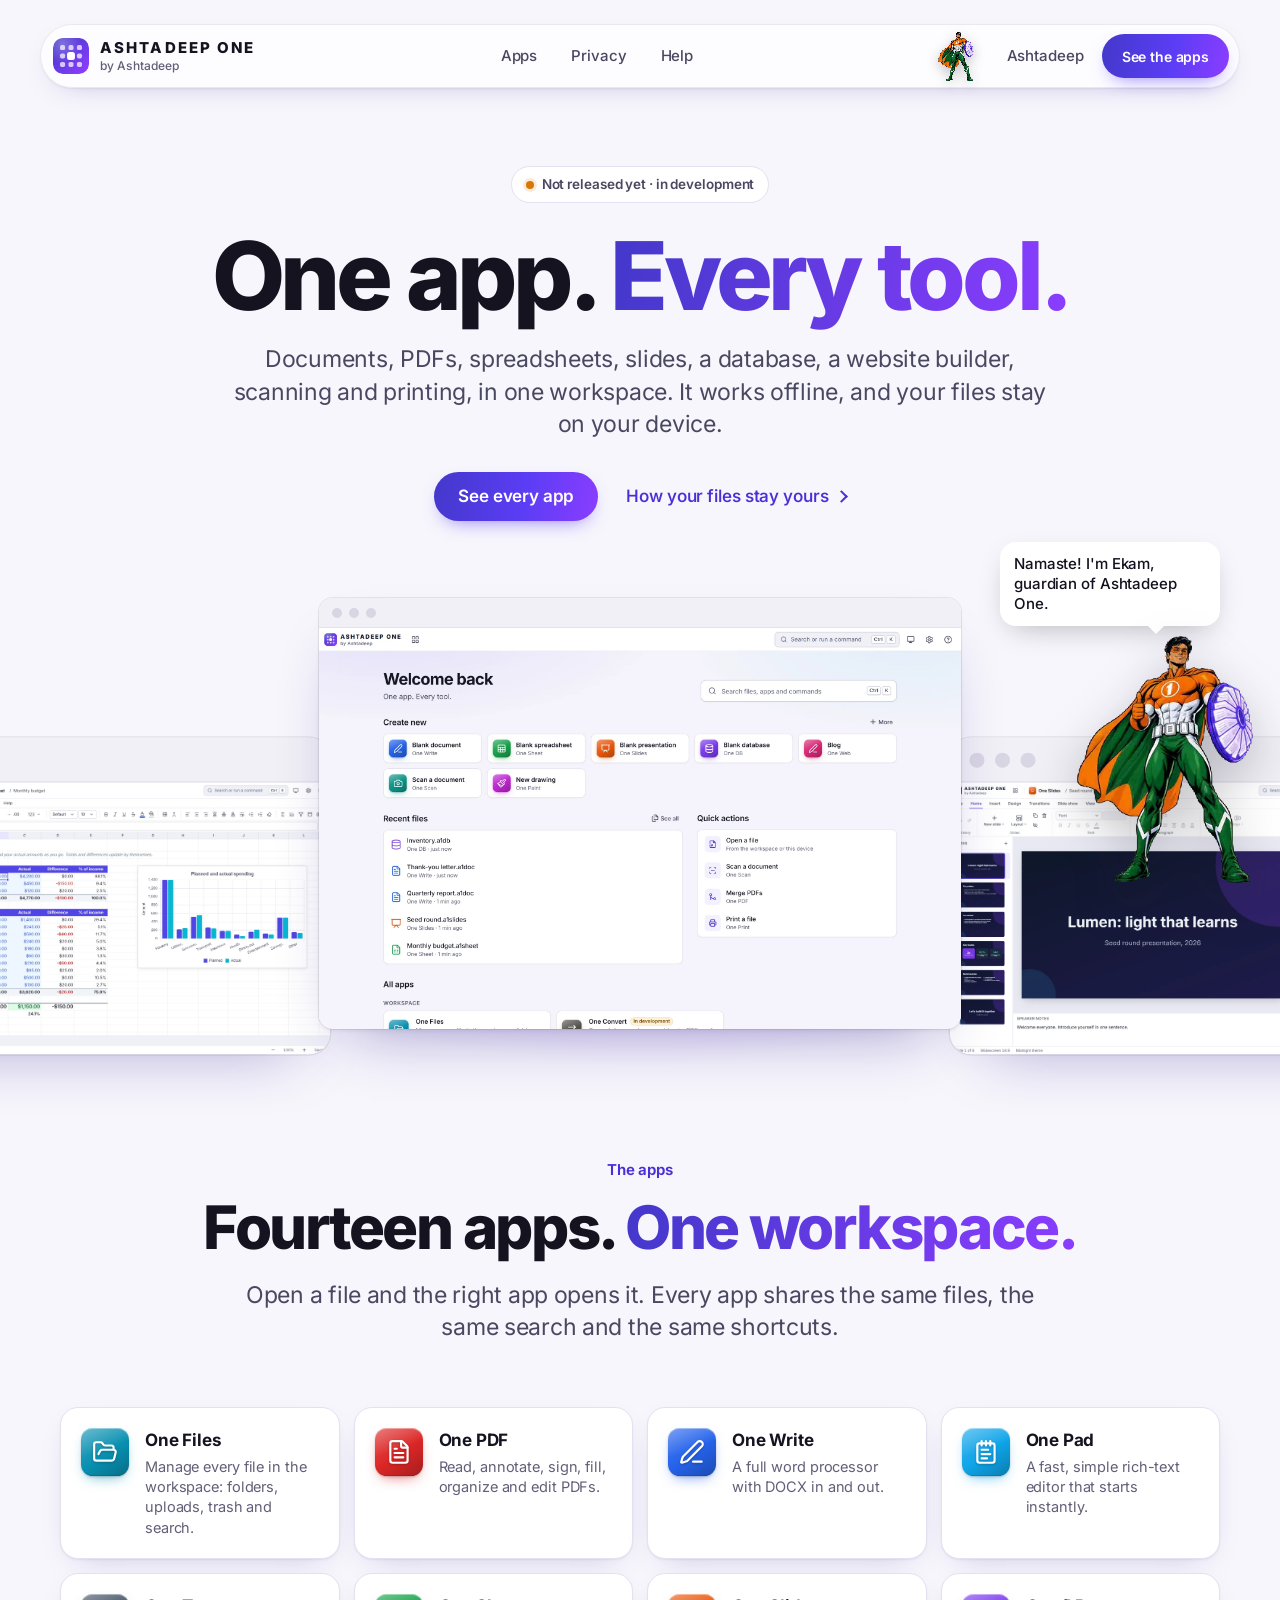
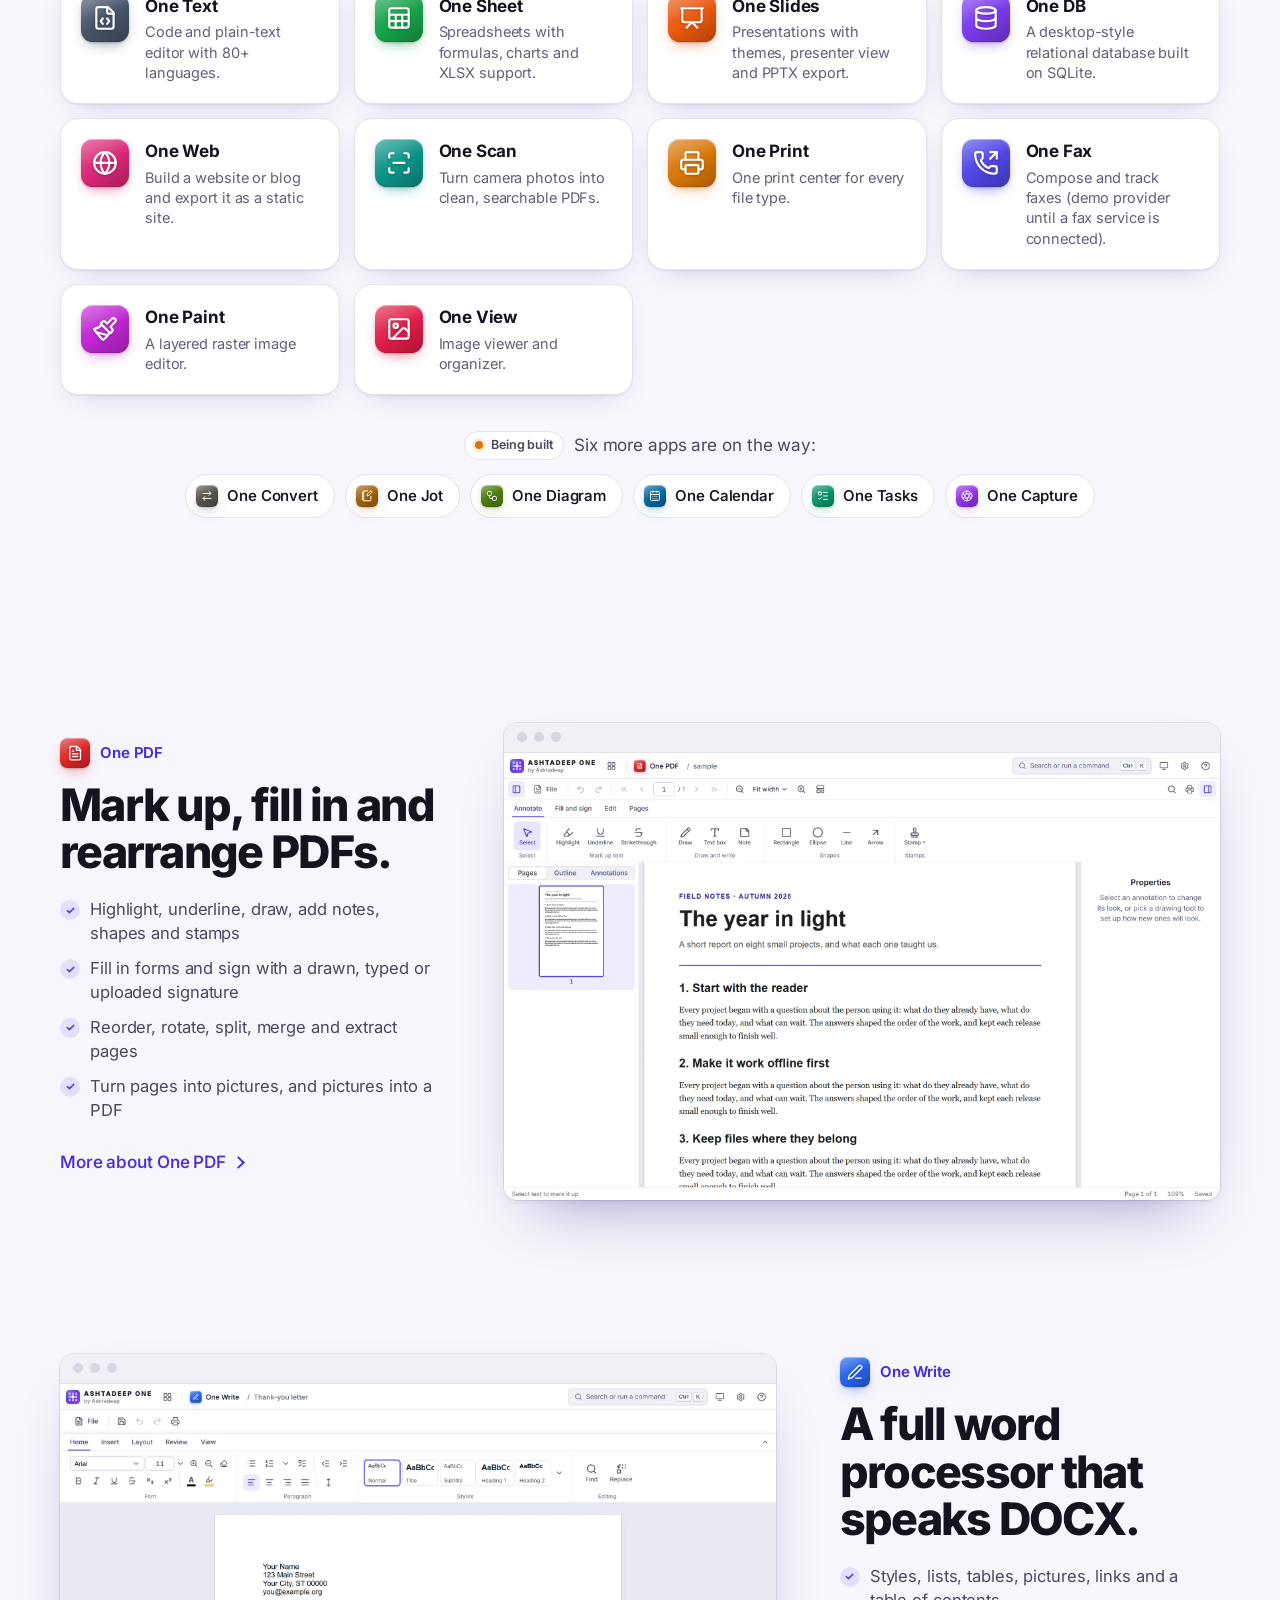
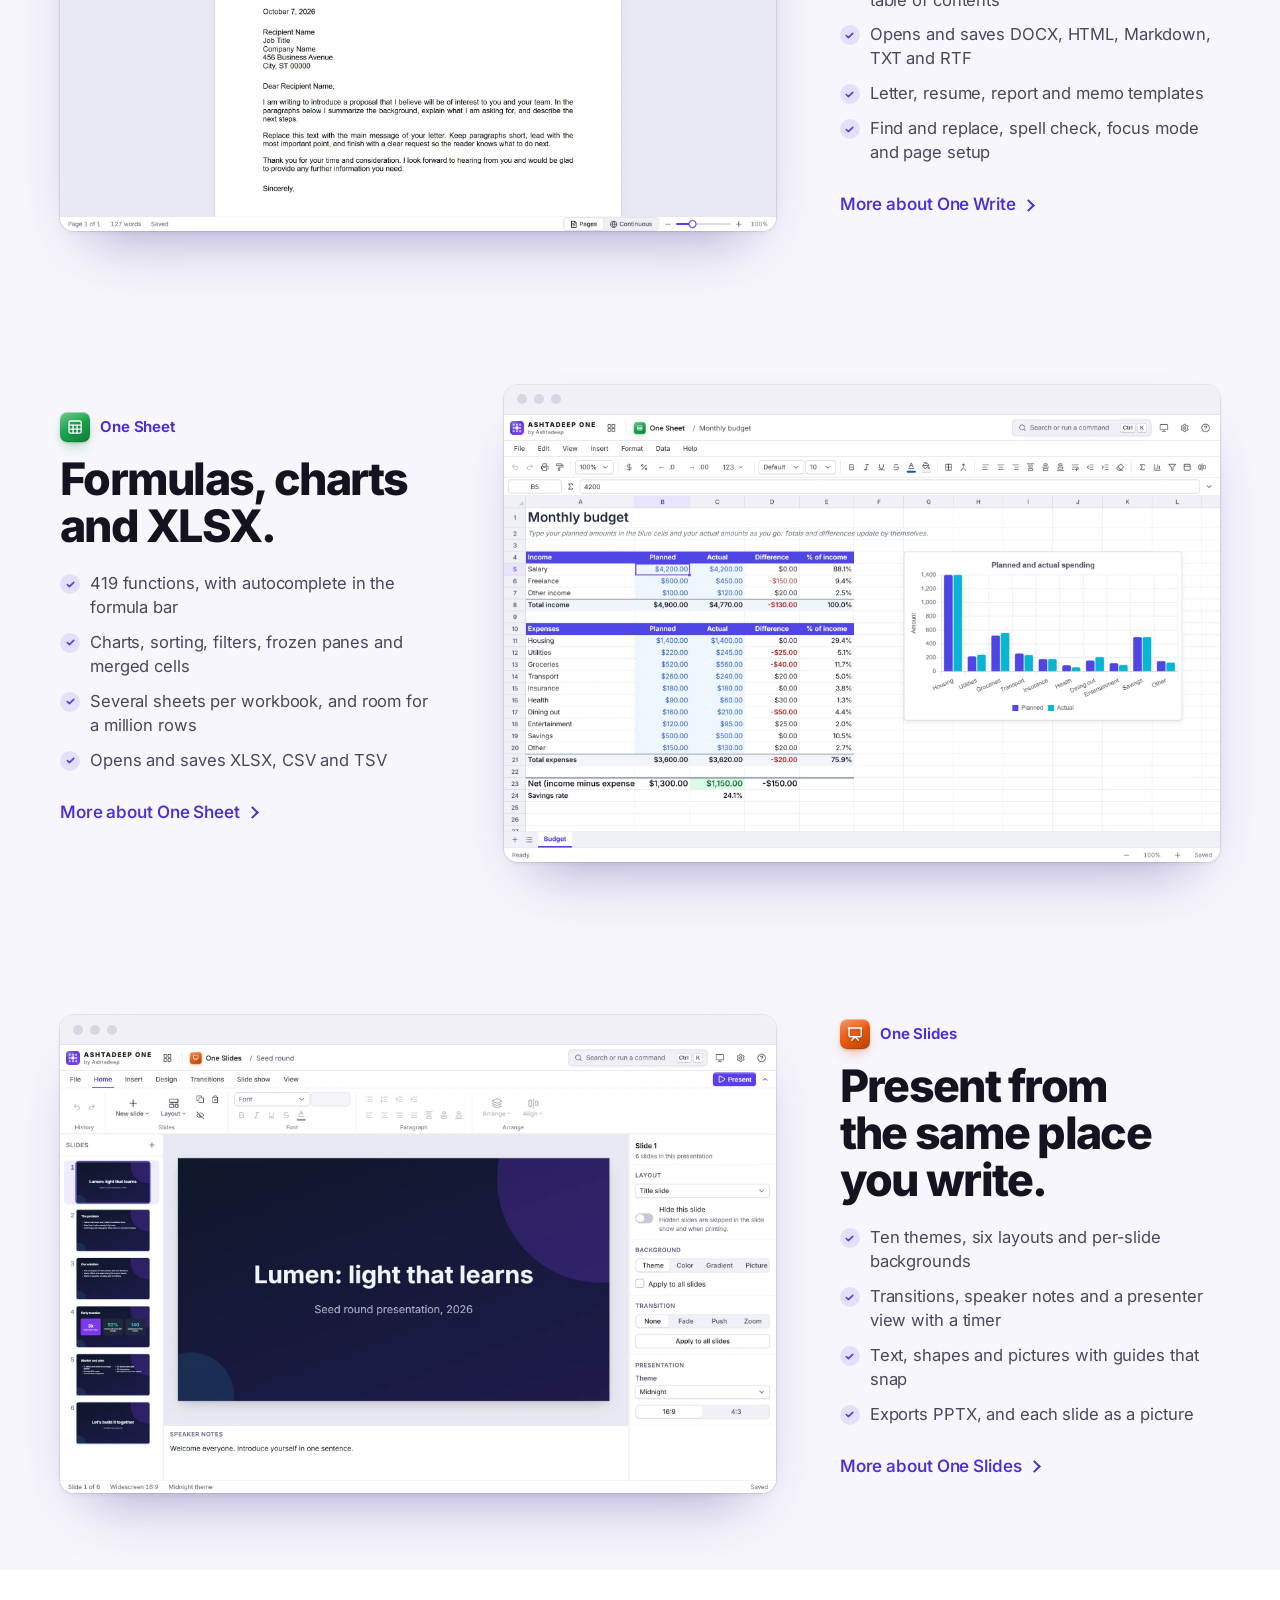
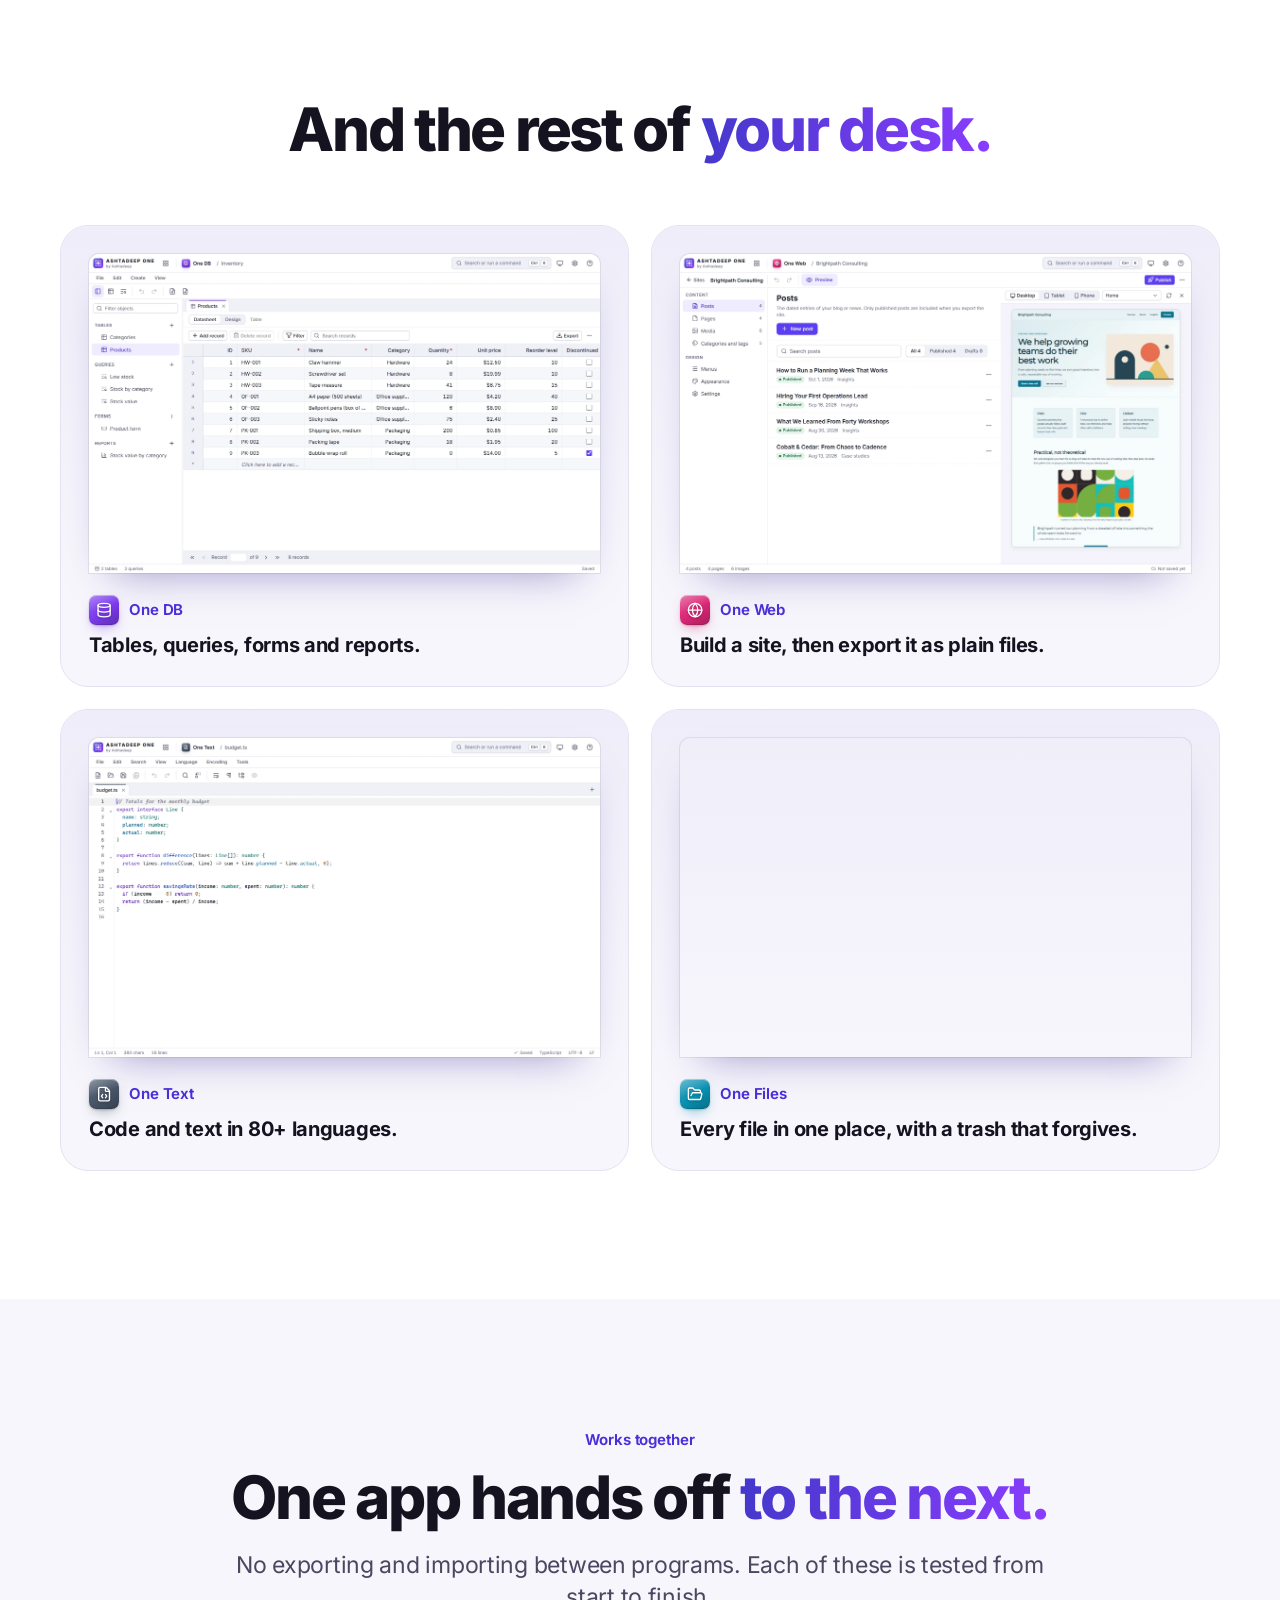
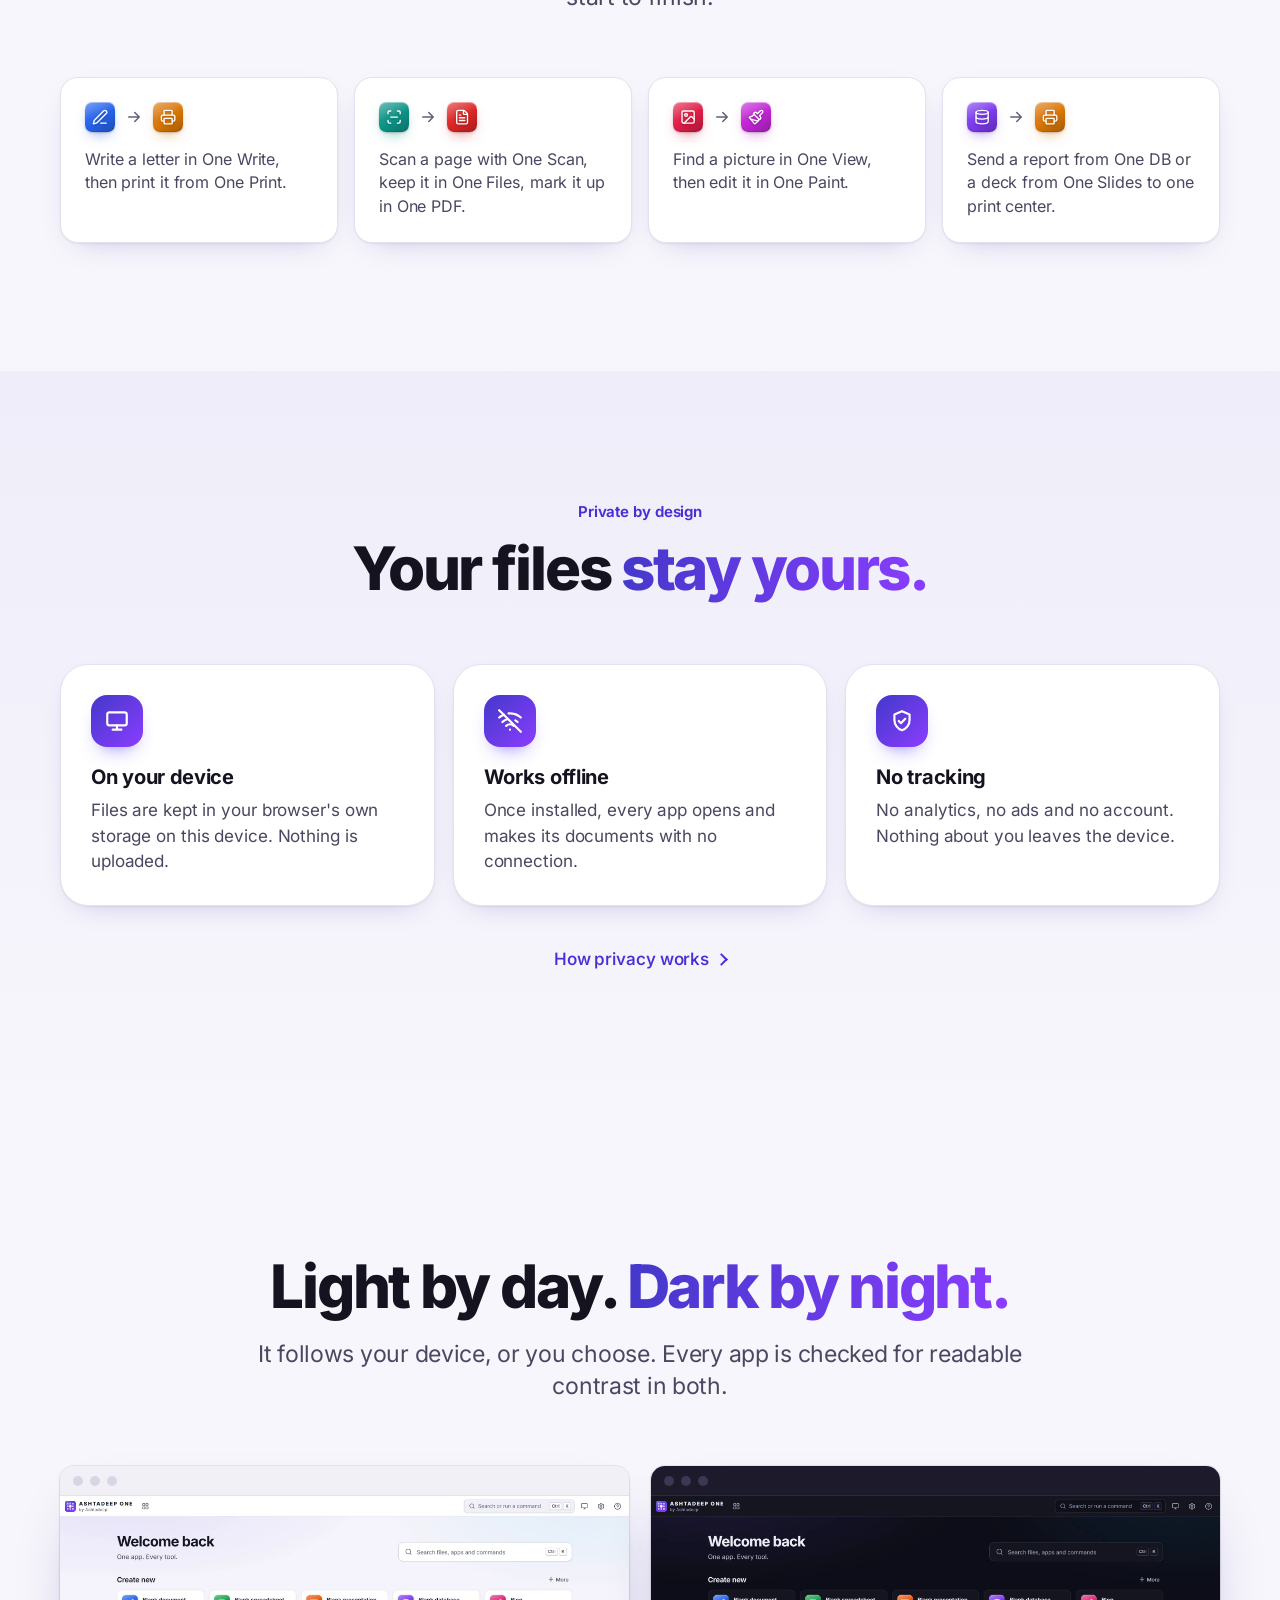
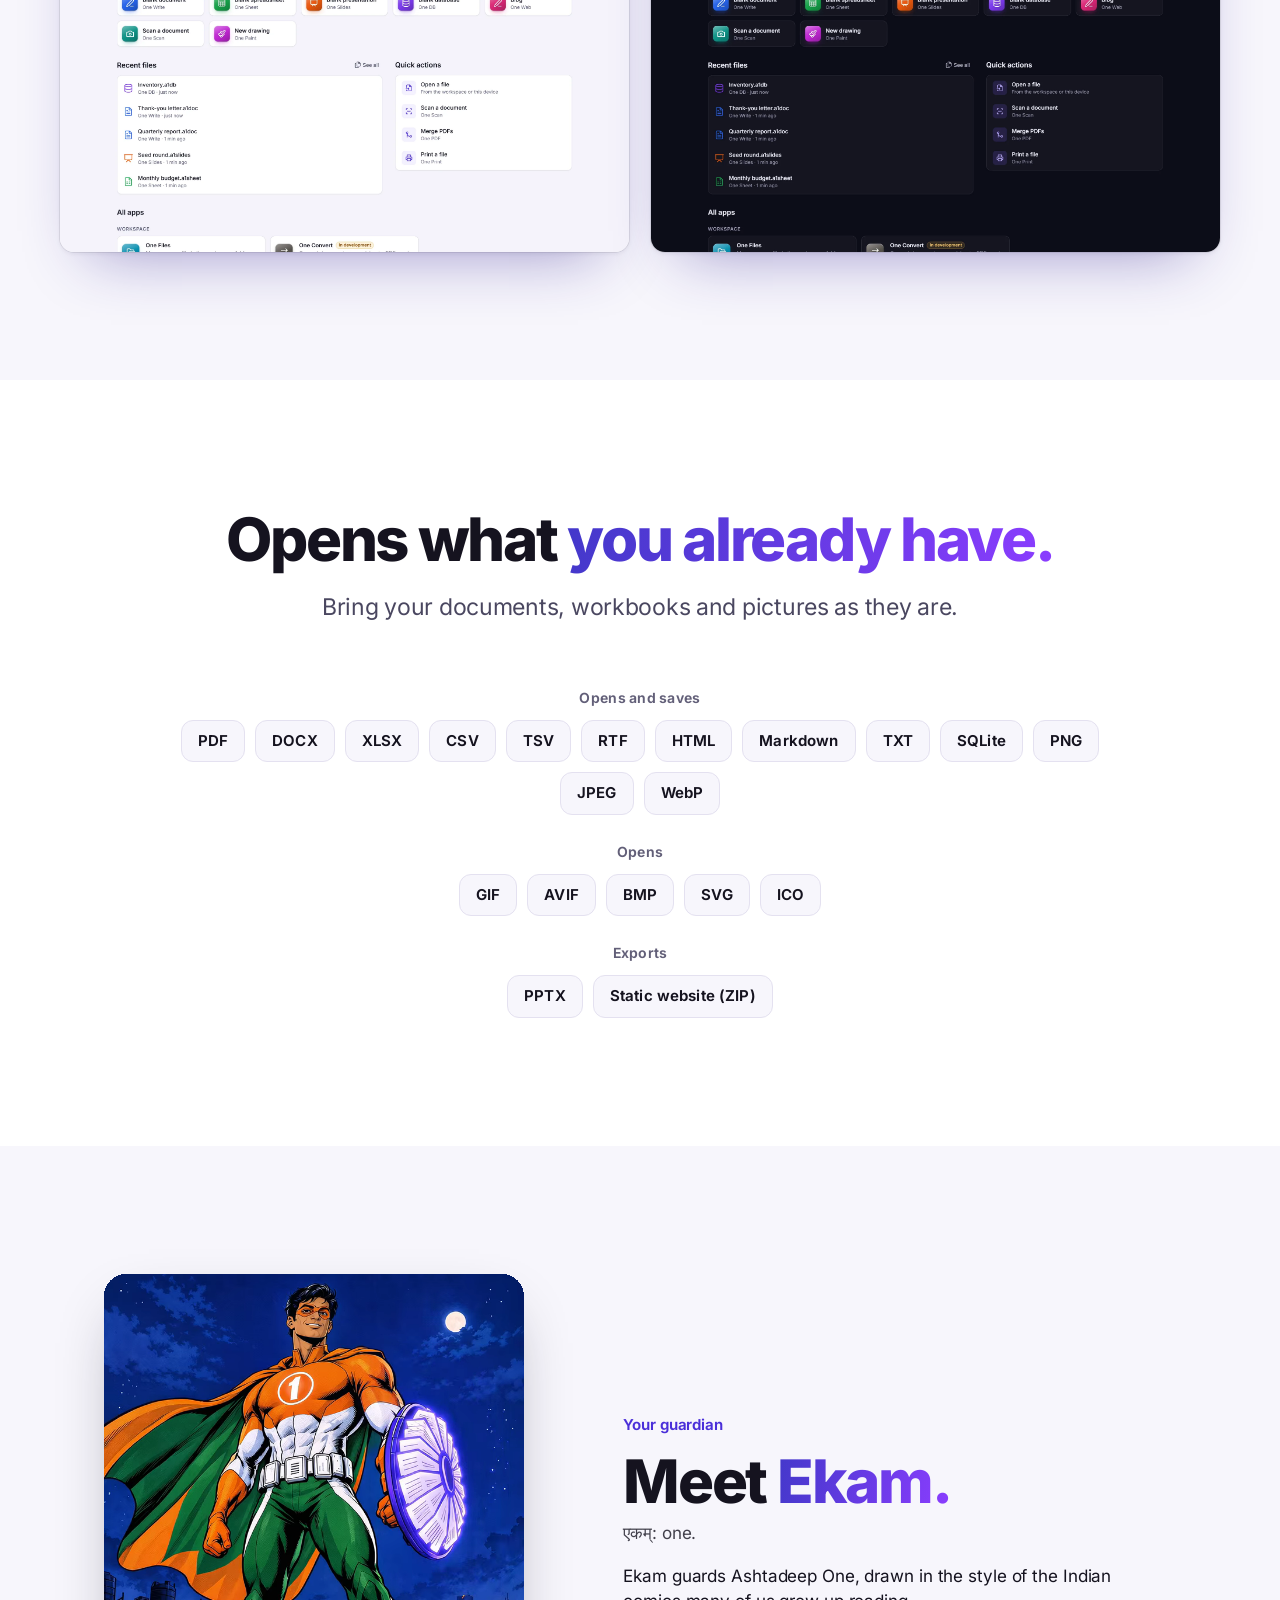
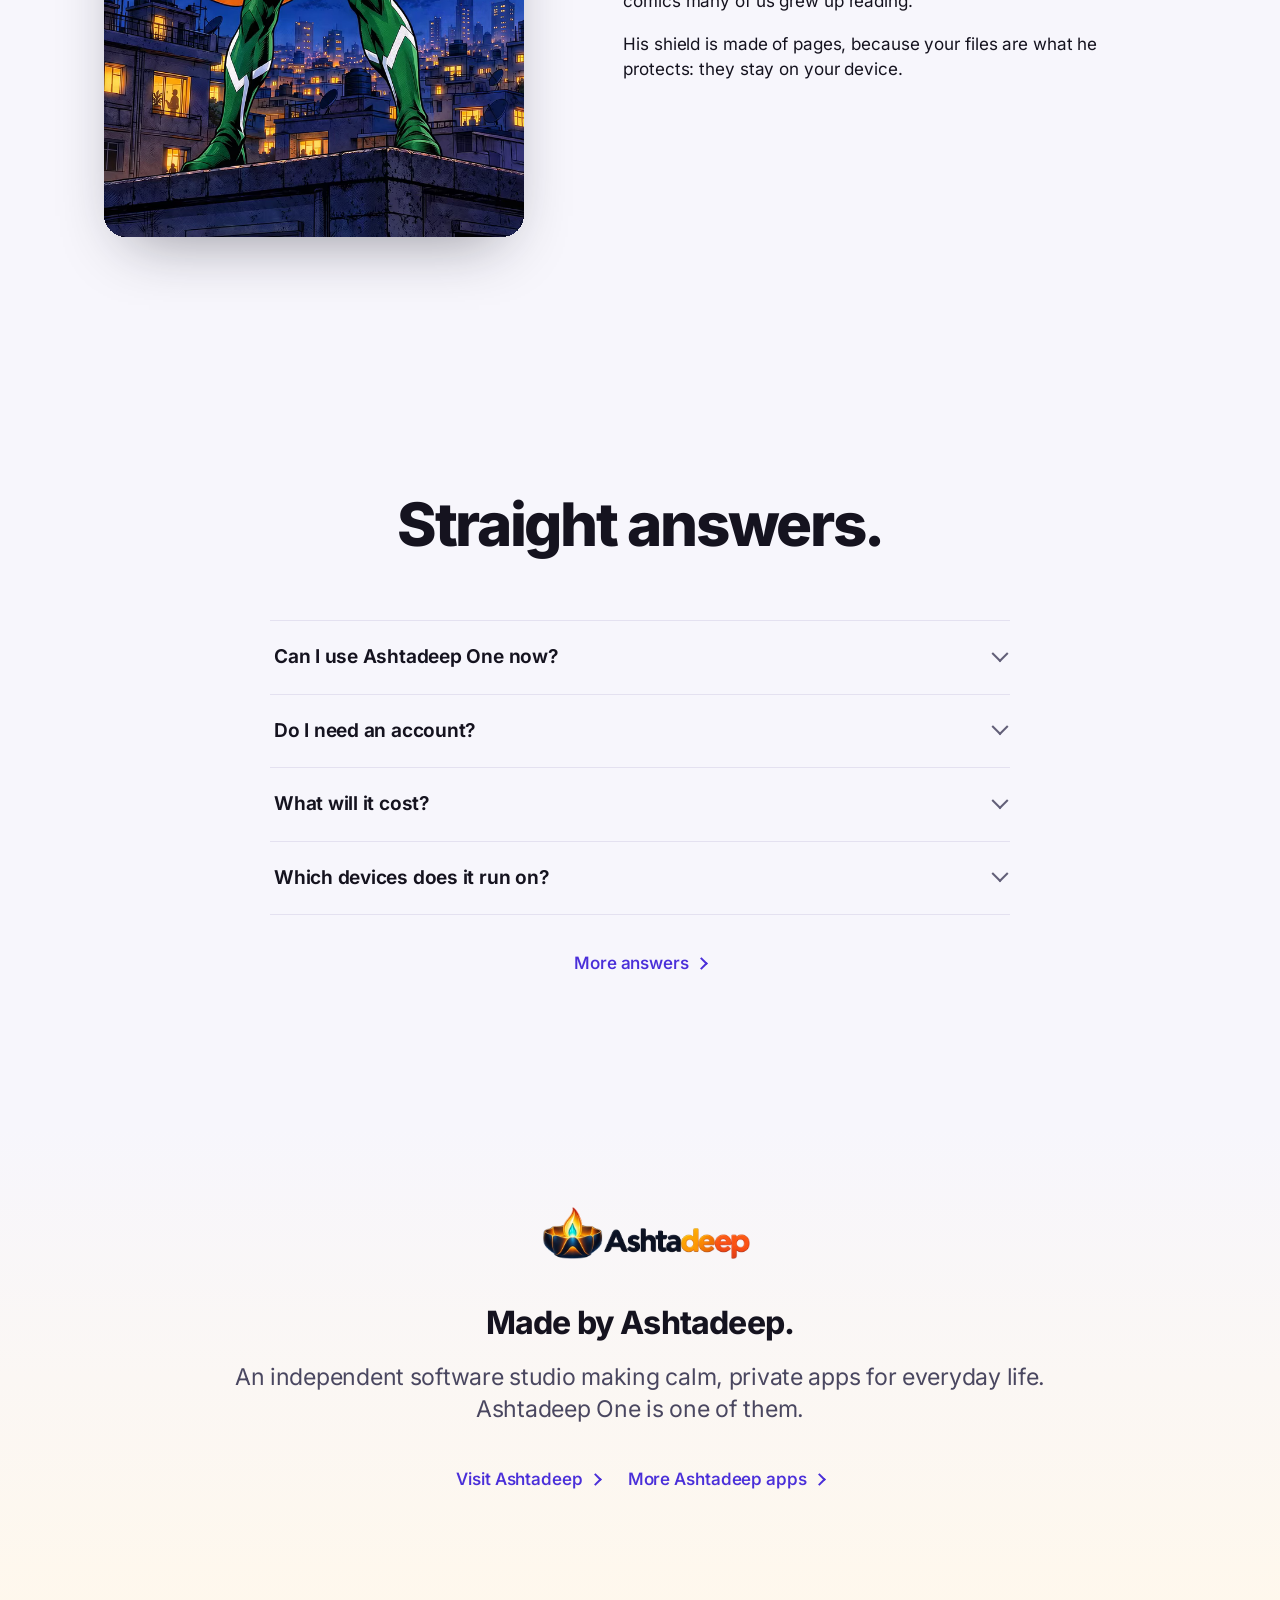
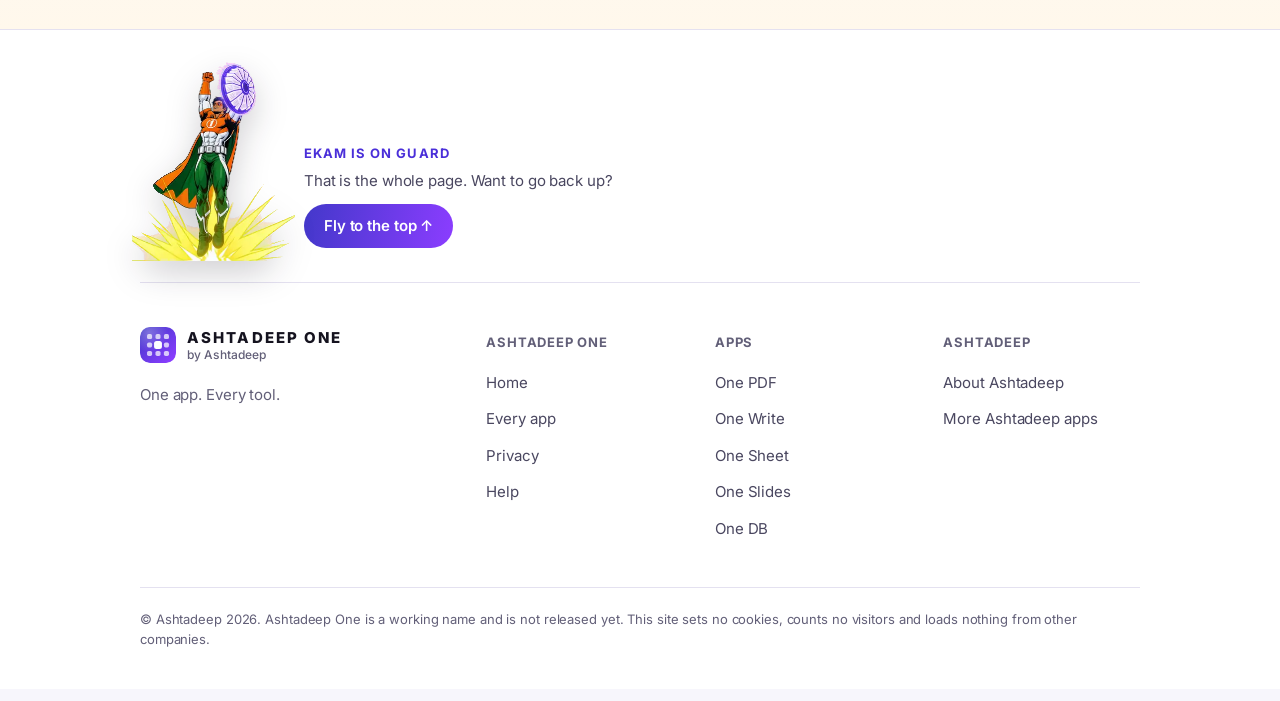
<file: index.html>
<!doctype html>
<html lang="en">
<head>
<meta charset="utf-8">
<meta name="viewport" content="width=device-width, initial-scale=1, viewport-fit=cover">
<title>Ashtadeep One: One app. Every tool.</title>
<meta name="description" content="A premium, local-first productivity suite: PDF, documents, spreadsheets, presentations, databases, scanning, printing and more in one workspace.">
<meta name="theme-color" content="#ffffff">
<link rel="canonical" href="https://one.ashtadeep.com/">
<link rel="icon" href="assets/brand/favicon.svg" type="image/svg+xml">
<link rel="apple-touch-icon" href="assets/brand/apple-touch-icon.png">
<meta property="og:type" content="website">
<meta property="og:site_name" content="Ashtadeep One">
<meta property="og:title" content="Ashtadeep One: One app. Every tool.">
<meta property="og:description" content="A premium, local-first productivity suite: PDF, documents, spreadsheets, presentations, databases, scanning, printing and more in one workspace.">
<meta property="og:url" content="https://one.ashtadeep.com/">
<meta property="og:image" content="https://one.ashtadeep.com/assets/brand/share.png">
<meta property="og:image:width" content="1200">
<meta property="og:image:height" content="630">
<meta property="og:image:alt" content="ASHTADEEP ONE: One app. Every tool.">
<meta name="twitter:card" content="summary_large_image">
<link rel="preload" href="assets/fonts/inter-latin-wght-normal.woff2" as="font" type="font/woff2" crossorigin>
<link rel="stylesheet" href="styles.css">
<script src="site.js" defer></script>
</head>
<body>
<a class="skip" href="#main">Skip to content</a>
<header class="nav">
  <nav class="nav-in" aria-label="Main">
    <a class="brand" href="index.html" aria-label="Ashtadeep One, home"><img src="assets/brand/favicon.svg" alt="" width="36" height="36"><span class="wordmark">ASHTADEEP ONE<small>by Ashtadeep</small></span></a>
    <ul class="links"><li><a href="apps.html">Apps</a></li><li><a href="privacy.html">Privacy</a></li><li><a href="help.html">Help</a></li></ul>
    <a class="mini-ekam" href="#main" aria-label="Back to the top" title="Back to the top"><img class="ekam" src="assets/mascot/ekam-stand.webp" alt="" width="328" height="440"></a>
    <div class="nav-cta"><a class="company" href="https://ashtadeep.com/">Ashtadeep</a><a class="btn sm" href="apps.html">See the apps</a></div>
    <details class="menu">
      <summary aria-label="Menu"><svg viewBox="0 0 24 24" fill="none" stroke="currentColor" stroke-width="1.9" stroke-linecap="round" aria-hidden="true"><path d="M4 8h16M4 16h16"/></svg></summary>
      <div class="menu-panel"><a href="apps.html">Apps</a><a href="privacy.html">Privacy</a><a href="help.html">Help</a><a href="https://ashtadeep.com/">Ashtadeep</a></div>
    </details>
  </nav>
</header>
<main id="main">
<section class="hero">
  <div class="wrap has-ekam">
    <span class="status">Not released yet · in development</span>
    <h1 class="d1">One app. <span class="em">Every tool.</span></h1>
    <p class="lead">Documents, PDFs, spreadsheets, slides, a database, a website builder, scanning and printing, in one workspace. It works offline, and your files stay on your device.</p>
    <div class="actions"><a class="btn" href="apps.html">See every app</a><a class="more" href="privacy.html">How your files stay yours</a></div>
    <div class="mascot" data-lines="[&quot;Namaste! I'm Ekam, guardian of Ashtadeep One.&quot;,&quot;Documents, PDFs, sheets and slides, in one workspace.&quot;,&quot;It works offline, and your files stay on your device.&quot;,&quot;We're still building it. Have a look around!&quot;]">
      <p class="bubble" aria-live="polite">Namaste! I'm Ekam, guardian of Ashtadeep One.</p>
      <img class="ekam" src="assets/mascot/ekam-stand.webp" alt="Ekam, the Ashtadeep One guardian, giving a thumbs-up and holding his shield of pages" width="328" height="440">
    </div>
  </div>
  <div class="hero-stage">
    <div class="side left"><div class="win"><div class="win-bar" aria-hidden="true"><i></i><i></i><i></i></div><img class="" src="assets/screens/sheet.webp" alt="One Sheet with a monthly budget: planned and actual amounts for income and expenses, and a bar chart comparing them" width="2160" height="1350" decoding="async"></div></div>
    <div class="front"><div class="win"><div class="win-bar" aria-hidden="true"><i></i><i></i><i></i></div><img class="" src="assets/screens/home.webp" alt="The Ashtadeep One home page: create a document, spreadsheet, presentation, database or blog, recent files, quick actions and every app" width="2160" height="1350" decoding="async"></div></div>
    <div class="side right"><div class="win"><div class="win-bar" aria-hidden="true"><i></i><i></i><i></i></div><img class="" src="assets/screens/slides.webp" alt="One Slides with a six-slide pitch deck in a dark theme, the slide list on the left and the layout and theme settings on the right" width="2160" height="1350" decoding="async"></div></div>
  </div>
</section>

<section class="sec" aria-labelledby="apps-title">
  <div class="wrap-wide">
    <div class="head center">
      <p class="eyebrow">The apps</p>
      <h2 class="d2 reveal" id="apps-title">Fourteen apps. <span class="em">One workspace.</span></h2>
      <p class="lead reveal">Open a file and the right app opens it. Every app shares the same files, the same search and the same shortcuts.</p>
    </div>
    <ul class="tiles"><li><a class="tile reveal" href="apps.html#files"><span class="app-icon " style="--accent:#0891b2"><svg class="" viewBox="0 0 24 24" fill="none" stroke="currentColor" stroke-width="2" stroke-linecap="round" stroke-linejoin="round" aria-hidden="true"><path d="m6 14 1.5-2.9A2 2 0 0 1 9.24 10H20a2 2 0 0 1 1.94 2.5l-1.54 6a2 2 0 0 1-1.95 1.5H4a2 2 0 0 1-2-2V5a2 2 0 0 1 2-2h3.9a2 2 0 0 1 1.69.9l.81 1.2a2 2 0 0 0 1.67.9H18a2 2 0 0 1 2 2v2"/></svg></span><span><b>One Files</b><span>Manage every file in the workspace: folders, uploads, trash and search.</span></span></a></li><li><a class="tile reveal" href="apps.html#pdf"><span class="app-icon " style="--accent:#dc2626"><svg class="" viewBox="0 0 24 24" fill="none" stroke="currentColor" stroke-width="2" stroke-linecap="round" stroke-linejoin="round" aria-hidden="true"><path d="M6 22a2 2 0 0 1-2-2V4a2 2 0 0 1 2-2h8a2.4 2.4 0 0 1 1.704.706l3.588 3.588A2.4 2.4 0 0 1 20 8v12a2 2 0 0 1-2 2z"/><path d="M14 2v5a1 1 0 0 0 1 1h5"/><path d="M10 9H8"/><path d="M16 13H8"/><path d="M16 17H8"/></svg></span><span><b>One PDF</b><span>Read, annotate, sign, fill, organize and edit PDFs.</span></span></a></li><li><a class="tile reveal" href="apps.html#writer"><span class="app-icon " style="--accent:#2563eb"><svg class="" viewBox="0 0 24 24" fill="none" stroke="currentColor" stroke-width="2" stroke-linecap="round" stroke-linejoin="round" aria-hidden="true"><path d="M13 21h8"/><path d="M21.174 6.812a1 1 0 0 0-3.986-3.987L3.842 16.174a2 2 0 0 0-.5.83l-1.321 4.352a.5.5 0 0 0 .623.622l4.353-1.32a2 2 0 0 0 .83-.497z"/></svg></span><span><b>One Write</b><span>A full word processor with DOCX in and out.</span></span></a></li><li><a class="tile reveal" href="apps.html#pad"><span class="app-icon " style="--accent:#0ea5e9"><svg class="" viewBox="0 0 24 24" fill="none" stroke="currentColor" stroke-width="2" stroke-linecap="round" stroke-linejoin="round" aria-hidden="true"><path d="M8 2v4"/><path d="M12 2v4"/><path d="M16 2v4"/><rect width="16" height="18" x="4" y="4" rx="2"/><path d="M8 10h6"/><path d="M8 14h8"/><path d="M8 18h5"/></svg></span><span><b>One Pad</b><span>A fast, simple rich-text editor that starts instantly.</span></span></a></li><li><a class="tile reveal" href="apps.html#notes"><span class="app-icon " style="--accent:#475569"><svg class="" viewBox="0 0 24 24" fill="none" stroke="currentColor" stroke-width="2" stroke-linecap="round" stroke-linejoin="round" aria-hidden="true"><path d="M6 22a2 2 0 0 1-2-2V4a2 2 0 0 1 2-2h8a2.4 2.4 0 0 1 1.704.706l3.588 3.588A2.4 2.4 0 0 1 20 8v12a2 2 0 0 1-2 2z"/><path d="M14 2v5a1 1 0 0 0 1 1h5"/><path d="M10 12.5 8 15l2 2.5"/><path d="m14 12.5 2 2.5-2 2.5"/></svg></span><span><b>One Text</b><span>Code and plain-text editor with 80+ languages.</span></span></a></li><li><a class="tile reveal" href="apps.html#sheets"><span class="app-icon " style="--accent:#16a34a"><svg class="" viewBox="0 0 24 24" fill="none" stroke="currentColor" stroke-width="2" stroke-linecap="round" stroke-linejoin="round" aria-hidden="true"><rect width="18" height="18" x="3" y="3" rx="2" ry="2"/><line x1="3" x2="21" y1="9" y2="9"/><line x1="3" x2="21" y1="15" y2="15"/><line x1="9" x2="9" y1="9" y2="21"/><line x1="15" x2="15" y1="9" y2="21"/></svg></span><span><b>One Sheet</b><span>Spreadsheets with formulas, charts and XLSX support.</span></span></a></li><li><a class="tile reveal" href="apps.html#slides"><span class="app-icon " style="--accent:#ea580c"><svg class="" viewBox="0 0 24 24" fill="none" stroke="currentColor" stroke-width="2" stroke-linecap="round" stroke-linejoin="round" aria-hidden="true"><path d="M2 3h20"/><path d="M21 3v11a2 2 0 0 1-2 2H5a2 2 0 0 1-2-2V3"/><path d="m7 21 5-5 5 5"/></svg></span><span><b>One Slides</b><span>Presentations with themes, presenter view and PPTX export.</span></span></a></li><li><a class="tile reveal" href="apps.html#database"><span class="app-icon " style="--accent:#7c3aed"><svg class="" viewBox="0 0 24 24" fill="none" stroke="currentColor" stroke-width="2" stroke-linecap="round" stroke-linejoin="round" aria-hidden="true"><ellipse cx="12" cy="5" rx="9" ry="3"/><path d="M3 5V19A9 3 0 0 0 21 19V5"/><path d="M3 12A9 3 0 0 0 21 12"/></svg></span><span><b>One DB</b><span>A desktop-style relational database built on SQLite.</span></span></a></li><li><a class="tile reveal" href="apps.html#press"><span class="app-icon " style="--accent:#db2777"><svg class="" viewBox="0 0 24 24" fill="none" stroke="currentColor" stroke-width="2" stroke-linecap="round" stroke-linejoin="round" aria-hidden="true"><circle cx="12" cy="12" r="10"/><path d="M12 2a14.5 14.5 0 0 0 0 20 14.5 14.5 0 0 0 0-20"/><path d="M2 12h20"/></svg></span><span><b>One Web</b><span>Build a website or blog and export it as a static site.</span></span></a></li><li><a class="tile reveal" href="apps.html#scan"><span class="app-icon " style="--accent:#0d9488"><svg class="" viewBox="0 0 24 24" fill="none" stroke="currentColor" stroke-width="2" stroke-linecap="round" stroke-linejoin="round" aria-hidden="true"><path d="M3 7V5a2 2 0 0 1 2-2h2"/><path d="M17 3h2a2 2 0 0 1 2 2v2"/><path d="M21 17v2a2 2 0 0 1-2 2h-2"/><path d="M7 21H5a2 2 0 0 1-2-2v-2"/><path d="M7 12h10"/></svg></span><span><b>One Scan</b><span>Turn camera photos into clean, searchable PDFs.</span></span></a></li><li><a class="tile reveal" href="apps.html#print"><span class="app-icon " style="--accent:#d97706"><svg class="" viewBox="0 0 24 24" fill="none" stroke="currentColor" stroke-width="2" stroke-linecap="round" stroke-linejoin="round" aria-hidden="true"><path d="M6 18H4a2 2 0 0 1-2-2v-5a2 2 0 0 1 2-2h16a2 2 0 0 1 2 2v5a2 2 0 0 1-2 2h-2"/><path d="M6 9V3a1 1 0 0 1 1-1h10a1 1 0 0 1 1 1v6"/><rect x="6" y="14" width="12" height="8" rx="1"/></svg></span><span><b>One Print</b><span>One print center for every file type.</span></span></a></li><li><a class="tile reveal" href="apps.html#fax"><span class="app-icon " style="--accent:#4f46e5"><svg class="" viewBox="0 0 24 24" fill="none" stroke="currentColor" stroke-width="2" stroke-linecap="round" stroke-linejoin="round" aria-hidden="true"><path d="m16 8 6-6"/><path d="M22 8V2h-6"/><path d="M13.832 16.568a1 1 0 0 0 1.213-.303l.355-.465A2 2 0 0 1 17 15h3a2 2 0 0 1 2 2v3a2 2 0 0 1-2 2A18 18 0 0 1 2 4a2 2 0 0 1 2-2h3a2 2 0 0 1 2 2v3a2 2 0 0 1-.8 1.6l-.468.351a1 1 0 0 0-.292 1.233 14 14 0 0 0 6.392 6.384"/></svg></span><span><b>One Fax</b><span>Compose and track faxes (demo provider until a fax service is connected).</span></span></a></li><li><a class="tile reveal" href="apps.html#paint"><span class="app-icon " style="--accent:#c026d3"><svg class="" viewBox="0 0 24 24" fill="none" stroke="currentColor" stroke-width="2" stroke-linecap="round" stroke-linejoin="round" aria-hidden="true"><path d="m14.622 17.897-10.68-2.913"/><path d="M18.376 2.622a1 1 0 1 1 3.002 3.002L17.36 9.643a.5.5 0 0 0 0 .707l.944.944a2.41 2.41 0 0 1 0 3.408l-.944.944a.5.5 0 0 1-.707 0L8.354 7.348a.5.5 0 0 1 0-.707l.944-.944a2.41 2.41 0 0 1 3.408 0l.944.944a.5.5 0 0 0 .707 0z"/><path d="M9 8c-1.804 2.71-3.97 3.46-6.583 3.948a.507.507 0 0 0-.302.819l7.32 8.883a1 1 0 0 0 1.185.204C12.735 20.405 16 16.792 16 15"/></svg></span><span><b>One Paint</b><span>A layered raster image editor.</span></span></a></li><li><a class="tile reveal" href="apps.html#photos"><span class="app-icon " style="--accent:#e11d48"><svg class="" viewBox="0 0 24 24" fill="none" stroke="currentColor" stroke-width="2" stroke-linecap="round" stroke-linejoin="round" aria-hidden="true"><rect width="18" height="18" x="3" y="3" rx="2" ry="2"/><circle cx="9" cy="9" r="2"/><path d="m21 15-3.086-3.086a2 2 0 0 0-2.828 0L6 21"/></svg></span><span><b>One View</b><span>Image viewer and organizer.</span></span></a></li></ul>
    <div class="soon reveal"><p><span class="status small">Being built</span> Six more apps are on the way:</p><ul class="chips"><li><a class="chip" href="apps.html#convert"><span class="app-icon xs" style="--accent:#57534e"><svg class="" viewBox="0 0 24 24" fill="none" stroke="currentColor" stroke-width="2" stroke-linecap="round" stroke-linejoin="round" aria-hidden="true"><path d="m16 3 4 4-4 4"/><path d="M20 7H4"/><path d="m8 21-4-4 4-4"/><path d="M4 17h16"/></svg></span>One Convert</a></li><li><a class="chip" href="apps.html#notebook"><span class="app-icon xs" style="--accent:#a16207"><svg class="" viewBox="0 0 24 24" fill="none" stroke="currentColor" stroke-width="2" stroke-linecap="round" stroke-linejoin="round" aria-hidden="true"><path d="M13.4 2H6a2 2 0 0 0-2 2v16a2 2 0 0 0 2 2h12a2 2 0 0 0 2-2v-7.4"/><path d="M2 6h4"/><path d="M2 10h4"/><path d="M2 14h4"/><path d="M2 18h4"/><path d="M21.378 5.626a1 1 0 1 0-3.004-3.004l-5.01 5.012a2 2 0 0 0-.506.854l-.837 2.87a.5.5 0 0 0 .62.62l2.87-.837a2 2 0 0 0 .854-.506z"/></svg></span>One Jot</a></li><li><a class="chip" href="apps.html#diagram"><span class="app-icon xs" style="--accent:#4d7c0f"><svg class="" viewBox="0 0 24 24" fill="none" stroke="currentColor" stroke-width="2" stroke-linecap="round" stroke-linejoin="round" aria-hidden="true"><rect width="8" height="8" x="3" y="3" rx="2"/><path d="M7 11v4a2 2 0 0 0 2 2h4"/><rect width="8" height="8" x="13" y="13" rx="2"/></svg></span>One Diagram</a></li><li><a class="chip" href="apps.html#calendar"><span class="app-icon xs" style="--accent:#0369a1"><svg class="" viewBox="0 0 24 24" fill="none" stroke="currentColor" stroke-width="2" stroke-linecap="round" stroke-linejoin="round" aria-hidden="true"><path d="M8 2v3"/><path d="M16 2v3"/><rect x="3" y="3" width="18" height="18" rx="2"/><path d="M3 9h18"/><path d="M8 13h.01"/><path d="M12 13h.01"/><path d="M16 13h.01"/><path d="M8 17h.01"/><path d="M12 17h.01"/><path d="M16 17h.01"/></svg></span>One Calendar</a></li><li><a class="chip" href="apps.html#tasks"><span class="app-icon xs" style="--accent:#059669"><svg class="" viewBox="0 0 24 24" fill="none" stroke="currentColor" stroke-width="2" stroke-linecap="round" stroke-linejoin="round" aria-hidden="true"><path d="M13 5h8"/><path d="M13 12h8"/><path d="M13 19h8"/><path d="m3 17 2 2 4-4"/><rect x="3" y="4" width="6" height="6" rx="1"/></svg></span>One Tasks</a></li><li><a class="chip" href="apps.html#capture"><span class="app-icon xs" style="--accent:#9333ea"><svg class="" viewBox="0 0 24 24" fill="none" stroke="currentColor" stroke-width="2" stroke-linecap="round" stroke-linejoin="round" aria-hidden="true"><circle cx="12" cy="12" r="10"/><path d="m14.31 8 5.74 9.94"/><path d="M9.69 8h11.48"/><path d="m7.38 12 5.74-9.94"/><path d="M9.69 16 3.95 6.06"/><path d="M14.31 16H2.83"/><path d="m16.62 12-5.74 9.94"/></svg></span>One Capture</a></li></ul></div>
  </div>
</section>

<section class="sec band" aria-labelledby="band-pdf">
  <div class="wrap-wide band-in">
    <div class="band-text reveal">
      <p class="eyebrow"><span class="app-icon sm" style="--accent:#dc2626"><svg class="" viewBox="0 0 24 24" fill="none" stroke="currentColor" stroke-width="2" stroke-linecap="round" stroke-linejoin="round" aria-hidden="true"><path d="M6 22a2 2 0 0 1-2-2V4a2 2 0 0 1 2-2h8a2.4 2.4 0 0 1 1.704.706l3.588 3.588A2.4 2.4 0 0 1 20 8v12a2 2 0 0 1-2 2z"/><path d="M14 2v5a1 1 0 0 0 1 1h5"/><path d="M10 9H8"/><path d="M16 13H8"/><path d="M16 17H8"/></svg></span>One PDF</p>
      <h2 class="d2" id="band-pdf">Mark up, fill in and rearrange PDFs.</h2>
      <ul class="ticks"><li>Highlight, underline, draw, add notes, shapes and stamps</li><li>Fill in forms and sign with a drawn, typed or uploaded signature</li><li>Reorder, rotate, split, merge and extract pages</li><li>Turn pages into pictures, and pictures into a PDF</li></ul>
      <a class="more" href="apps.html#pdf">More about One PDF</a>
    </div>
    <figure class="band-shot reveal"><div class="win"><div class="win-bar" aria-hidden="true"><i></i><i></i><i></i></div><img class="" src="assets/screens/pdf.webp" alt="One PDF showing a report with numbered sections, with the annotation tools above it and the page thumbnails beside it" width="2160" height="1350" loading="lazy" decoding="async"></div></figure>
  </div>
</section>
<section class="sec band flip" aria-labelledby="band-writer">
  <div class="wrap-wide band-in">
    <div class="band-text reveal">
      <p class="eyebrow"><span class="app-icon sm" style="--accent:#2563eb"><svg class="" viewBox="0 0 24 24" fill="none" stroke="currentColor" stroke-width="2" stroke-linecap="round" stroke-linejoin="round" aria-hidden="true"><path d="M13 21h8"/><path d="M21.174 6.812a1 1 0 0 0-3.986-3.987L3.842 16.174a2 2 0 0 0-.5.83l-1.321 4.352a.5.5 0 0 0 .623.622l4.353-1.32a2 2 0 0 0 .83-.497z"/></svg></span>One Write</p>
      <h2 class="d2" id="band-writer">A full word processor that speaks DOCX.</h2>
      <ul class="ticks"><li>Styles, lists, tables, pictures, links and a table of contents</li><li>Opens and saves DOCX, HTML, Markdown, TXT and RTF</li><li>Letter, resume, report and memo templates</li><li>Find and replace, spell check, focus mode and page setup</li></ul>
      <a class="more" href="apps.html#writer">More about One Write</a>
    </div>
    <figure class="band-shot reveal"><div class="win"><div class="win-bar" aria-hidden="true"><i></i><i></i><i></i></div><img class="" src="assets/screens/letter.webp" alt="One Write with a letter open on an A4 page, and the Home ribbon with fonts, paragraph settings and styles" width="2160" height="1350" loading="lazy" decoding="async"></div></figure>
  </div>
</section>
<section class="sec band" aria-labelledby="band-sheets">
  <div class="wrap-wide band-in">
    <div class="band-text reveal">
      <p class="eyebrow"><span class="app-icon sm" style="--accent:#16a34a"><svg class="" viewBox="0 0 24 24" fill="none" stroke="currentColor" stroke-width="2" stroke-linecap="round" stroke-linejoin="round" aria-hidden="true"><rect width="18" height="18" x="3" y="3" rx="2" ry="2"/><line x1="3" x2="21" y1="9" y2="9"/><line x1="3" x2="21" y1="15" y2="15"/><line x1="9" x2="9" y1="9" y2="21"/><line x1="15" x2="15" y1="9" y2="21"/></svg></span>One Sheet</p>
      <h2 class="d2" id="band-sheets">Formulas, charts and XLSX.</h2>
      <ul class="ticks"><li>419 functions, with autocomplete in the formula bar</li><li>Charts, sorting, filters, frozen panes and merged cells</li><li>Several sheets per workbook, and room for a million rows</li><li>Opens and saves XLSX, CSV and TSV</li></ul>
      <a class="more" href="apps.html#sheets">More about One Sheet</a>
    </div>
    <figure class="band-shot reveal"><div class="win"><div class="win-bar" aria-hidden="true"><i></i><i></i><i></i></div><img class="" src="assets/screens/sheet.webp" alt="One Sheet with a monthly budget: planned and actual amounts for income and expenses, and a bar chart comparing them" width="2160" height="1350" loading="lazy" decoding="async"></div></figure>
  </div>
</section>
<section class="sec band flip" aria-labelledby="band-slides">
  <div class="wrap-wide band-in">
    <div class="band-text reveal">
      <p class="eyebrow"><span class="app-icon sm" style="--accent:#ea580c"><svg class="" viewBox="0 0 24 24" fill="none" stroke="currentColor" stroke-width="2" stroke-linecap="round" stroke-linejoin="round" aria-hidden="true"><path d="M2 3h20"/><path d="M21 3v11a2 2 0 0 1-2 2H5a2 2 0 0 1-2-2V3"/><path d="m7 21 5-5 5 5"/></svg></span>One Slides</p>
      <h2 class="d2" id="band-slides">Present from the same place you write.</h2>
      <ul class="ticks"><li>Ten themes, six layouts and per-slide backgrounds</li><li>Transitions, speaker notes and a presenter view with a timer</li><li>Text, shapes and pictures with guides that snap</li><li>Exports PPTX, and each slide as a picture</li></ul>
      <a class="more" href="apps.html#slides">More about One Slides</a>
    </div>
    <figure class="band-shot reveal"><div class="win"><div class="win-bar" aria-hidden="true"><i></i><i></i><i></i></div><img class="" src="assets/screens/slides.webp" alt="One Slides with a six-slide pitch deck in a dark theme, the slide list on the left and the layout and theme settings on the right" width="2160" height="1350" loading="lazy" decoding="async"></div></figure>
  </div>
</section>

<section class="sec alt" aria-labelledby="more-title">
  <div class="wrap-wide">
    <div class="head center"><h2 class="d2 reveal" id="more-title">And the rest of <span class="em">your desk.</span></h2></div>
    <ul class="cards"><li class="card reveal"><a href="apps.html#database"><div class="card-shot"><img class="" src="assets/screens/db.webp" alt="One DB showing an inventory table of nine products with their category, quantity, price and reorder level" width="2160" height="1350" loading="lazy" decoding="async"></div><div class="card-text"><p class="eyebrow"><span class="app-icon sm" style="--accent:#7c3aed"><svg class="" viewBox="0 0 24 24" fill="none" stroke="currentColor" stroke-width="2" stroke-linecap="round" stroke-linejoin="round" aria-hidden="true"><ellipse cx="12" cy="5" rx="9" ry="3"/><path d="M3 5V19A9 3 0 0 0 21 19V5"/><path d="M3 12A9 3 0 0 0 21 12"/></svg></span>One DB</p><h3 class="d4">Tables, queries, forms and reports.</h3></div></a></li><li class="card reveal"><a href="apps.html#press"><div class="card-shot"><img class="" src="assets/screens/web.webp" alt="One Web previewing a business website next to its list of blog posts" width="2160" height="1350" loading="lazy" decoding="async"></div><div class="card-text"><p class="eyebrow"><span class="app-icon sm" style="--accent:#db2777"><svg class="" viewBox="0 0 24 24" fill="none" stroke="currentColor" stroke-width="2" stroke-linecap="round" stroke-linejoin="round" aria-hidden="true"><circle cx="12" cy="12" r="10"/><path d="M12 2a14.5 14.5 0 0 0 0 20 14.5 14.5 0 0 0 0-20"/><path d="M2 12h20"/></svg></span>One Web</p><h3 class="d4">Build a site, then export it as plain files.</h3></div></a></li><li class="card reveal"><a href="apps.html#notes"><div class="card-shot"><img class="" src="assets/screens/text.webp" alt="One Text with a TypeScript file open, its syntax highlighted" width="2160" height="1350" loading="lazy" decoding="async"></div><div class="card-text"><p class="eyebrow"><span class="app-icon sm" style="--accent:#475569"><svg class="" viewBox="0 0 24 24" fill="none" stroke="currentColor" stroke-width="2" stroke-linecap="round" stroke-linejoin="round" aria-hidden="true"><path d="M6 22a2 2 0 0 1-2-2V4a2 2 0 0 1 2-2h8a2.4 2.4 0 0 1 1.704.706l3.588 3.588A2.4 2.4 0 0 1 20 8v12a2 2 0 0 1-2 2z"/><path d="M14 2v5a1 1 0 0 0 1 1h5"/><path d="M10 12.5 8 15l2 2.5"/><path d="m14 12.5 2 2.5-2 2.5"/></svg></span>One Text</p><h3 class="d4">Code and text in 80+ languages.</h3></div></a></li><li class="card reveal"><a href="apps.html#files"><div class="card-shot"><img class="" src="assets/screens/files.webp" alt="One Files showing folders for databases, documents, PDFs, pictures, presentations, scans, sites and spreadsheets" width="2160" height="1350" loading="lazy" decoding="async"></div><div class="card-text"><p class="eyebrow"><span class="app-icon sm" style="--accent:#0891b2"><svg class="" viewBox="0 0 24 24" fill="none" stroke="currentColor" stroke-width="2" stroke-linecap="round" stroke-linejoin="round" aria-hidden="true"><path d="m6 14 1.5-2.9A2 2 0 0 1 9.24 10H20a2 2 0 0 1 1.94 2.5l-1.54 6a2 2 0 0 1-1.95 1.5H4a2 2 0 0 1-2-2V5a2 2 0 0 1 2-2h3.9a2 2 0 0 1 1.69.9l.81 1.2a2 2 0 0 0 1.67.9H18a2 2 0 0 1 2 2v2"/></svg></span>One Files</p><h3 class="d4">Every file in one place, with a trash that forgives.</h3></div></a></li></ul>
  </div>
</section>

<section class="sec" aria-labelledby="together-title">
  <div class="wrap-wide">
    <div class="head center">
      <p class="eyebrow">Works together</p>
      <h2 class="d2 reveal" id="together-title">One app hands off <span class="em">to the next.</span></h2>
      <p class="lead reveal">No exporting and importing between programs. Each of these is tested from start to finish.</p>
    </div>
    <ul class="journeys"><li class="journey reveal"><span class="pair"><span class="app-icon sm" style="--accent:#2563eb"><svg class="" viewBox="0 0 24 24" fill="none" stroke="currentColor" stroke-width="2" stroke-linecap="round" stroke-linejoin="round" aria-hidden="true"><path d="M13 21h8"/><path d="M21.174 6.812a1 1 0 0 0-3.986-3.987L3.842 16.174a2 2 0 0 0-.5.83l-1.321 4.352a.5.5 0 0 0 .623.622l4.353-1.32a2 2 0 0 0 .83-.497z"/></svg></span><svg class="arrow" viewBox="0 0 24 24" fill="none" stroke="currentColor" stroke-width="2" stroke-linecap="round" stroke-linejoin="round" aria-hidden="true"><path d="M5 12h14M13 6l6 6-6 6"/></svg><span class="app-icon sm" style="--accent:#d97706"><svg class="" viewBox="0 0 24 24" fill="none" stroke="currentColor" stroke-width="2" stroke-linecap="round" stroke-linejoin="round" aria-hidden="true"><path d="M6 18H4a2 2 0 0 1-2-2v-5a2 2 0 0 1 2-2h16a2 2 0 0 1 2 2v5a2 2 0 0 1-2 2h-2"/><path d="M6 9V3a1 1 0 0 1 1-1h10a1 1 0 0 1 1 1v6"/><rect x="6" y="14" width="12" height="8" rx="1"/></svg></span></span><p>Write a letter in One Write, then print it from One Print.</p></li><li class="journey reveal"><span class="pair"><span class="app-icon sm" style="--accent:#0d9488"><svg class="" viewBox="0 0 24 24" fill="none" stroke="currentColor" stroke-width="2" stroke-linecap="round" stroke-linejoin="round" aria-hidden="true"><path d="M3 7V5a2 2 0 0 1 2-2h2"/><path d="M17 3h2a2 2 0 0 1 2 2v2"/><path d="M21 17v2a2 2 0 0 1-2 2h-2"/><path d="M7 21H5a2 2 0 0 1-2-2v-2"/><path d="M7 12h10"/></svg></span><svg class="arrow" viewBox="0 0 24 24" fill="none" stroke="currentColor" stroke-width="2" stroke-linecap="round" stroke-linejoin="round" aria-hidden="true"><path d="M5 12h14M13 6l6 6-6 6"/></svg><span class="app-icon sm" style="--accent:#dc2626"><svg class="" viewBox="0 0 24 24" fill="none" stroke="currentColor" stroke-width="2" stroke-linecap="round" stroke-linejoin="round" aria-hidden="true"><path d="M6 22a2 2 0 0 1-2-2V4a2 2 0 0 1 2-2h8a2.4 2.4 0 0 1 1.704.706l3.588 3.588A2.4 2.4 0 0 1 20 8v12a2 2 0 0 1-2 2z"/><path d="M14 2v5a1 1 0 0 0 1 1h5"/><path d="M10 9H8"/><path d="M16 13H8"/><path d="M16 17H8"/></svg></span></span><p>Scan a page with One Scan, keep it in One Files, mark it up in One PDF.</p></li><li class="journey reveal"><span class="pair"><span class="app-icon sm" style="--accent:#e11d48"><svg class="" viewBox="0 0 24 24" fill="none" stroke="currentColor" stroke-width="2" stroke-linecap="round" stroke-linejoin="round" aria-hidden="true"><rect width="18" height="18" x="3" y="3" rx="2" ry="2"/><circle cx="9" cy="9" r="2"/><path d="m21 15-3.086-3.086a2 2 0 0 0-2.828 0L6 21"/></svg></span><svg class="arrow" viewBox="0 0 24 24" fill="none" stroke="currentColor" stroke-width="2" stroke-linecap="round" stroke-linejoin="round" aria-hidden="true"><path d="M5 12h14M13 6l6 6-6 6"/></svg><span class="app-icon sm" style="--accent:#c026d3"><svg class="" viewBox="0 0 24 24" fill="none" stroke="currentColor" stroke-width="2" stroke-linecap="round" stroke-linejoin="round" aria-hidden="true"><path d="m14.622 17.897-10.68-2.913"/><path d="M18.376 2.622a1 1 0 1 1 3.002 3.002L17.36 9.643a.5.5 0 0 0 0 .707l.944.944a2.41 2.41 0 0 1 0 3.408l-.944.944a.5.5 0 0 1-.707 0L8.354 7.348a.5.5 0 0 1 0-.707l.944-.944a2.41 2.41 0 0 1 3.408 0l.944.944a.5.5 0 0 0 .707 0z"/><path d="M9 8c-1.804 2.71-3.97 3.46-6.583 3.948a.507.507 0 0 0-.302.819l7.32 8.883a1 1 0 0 0 1.185.204C12.735 20.405 16 16.792 16 15"/></svg></span></span><p>Find a picture in One View, then edit it in One Paint.</p></li><li class="journey reveal"><span class="pair"><span class="app-icon sm" style="--accent:#7c3aed"><svg class="" viewBox="0 0 24 24" fill="none" stroke="currentColor" stroke-width="2" stroke-linecap="round" stroke-linejoin="round" aria-hidden="true"><ellipse cx="12" cy="5" rx="9" ry="3"/><path d="M3 5V19A9 3 0 0 0 21 19V5"/><path d="M3 12A9 3 0 0 0 21 12"/></svg></span><svg class="arrow" viewBox="0 0 24 24" fill="none" stroke="currentColor" stroke-width="2" stroke-linecap="round" stroke-linejoin="round" aria-hidden="true"><path d="M5 12h14M13 6l6 6-6 6"/></svg><span class="app-icon sm" style="--accent:#d97706"><svg class="" viewBox="0 0 24 24" fill="none" stroke="currentColor" stroke-width="2" stroke-linecap="round" stroke-linejoin="round" aria-hidden="true"><path d="M6 18H4a2 2 0 0 1-2-2v-5a2 2 0 0 1 2-2h16a2 2 0 0 1 2 2v5a2 2 0 0 1-2 2h-2"/><path d="M6 9V3a1 1 0 0 1 1-1h10a1 1 0 0 1 1 1v6"/><rect x="6" y="14" width="12" height="8" rx="1"/></svg></span></span><p>Send a report from One DB or a deck from One Slides to one print center.</p></li></ul>
  </div>
</section>

<section class="sec tint" aria-labelledby="private-title">
  <div class="wrap-wide">
    <div class="head center">
      <p class="eyebrow">Private by design</p>
      <h2 class="d2 reveal" id="private-title">Your files <span class="em">stay yours.</span></h2>
    </div>
    <ul class="facts">
      <li class="fact reveal"><span class="fact-i"><svg class="" viewBox="0 0 24 24" fill="none" stroke="currentColor" stroke-width="2" stroke-linecap="round" stroke-linejoin="round" aria-hidden="true"><rect x="3" y="4" width="18" height="12" rx="2"/><path d="M8 20h8M12 16v4"/></svg></span><h3 class="d4">On your device</h3><p>Files are kept in your browser's own storage on this device. Nothing is uploaded.</p></li>
      <li class="fact reveal"><span class="fact-i"><svg class="" viewBox="0 0 24 24" fill="none" stroke="currentColor" stroke-width="2" stroke-linecap="round" stroke-linejoin="round" aria-hidden="true"><path d="M2 2l20 20"/><path d="M8.5 16.5a5 5 0 0 1 7 0M5 13a10 10 0 0 1 5.2-2.8M19 13a10 10 0 0 0-2-1.6M2 8.8a15 15 0 0 1 4.2-2.6M22 8.8A15 15 0 0 0 10.7 5M12 20h.01"/></svg></span><h3 class="d4">Works offline</h3><p>Once installed, every app opens and makes its documents with no connection.</p></li>
      <li class="fact reveal"><span class="fact-i"><svg class="" viewBox="0 0 24 24" fill="none" stroke="currentColor" stroke-width="2" stroke-linecap="round" stroke-linejoin="round" aria-hidden="true"><path d="M12 3 5 6v5c0 4.4 2.9 8.3 7 9.5 4.1-1.2 7-5.1 7-9.5V6l-7-3Z"/><path d="m9 12 2 2 4-4"/></svg></span><h3 class="d4">No tracking</h3><p>No analytics, no ads and no account. Nothing about you leaves the device.</p></li>
    </ul>
    <p class="center reveal"><a class="more" href="privacy.html">How privacy works</a></p>
  </div>
</section>

<section class="sec" aria-labelledby="dark-title">
  <div class="wrap-wide">
    <div class="head center">
      <h2 class="d2 reveal" id="dark-title">Light by day. <span class="em">Dark by night.</span></h2>
      <p class="lead reveal">It follows your device, or you choose. Every app is checked for readable contrast in both.</p>
    </div>
    <div class="duo reveal">
      <div class="win"><div class="win-bar" aria-hidden="true"><i></i><i></i><i></i></div><img class="" src="assets/screens/home.webp" alt="The Ashtadeep One home page in the light theme" width="2160" height="1350" loading="lazy" decoding="async"></div>
      <div class="win dark"><div class="win-bar" aria-hidden="true"><i></i><i></i><i></i></div><img class="" src="assets/screens/home-dark.webp" alt="The Ashtadeep One home page in the dark theme, with five recent files" width="2160" height="1350" loading="lazy" decoding="async"></div>
    </div>
  </div>
</section>

<section class="sec alt" aria-labelledby="formats-title">
  <div class="wrap">
    <div class="head center">
      <h2 class="d2 reveal" id="formats-title">Opens what <span class="em">you already have.</span></h2>
      <p class="lead reveal">Bring your documents, workbooks and pictures as they are.</p>
    </div>
    <div class="formats reveal"><div class="fmt-row"><h3>Opens and saves</h3><ul class="fmts"><li>PDF</li><li>DOCX</li><li>XLSX</li><li>CSV</li><li>TSV</li><li>RTF</li><li>HTML</li><li>Markdown</li><li>TXT</li><li>SQLite</li><li>PNG</li><li>JPEG</li><li>WebP</li></ul></div><div class="fmt-row"><h3>Opens</h3><ul class="fmts"><li>GIF</li><li>AVIF</li><li>BMP</li><li>SVG</li><li>ICO</li></ul></div><div class="fmt-row"><h3>Exports</h3><ul class="fmts"><li>PPTX</li><li>Static website (ZIP)</li></ul></div></div>
  </div>
</section>

<section class="sec meet" id="ekam" aria-labelledby="ekam-title">
  <div class="wrap-wide meet-inner">
    <img class="meet-art reveal" src="assets/mascot/ekam.webp" data-video="assets/mascot/ekam-meet.mp4,assets/mascot/ekam-meet.webm" alt="Ekam in his saffron, white and green suit, standing over a city at night with his shield of pages" width="720" height="966" loading="lazy">
    <div class="meet-text reveal">
      <p class="eyebrow">Your guardian</p>
      <h2 class="d2" id="ekam-title">Meet <span class="em">Ekam.</span></h2>
      <p class="hi" lang="hi">एकम्: one.</p>
      <p>Ekam guards Ashtadeep One, drawn in the style of the Indian comics many of us grew up reading.</p><p>His shield is made of pages, because your files are what he protects: they stay on your device.</p>
    </div>
  </div>
</section>

<section class="sec" aria-labelledby="faq-title">
  <div class="wrap narrow">
    <div class="head center"><h2 class="d2 reveal" id="faq-title">Straight answers.</h2></div>
    <div class="qas reveal"><details class="qa"><summary>Can I use Ashtadeep One now?</summary><p>Not yet. Ashtadeep One is in development and there is nothing to download. The first fourteen apps work and are tested; six more are being built.</p></details><details class="qa"><summary>Do I need an account?</summary><p>No. There is no sign-in and no account. Your files stay on your device.</p></details><details class="qa"><summary>What will it cost?</summary><p>That is not decided. Nothing is for sale yet.</p></details><details class="qa"><summary>Which devices does it run on?</summary><p>Ashtadeep One is an app you install from your browser. So far it is tested in Chromium-based browsers on a computer. Other browsers, phones and tablets will be named here once they are tested. Desktop and mobile apps are planned.</p></details></div>
    <p class="center"><a class="more" href="help.html">More answers</a></p>
  </div>
</section>

<section class="sec company-band" aria-labelledby="company-title">
  <div class="wrap center">
    <a class="lockup" href="https://ashtadeep.com/"><img src="assets/brand/lockup-en.webp" alt="Ashtadeep" width="615" height="180" loading="lazy"></a>
    <h2 class="d3 reveal" id="company-title">Made by Ashtadeep.</h2>
    <p class="lead reveal">An independent software studio making calm, private apps for everyday life. Ashtadeep One is one of them.</p>
    <div class="actions"><a class="more" href="https://ashtadeep.com/">Visit Ashtadeep</a><a class="more" href="https://ashtadeep.com/#apps">More Ashtadeep apps</a></div>
  </div>
</section>
</main>
<footer class="foot">
  <div class="wrap">
    <div class="guard">
      <div class="fig"><img class="ekam" src="assets/mascot/ekam-stand.webp" alt="Ekam, Ashtadeep One's guardian, standing guard with his shield" width="328" height="440" loading="lazy"></div>
      <div class="say">
        <p class="kicker">Ekam is on guard</p>
        <p>That is the whole page. Want to go back up?</p>
        <a class="fly" href="#main">Fly to the top<span aria-hidden="true">&nbsp;↑</span></a>
      </div>
    </div>
    <div class="foot-grid">
      <div class="foot-brand">
        <a class="brand" href="index.html"><img src="assets/brand/favicon.svg" alt="" width="32" height="32"><span class="wordmark">ASHTADEEP ONE<small>by Ashtadeep</small></span></a>
        <p>One app. Every tool.</p>
      </div>
      <div><h2>Ashtadeep One</h2><ul><li><a href="index.html">Home</a></li><li><a href="apps.html">Every app</a></li><li><a href="privacy.html">Privacy</a></li><li><a href="help.html">Help</a></li></ul></div>
      <div><h2>Apps</h2><ul><li><a href="apps.html#pdf">One PDF</a></li><li><a href="apps.html#writer">One Write</a></li><li><a href="apps.html#sheets">One Sheet</a></li><li><a href="apps.html#slides">One Slides</a></li><li><a href="apps.html#database">One DB</a></li></ul></div>
      <div><h2>Ashtadeep</h2><ul><li><a href="https://ashtadeep.com/">About Ashtadeep</a></li><li><a href="https://ashtadeep.com/#apps">More Ashtadeep apps</a></li></ul></div>
    </div>
    <p class="fine">© Ashtadeep 2026. Ashtadeep One is a working name and is not released yet. This site sets no cookies, counts no visitors and loads nothing from other companies.</p>
  </div>
</footer>
</body>
</html>
</file>
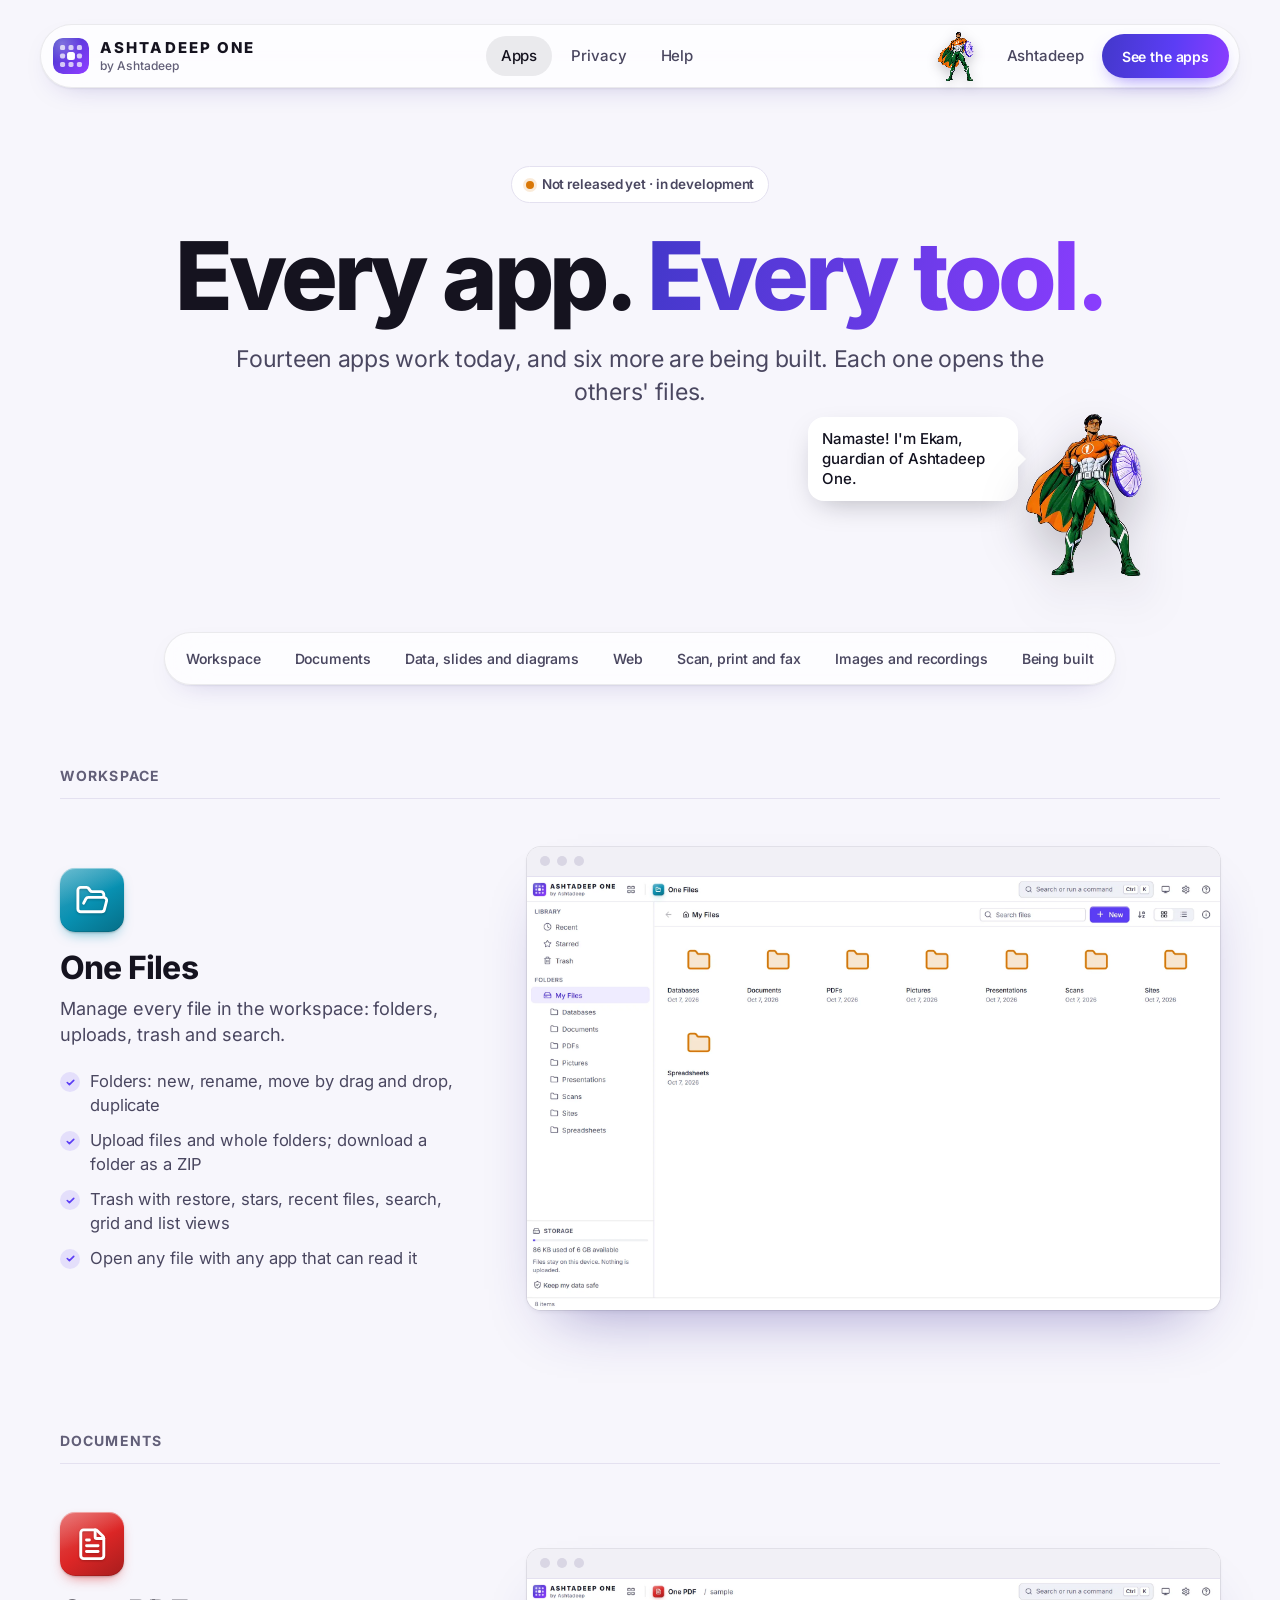
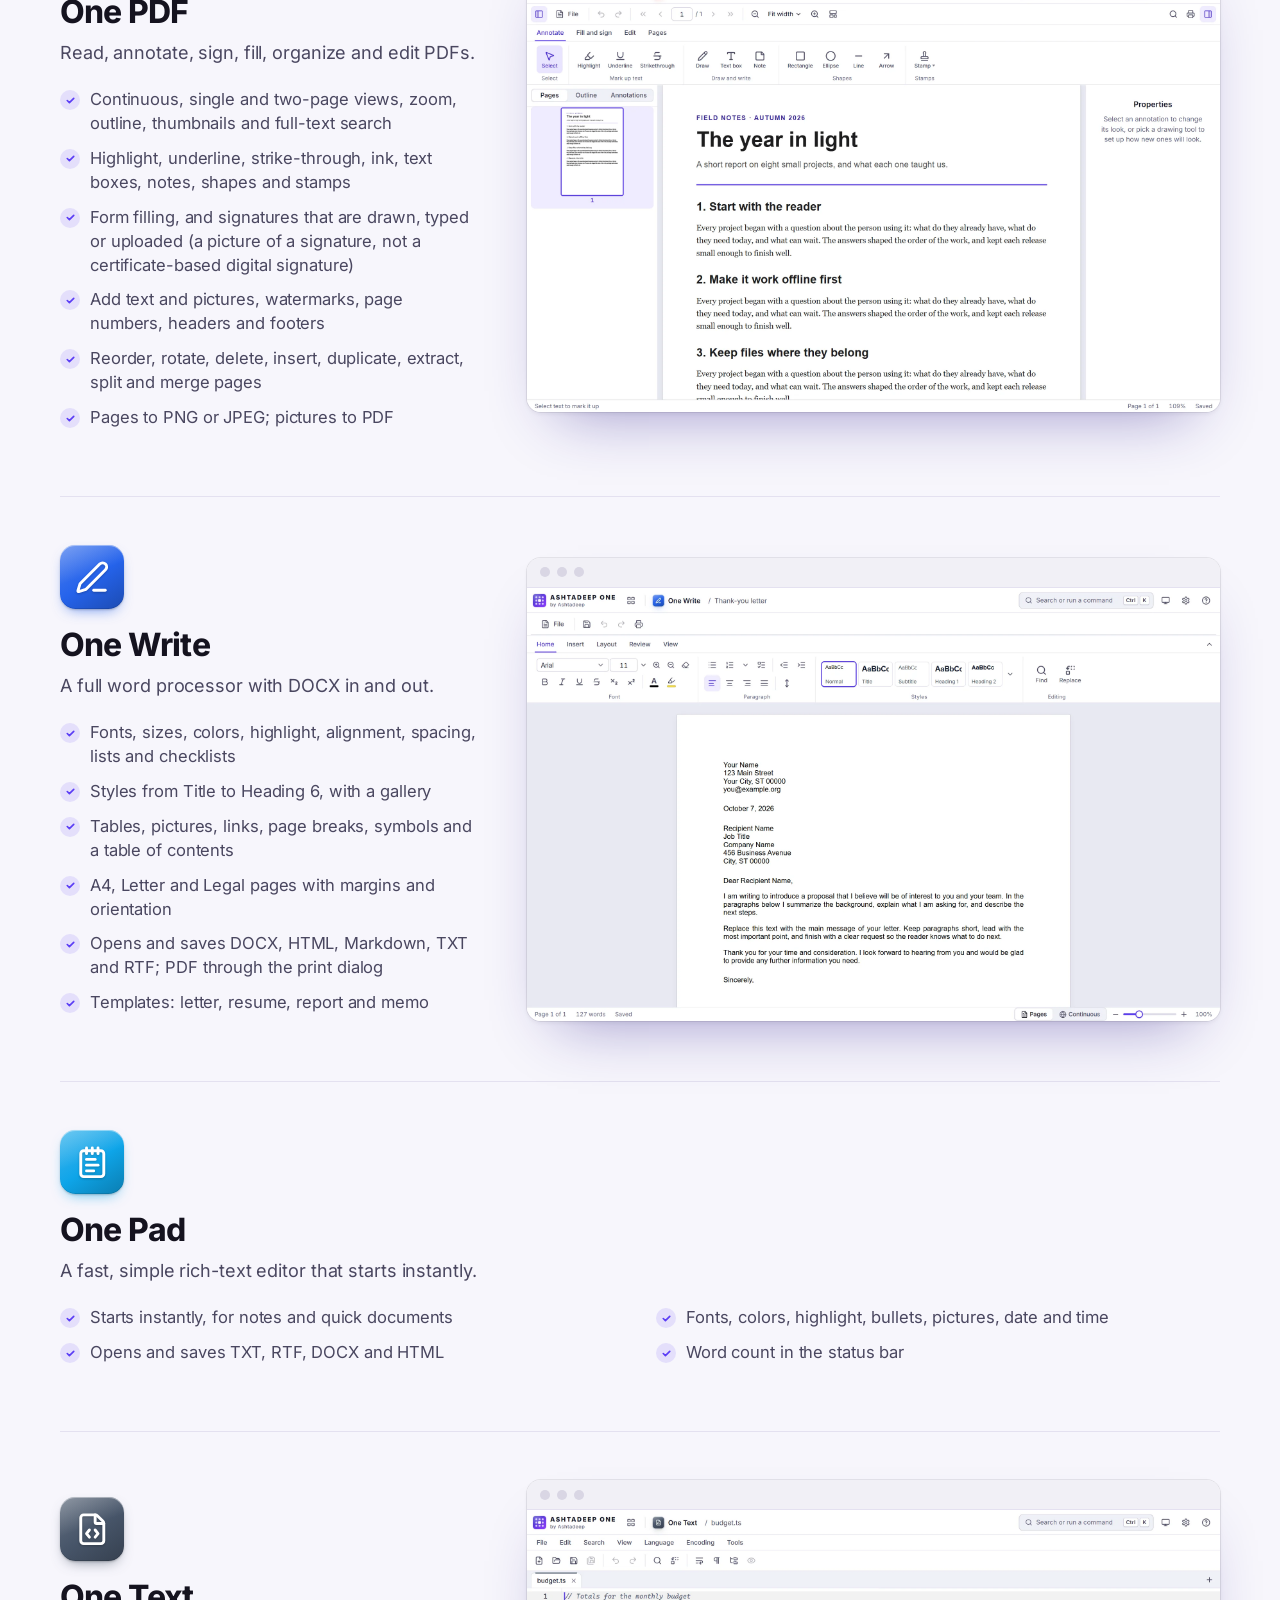
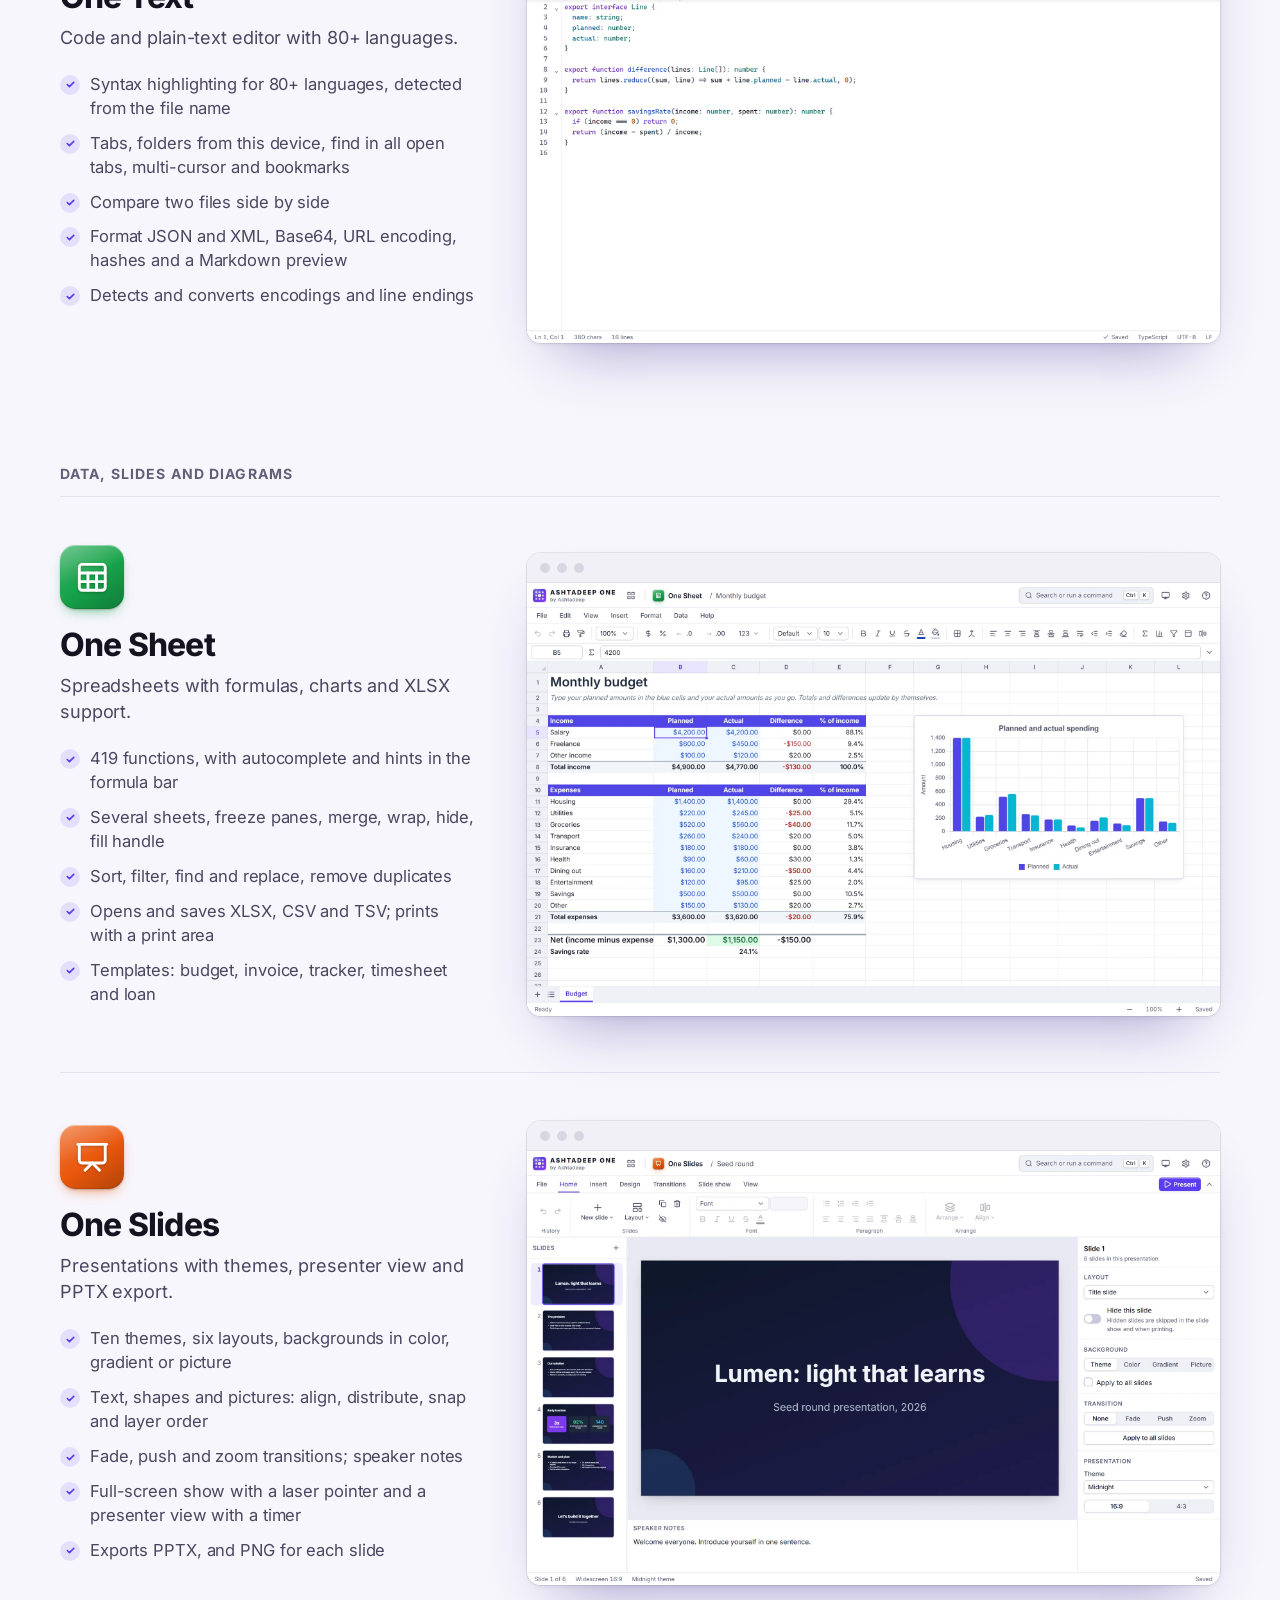
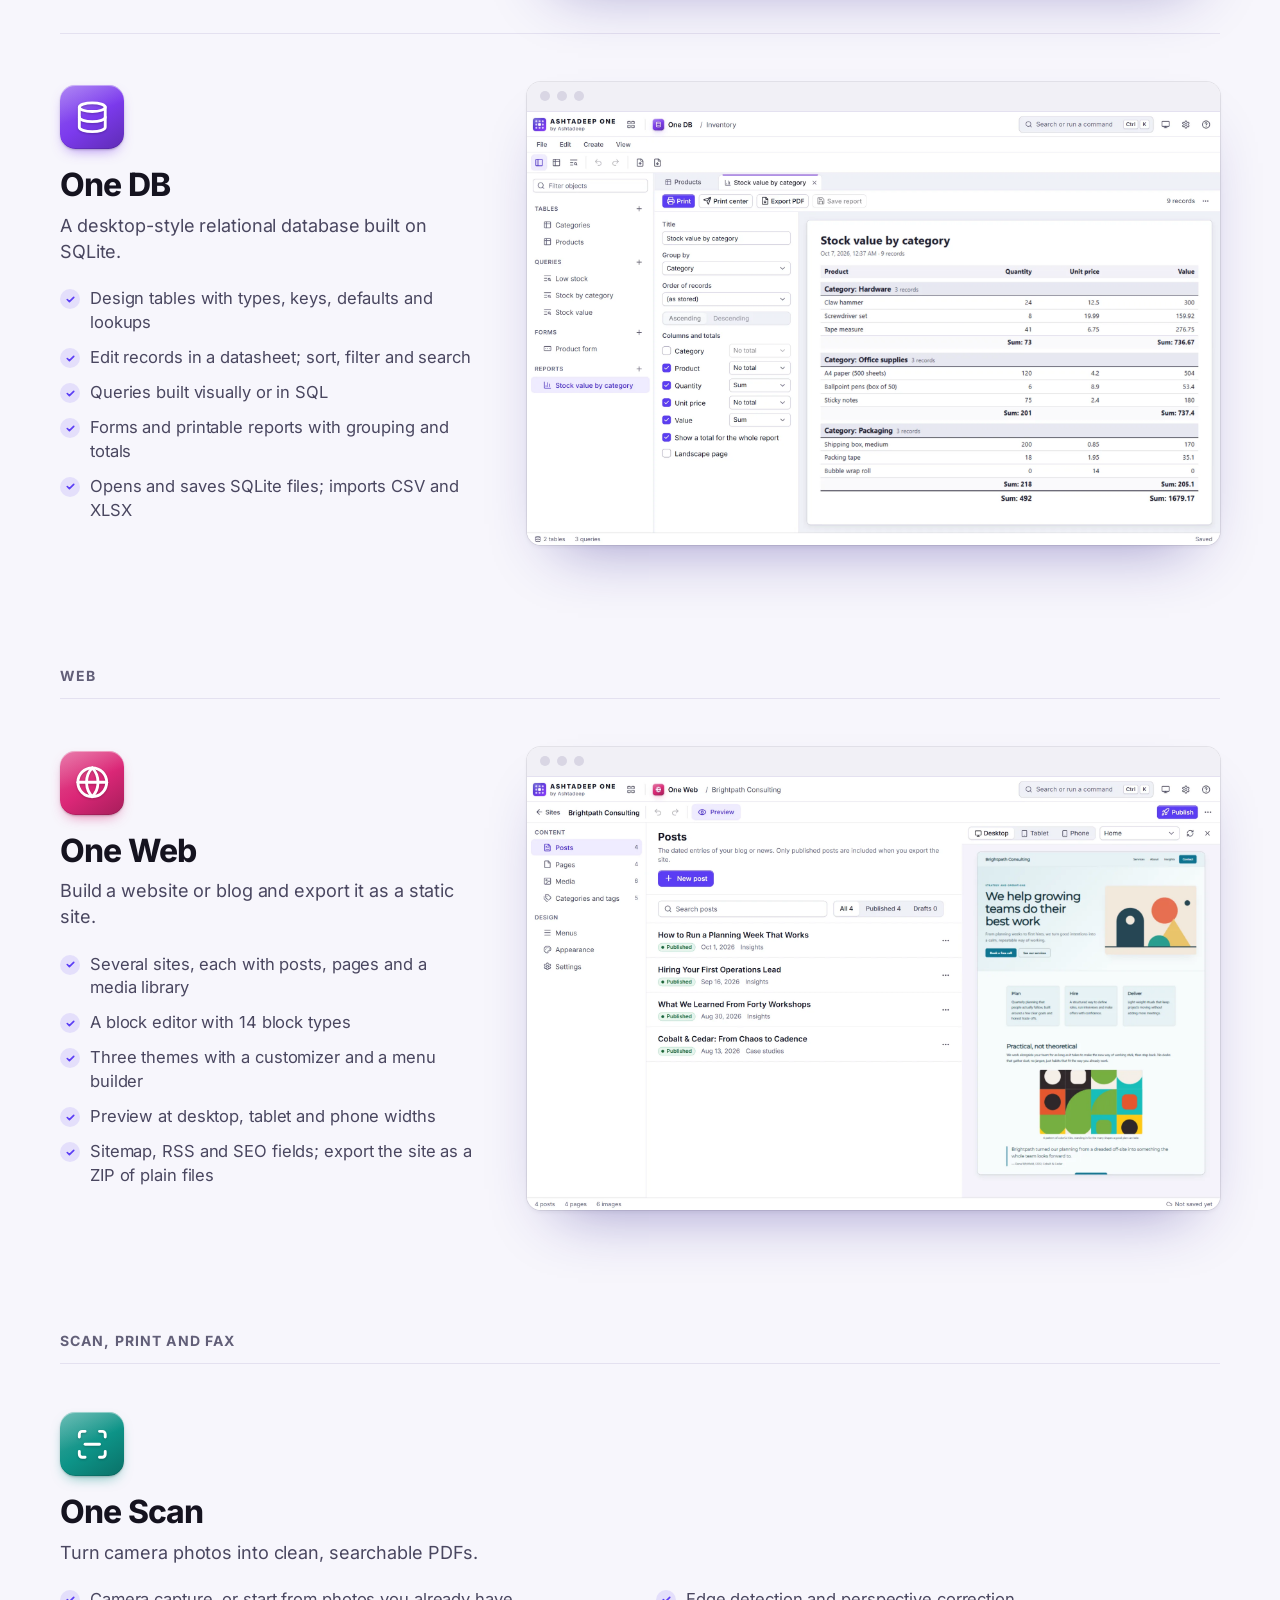
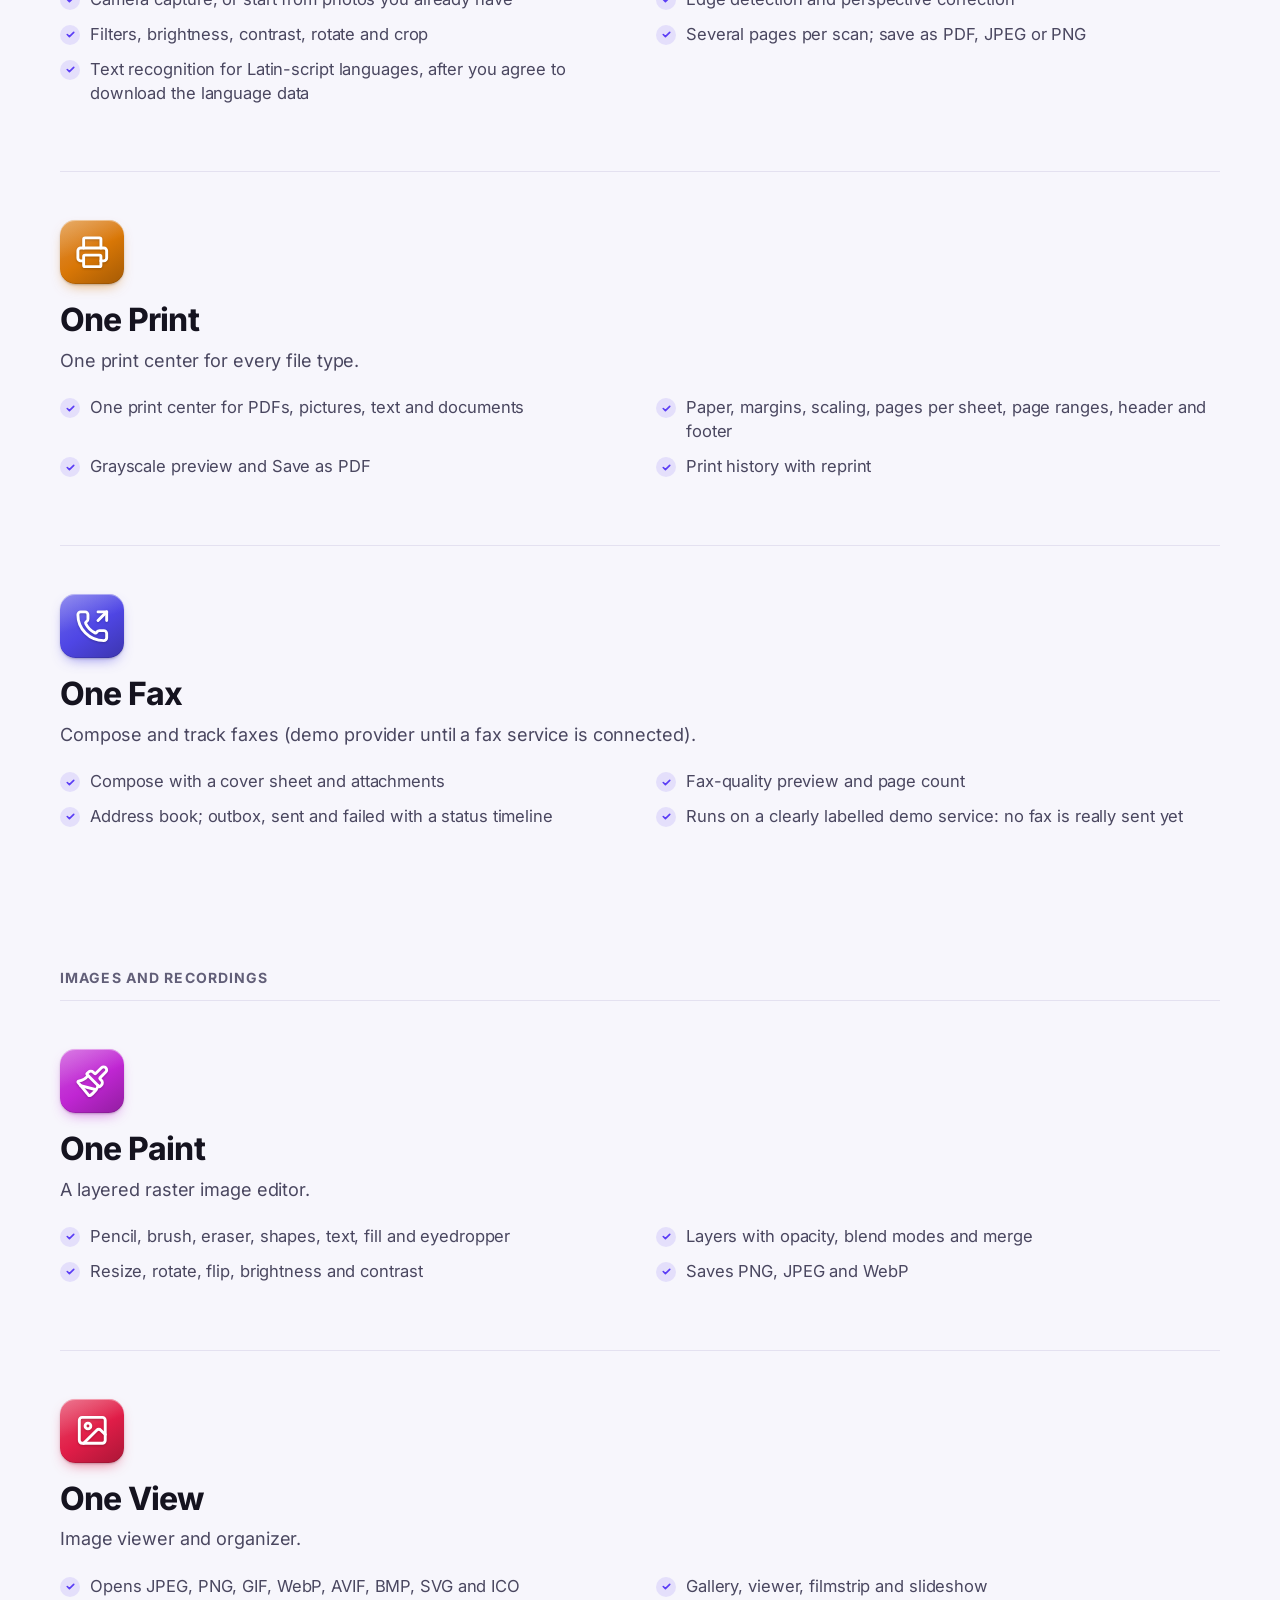
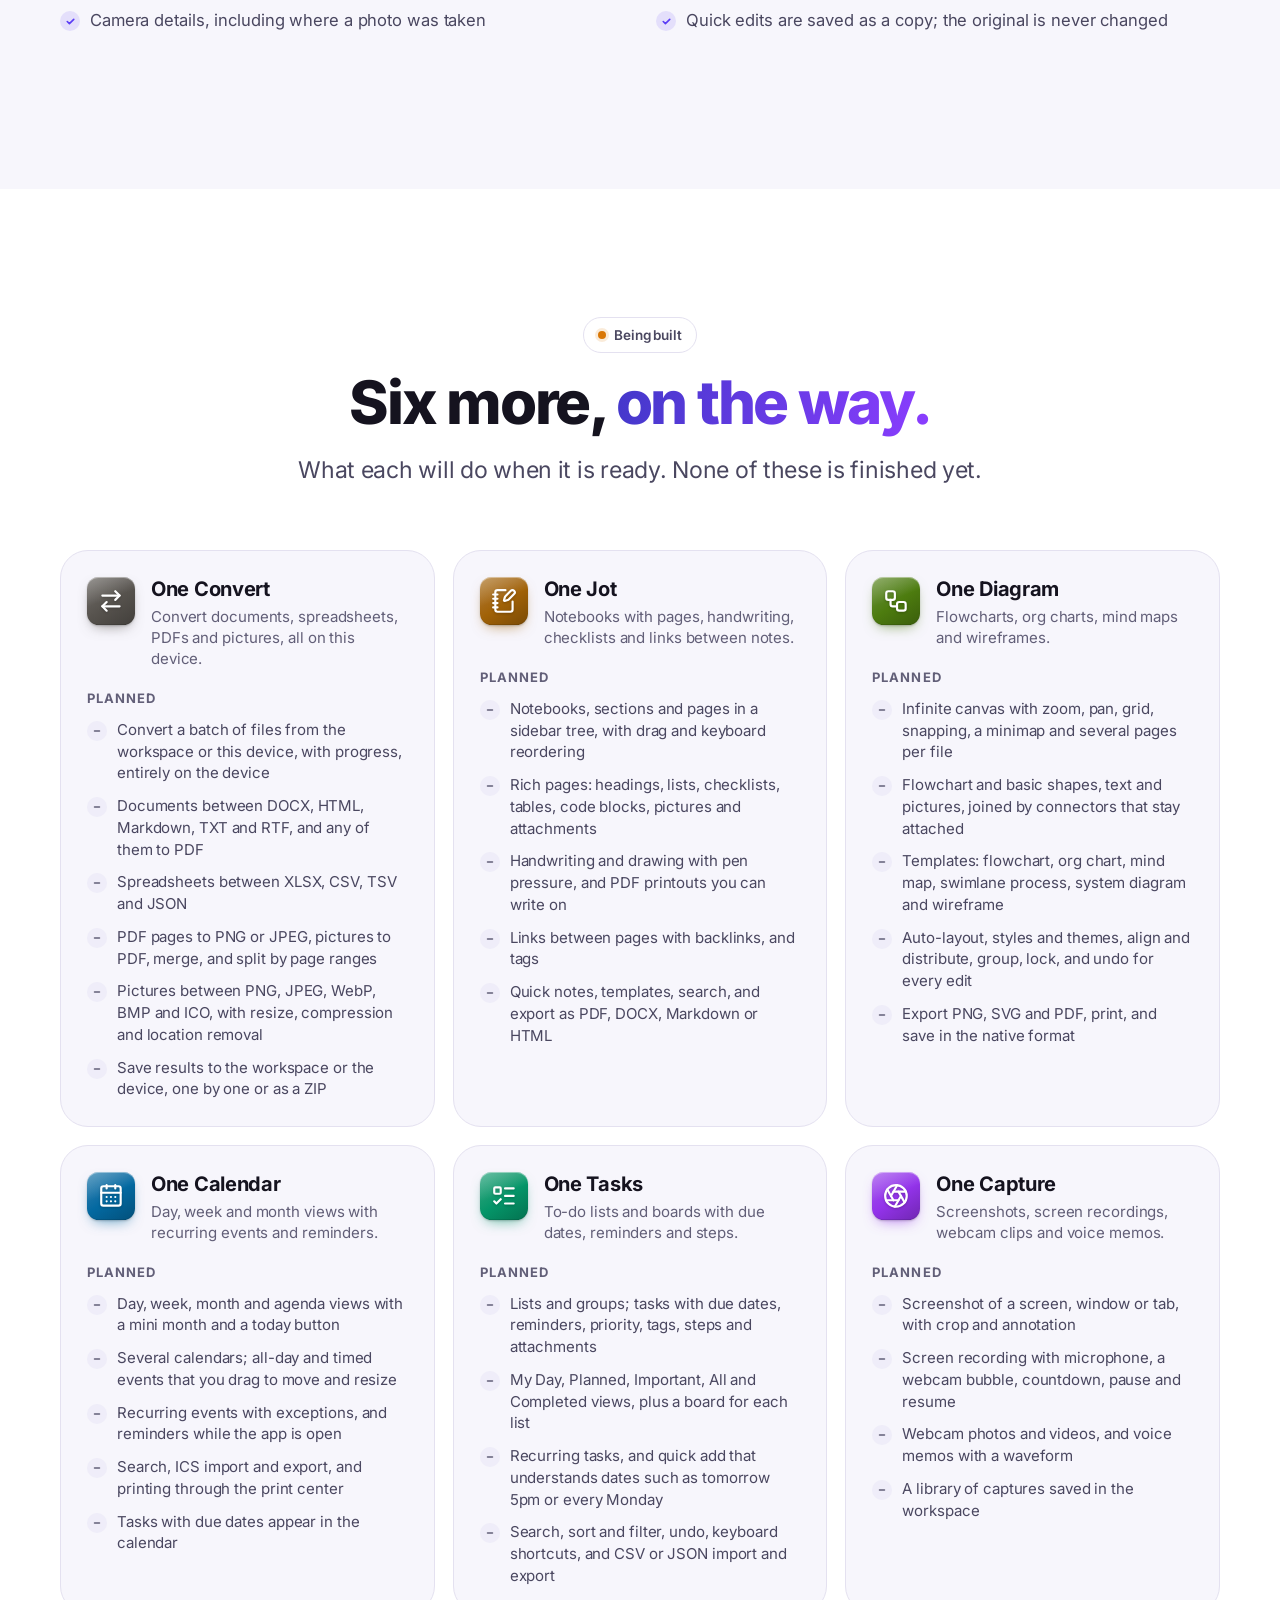
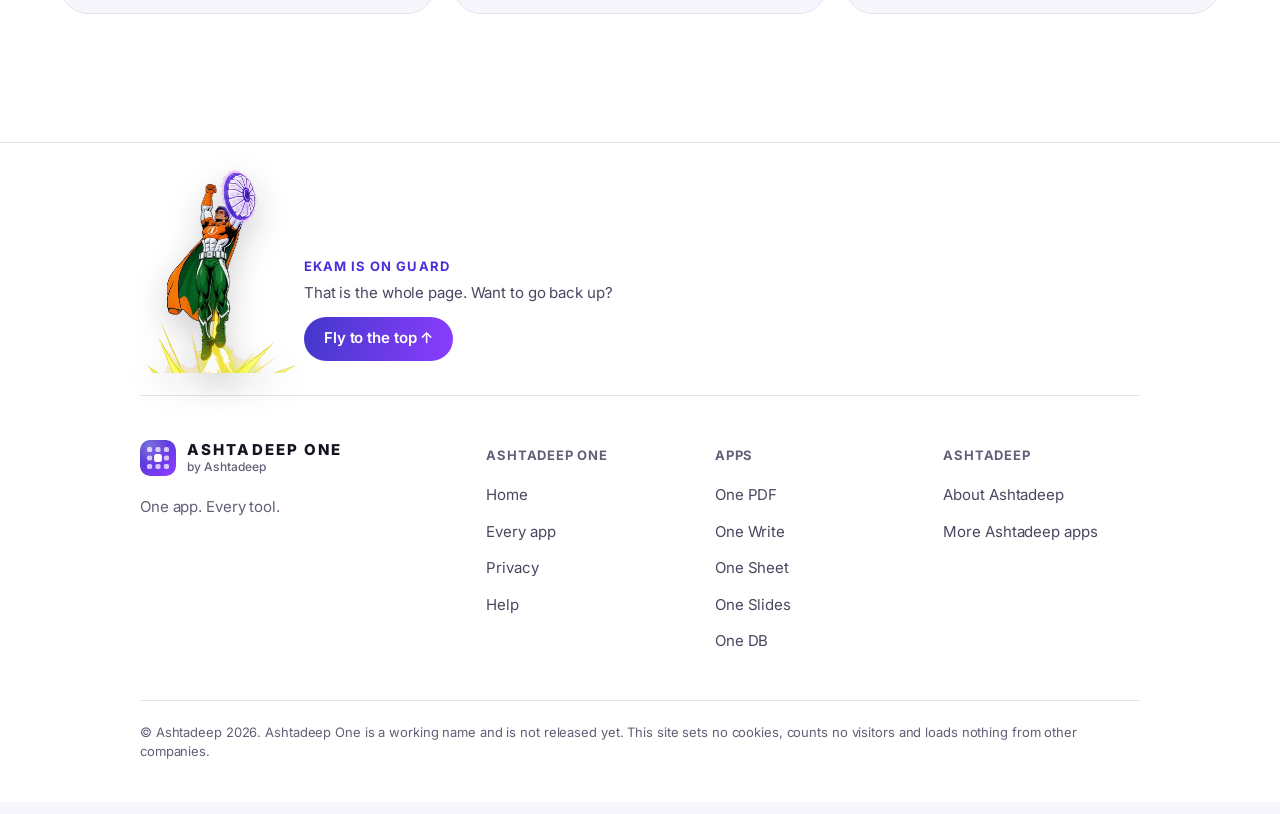
<file: apps.html>
<!doctype html>
<html lang="en">
<head>
<meta charset="utf-8">
<meta name="viewport" content="width=device-width, initial-scale=1, viewport-fit=cover">
<title>Every app · Ashtadeep One</title>
<meta name="description" content="Fourteen apps in one workspace: One Files, One PDF, One Write, One Pad, One Text, One Sheet, One Slides, One DB, One Web, One Scan, One Print, One Fax, One Paint, One View. Six more are being built.">
<meta name="theme-color" content="#ffffff">
<link rel="canonical" href="https://one.ashtadeep.com/apps.html">
<link rel="icon" href="assets/brand/favicon.svg" type="image/svg+xml">
<link rel="apple-touch-icon" href="assets/brand/apple-touch-icon.png">
<meta property="og:type" content="website">
<meta property="og:site_name" content="Ashtadeep One">
<meta property="og:title" content="Every app · Ashtadeep One">
<meta property="og:description" content="Fourteen apps in one workspace: One Files, One PDF, One Write, One Pad, One Text, One Sheet, One Slides, One DB, One Web, One Scan, One Print, One Fax, One Paint, One View. Six more are being built.">
<meta property="og:url" content="https://one.ashtadeep.com/apps.html">
<meta property="og:image" content="https://one.ashtadeep.com/assets/brand/share.png">
<meta property="og:image:width" content="1200">
<meta property="og:image:height" content="630">
<meta property="og:image:alt" content="ASHTADEEP ONE: One app. Every tool.">
<meta name="twitter:card" content="summary_large_image">
<link rel="preload" href="assets/fonts/inter-latin-wght-normal.woff2" as="font" type="font/woff2" crossorigin>
<link rel="stylesheet" href="styles.css">
<script src="site.js" defer></script>
</head>
<body>
<a class="skip" href="#main">Skip to content</a>
<header class="nav">
  <nav class="nav-in" aria-label="Main">
    <a class="brand" href="index.html" aria-label="Ashtadeep One, home"><img src="assets/brand/favicon.svg" alt="" width="36" height="36"><span class="wordmark">ASHTADEEP ONE<small>by Ashtadeep</small></span></a>
    <ul class="links"><li><a href="apps.html" aria-current="page">Apps</a></li><li><a href="privacy.html">Privacy</a></li><li><a href="help.html">Help</a></li></ul>
    <a class="mini-ekam" href="#main" aria-label="Back to the top" title="Back to the top"><img class="ekam" src="assets/mascot/ekam-stand.webp" alt="" width="328" height="440"></a>
    <div class="nav-cta"><a class="company" href="https://ashtadeep.com/">Ashtadeep</a><a class="btn sm" href="apps.html">See the apps</a></div>
    <details class="menu">
      <summary aria-label="Menu"><svg viewBox="0 0 24 24" fill="none" stroke="currentColor" stroke-width="1.9" stroke-linecap="round" aria-hidden="true"><path d="M4 8h16M4 16h16"/></svg></summary>
      <div class="menu-panel"><a href="apps.html">Apps</a><a href="privacy.html">Privacy</a><a href="help.html">Help</a><a href="https://ashtadeep.com/">Ashtadeep</a></div>
    </details>
  </nav>
</header>
<main id="main">
<section class="hero small">
  <div class="wrap has-ekam">
    <div class="mascot" data-lines="[&quot;Namaste! I'm Ekam, guardian of Ashtadeep One.&quot;,&quot;Documents, PDFs, sheets and slides, in one workspace.&quot;,&quot;It works offline, and your files stay on your device.&quot;,&quot;We're still building it. Have a look around!&quot;]">
      <p class="bubble" aria-live="polite">Namaste! I'm Ekam, guardian of Ashtadeep One.</p>
      <img class="ekam" src="assets/mascot/ekam-stand.webp" alt="Ekam, the Ashtadeep One guardian, giving a thumbs-up and holding his shield of pages" width="328" height="440">
    </div>
    <span class="status">Not released yet · in development</span>
    <h1 class="d1">Every app. <span class="em">Every tool.</span></h1>
    <p class="lead">Fourteen apps work today, and six more are being built. Each one opens the others' files.</p>
  </div>
</section>
<nav class="jump" aria-label="App groups"><div class="jump-in"><a href="#cat-workspace">Workspace</a><a href="#cat-documents">Documents</a><a href="#cat-data">Data, slides and diagrams</a><a href="#cat-web">Web</a><a href="#cat-paper">Scan, print and fax</a><a href="#cat-media">Images and recordings</a><a href="#coming">Being built</a></div></nav>
<div class="wrap-wide apps-list"><section class="group" id="cat-workspace" aria-labelledby="cat-workspace-t"><h2 class="group-t" id="cat-workspace-t">Workspace</h2><article class="app-row reveal" id="files">
      <div class="app-text">
        <span class="app-icon lg" style="--accent:#0891b2"><svg class="" viewBox="0 0 24 24" fill="none" stroke="currentColor" stroke-width="2" stroke-linecap="round" stroke-linejoin="round" aria-hidden="true"><path d="m6 14 1.5-2.9A2 2 0 0 1 9.24 10H20a2 2 0 0 1 1.94 2.5l-1.54 6a2 2 0 0 1-1.95 1.5H4a2 2 0 0 1-2-2V5a2 2 0 0 1 2-2h3.9a2 2 0 0 1 1.69.9l.81 1.2a2 2 0 0 0 1.67.9H18a2 2 0 0 1 2 2v2"/></svg></span>
        <h3 class="d3">One Files</h3>
        <p class="lead-s">Manage every file in the workspace: folders, uploads, trash and search.</p>
        <ul class="ticks"><li>Folders: new, rename, move by drag and drop, duplicate</li><li>Upload files and whole folders; download a folder as a ZIP</li><li>Trash with restore, stars, recent files, search, grid and list views</li><li>Open any file with any app that can read it</li></ul>
      </div>
      <figure class="app-shot"><div class="win"><div class="win-bar" aria-hidden="true"><i></i><i></i><i></i></div><img class="" src="assets/screens/files.webp" alt="One Files showing folders for databases, documents, PDFs, pictures, presentations, scans, sites and spreadsheets" width="2160" height="1350" loading="lazy" decoding="async"></div></figure>
    </article></section><section class="group" id="cat-documents" aria-labelledby="cat-documents-t"><h2 class="group-t" id="cat-documents-t">Documents</h2><article class="app-row reveal" id="pdf">
      <div class="app-text">
        <span class="app-icon lg" style="--accent:#dc2626"><svg class="" viewBox="0 0 24 24" fill="none" stroke="currentColor" stroke-width="2" stroke-linecap="round" stroke-linejoin="round" aria-hidden="true"><path d="M6 22a2 2 0 0 1-2-2V4a2 2 0 0 1 2-2h8a2.4 2.4 0 0 1 1.704.706l3.588 3.588A2.4 2.4 0 0 1 20 8v12a2 2 0 0 1-2 2z"/><path d="M14 2v5a1 1 0 0 0 1 1h5"/><path d="M10 9H8"/><path d="M16 13H8"/><path d="M16 17H8"/></svg></span>
        <h3 class="d3">One PDF</h3>
        <p class="lead-s">Read, annotate, sign, fill, organize and edit PDFs.</p>
        <ul class="ticks"><li>Continuous, single and two-page views, zoom, outline, thumbnails and full-text search</li><li>Highlight, underline, strike-through, ink, text boxes, notes, shapes and stamps</li><li>Form filling, and signatures that are drawn, typed or uploaded (a picture of a signature, not a certificate-based digital signature)</li><li>Add text and pictures, watermarks, page numbers, headers and footers</li><li>Reorder, rotate, delete, insert, duplicate, extract, split and merge pages</li><li>Pages to PNG or JPEG; pictures to PDF</li></ul>
      </div>
      <figure class="app-shot"><div class="win"><div class="win-bar" aria-hidden="true"><i></i><i></i><i></i></div><img class="" src="assets/screens/pdf.webp" alt="One PDF showing a report with numbered sections, with the annotation tools above it and the page thumbnails beside it" width="2160" height="1350" loading="lazy" decoding="async"></div></figure>
    </article><article class="app-row reveal" id="writer">
      <div class="app-text">
        <span class="app-icon lg" style="--accent:#2563eb"><svg class="" viewBox="0 0 24 24" fill="none" stroke="currentColor" stroke-width="2" stroke-linecap="round" stroke-linejoin="round" aria-hidden="true"><path d="M13 21h8"/><path d="M21.174 6.812a1 1 0 0 0-3.986-3.987L3.842 16.174a2 2 0 0 0-.5.83l-1.321 4.352a.5.5 0 0 0 .623.622l4.353-1.32a2 2 0 0 0 .83-.497z"/></svg></span>
        <h3 class="d3">One Write</h3>
        <p class="lead-s">A full word processor with DOCX in and out.</p>
        <ul class="ticks"><li>Fonts, sizes, colors, highlight, alignment, spacing, lists and checklists</li><li>Styles from Title to Heading 6, with a gallery</li><li>Tables, pictures, links, page breaks, symbols and a table of contents</li><li>A4, Letter and Legal pages with margins and orientation</li><li>Opens and saves DOCX, HTML, Markdown, TXT and RTF; PDF through the print dialog</li><li>Templates: letter, resume, report and memo</li></ul>
      </div>
      <figure class="app-shot"><div class="win"><div class="win-bar" aria-hidden="true"><i></i><i></i><i></i></div><img class="" src="assets/screens/letter.webp" alt="One Write with a letter open on an A4 page, and the Home ribbon with fonts, paragraph settings and styles" width="2160" height="1350" loading="lazy" decoding="async"></div></figure>
    </article><article class="app-row reveal" id="pad">
      <div class="app-text">
        <span class="app-icon lg" style="--accent:#0ea5e9"><svg class="" viewBox="0 0 24 24" fill="none" stroke="currentColor" stroke-width="2" stroke-linecap="round" stroke-linejoin="round" aria-hidden="true"><path d="M8 2v4"/><path d="M12 2v4"/><path d="M16 2v4"/><rect width="16" height="18" x="4" y="4" rx="2"/><path d="M8 10h6"/><path d="M8 14h8"/><path d="M8 18h5"/></svg></span>
        <h3 class="d3">One Pad</h3>
        <p class="lead-s">A fast, simple rich-text editor that starts instantly.</p>
        <ul class="ticks"><li>Starts instantly, for notes and quick documents</li><li>Fonts, colors, highlight, bullets, pictures, date and time</li><li>Opens and saves TXT, RTF, DOCX and HTML</li><li>Word count in the status bar</li></ul>
      </div>
      
    </article><article class="app-row reveal" id="notes">
      <div class="app-text">
        <span class="app-icon lg" style="--accent:#475569"><svg class="" viewBox="0 0 24 24" fill="none" stroke="currentColor" stroke-width="2" stroke-linecap="round" stroke-linejoin="round" aria-hidden="true"><path d="M6 22a2 2 0 0 1-2-2V4a2 2 0 0 1 2-2h8a2.4 2.4 0 0 1 1.704.706l3.588 3.588A2.4 2.4 0 0 1 20 8v12a2 2 0 0 1-2 2z"/><path d="M14 2v5a1 1 0 0 0 1 1h5"/><path d="M10 12.5 8 15l2 2.5"/><path d="m14 12.5 2 2.5-2 2.5"/></svg></span>
        <h3 class="d3">One Text</h3>
        <p class="lead-s">Code and plain-text editor with 80+ languages.</p>
        <ul class="ticks"><li>Syntax highlighting for 80+ languages, detected from the file name</li><li>Tabs, folders from this device, find in all open tabs, multi-cursor and bookmarks</li><li>Compare two files side by side</li><li>Format JSON and XML, Base64, URL encoding, hashes and a Markdown preview</li><li>Detects and converts encodings and line endings</li></ul>
      </div>
      <figure class="app-shot"><div class="win"><div class="win-bar" aria-hidden="true"><i></i><i></i><i></i></div><img class="" src="assets/screens/text.webp" alt="One Text with a TypeScript file open, its syntax highlighted" width="2160" height="1350" loading="lazy" decoding="async"></div></figure>
    </article></section><section class="group" id="cat-data" aria-labelledby="cat-data-t"><h2 class="group-t" id="cat-data-t">Data, slides and diagrams</h2><article class="app-row reveal" id="sheets">
      <div class="app-text">
        <span class="app-icon lg" style="--accent:#16a34a"><svg class="" viewBox="0 0 24 24" fill="none" stroke="currentColor" stroke-width="2" stroke-linecap="round" stroke-linejoin="round" aria-hidden="true"><rect width="18" height="18" x="3" y="3" rx="2" ry="2"/><line x1="3" x2="21" y1="9" y2="9"/><line x1="3" x2="21" y1="15" y2="15"/><line x1="9" x2="9" y1="9" y2="21"/><line x1="15" x2="15" y1="9" y2="21"/></svg></span>
        <h3 class="d3">One Sheet</h3>
        <p class="lead-s">Spreadsheets with formulas, charts and XLSX support.</p>
        <ul class="ticks"><li>419 functions, with autocomplete and hints in the formula bar</li><li>Several sheets, freeze panes, merge, wrap, hide, fill handle</li><li>Sort, filter, find and replace, remove duplicates</li><li>Opens and saves XLSX, CSV and TSV; prints with a print area</li><li>Templates: budget, invoice, tracker, timesheet and loan</li></ul>
      </div>
      <figure class="app-shot"><div class="win"><div class="win-bar" aria-hidden="true"><i></i><i></i><i></i></div><img class="" src="assets/screens/sheet.webp" alt="One Sheet with a monthly budget: planned and actual amounts for income and expenses, and a bar chart comparing them" width="2160" height="1350" loading="lazy" decoding="async"></div></figure>
    </article><article class="app-row reveal" id="slides">
      <div class="app-text">
        <span class="app-icon lg" style="--accent:#ea580c"><svg class="" viewBox="0 0 24 24" fill="none" stroke="currentColor" stroke-width="2" stroke-linecap="round" stroke-linejoin="round" aria-hidden="true"><path d="M2 3h20"/><path d="M21 3v11a2 2 0 0 1-2 2H5a2 2 0 0 1-2-2V3"/><path d="m7 21 5-5 5 5"/></svg></span>
        <h3 class="d3">One Slides</h3>
        <p class="lead-s">Presentations with themes, presenter view and PPTX export.</p>
        <ul class="ticks"><li>Ten themes, six layouts, backgrounds in color, gradient or picture</li><li>Text, shapes and pictures: align, distribute, snap and layer order</li><li>Fade, push and zoom transitions; speaker notes</li><li>Full-screen show with a laser pointer and a presenter view with a timer</li><li>Exports PPTX, and PNG for each slide</li></ul>
      </div>
      <figure class="app-shot"><div class="win"><div class="win-bar" aria-hidden="true"><i></i><i></i><i></i></div><img class="" src="assets/screens/slides.webp" alt="One Slides with a six-slide pitch deck in a dark theme, the slide list on the left and the layout and theme settings on the right" width="2160" height="1350" loading="lazy" decoding="async"></div></figure>
    </article><article class="app-row reveal" id="database">
      <div class="app-text">
        <span class="app-icon lg" style="--accent:#7c3aed"><svg class="" viewBox="0 0 24 24" fill="none" stroke="currentColor" stroke-width="2" stroke-linecap="round" stroke-linejoin="round" aria-hidden="true"><ellipse cx="12" cy="5" rx="9" ry="3"/><path d="M3 5V19A9 3 0 0 0 21 19V5"/><path d="M3 12A9 3 0 0 0 21 12"/></svg></span>
        <h3 class="d3">One DB</h3>
        <p class="lead-s">A desktop-style relational database built on SQLite.</p>
        <ul class="ticks"><li>Design tables with types, keys, defaults and lookups</li><li>Edit records in a datasheet; sort, filter and search</li><li>Queries built visually or in SQL</li><li>Forms and printable reports with grouping and totals</li><li>Opens and saves SQLite files; imports CSV and XLSX</li></ul>
      </div>
      <figure class="app-shot"><div class="win"><div class="win-bar" aria-hidden="true"><i></i><i></i><i></i></div><img class="" src="assets/screens/db-report.webp" alt="One DB: a report of stock value by category, grouped with totals, next to its settings" width="2160" height="1350" loading="lazy" decoding="async"></div></figure>
    </article></section><section class="group" id="cat-web" aria-labelledby="cat-web-t"><h2 class="group-t" id="cat-web-t">Web</h2><article class="app-row reveal" id="press">
      <div class="app-text">
        <span class="app-icon lg" style="--accent:#db2777"><svg class="" viewBox="0 0 24 24" fill="none" stroke="currentColor" stroke-width="2" stroke-linecap="round" stroke-linejoin="round" aria-hidden="true"><circle cx="12" cy="12" r="10"/><path d="M12 2a14.5 14.5 0 0 0 0 20 14.5 14.5 0 0 0 0-20"/><path d="M2 12h20"/></svg></span>
        <h3 class="d3">One Web</h3>
        <p class="lead-s">Build a website or blog and export it as a static site.</p>
        <ul class="ticks"><li>Several sites, each with posts, pages and a media library</li><li>A block editor with 14 block types</li><li>Three themes with a customizer and a menu builder</li><li>Preview at desktop, tablet and phone widths</li><li>Sitemap, RSS and SEO fields; export the site as a ZIP of plain files</li></ul>
      </div>
      <figure class="app-shot"><div class="win"><div class="win-bar" aria-hidden="true"><i></i><i></i><i></i></div><img class="" src="assets/screens/web.webp" alt="One Web previewing a business website next to its list of blog posts" width="2160" height="1350" loading="lazy" decoding="async"></div></figure>
    </article></section><section class="group" id="cat-paper" aria-labelledby="cat-paper-t"><h2 class="group-t" id="cat-paper-t">Scan, print and fax</h2><article class="app-row reveal" id="scan">
      <div class="app-text">
        <span class="app-icon lg" style="--accent:#0d9488"><svg class="" viewBox="0 0 24 24" fill="none" stroke="currentColor" stroke-width="2" stroke-linecap="round" stroke-linejoin="round" aria-hidden="true"><path d="M3 7V5a2 2 0 0 1 2-2h2"/><path d="M17 3h2a2 2 0 0 1 2 2v2"/><path d="M21 17v2a2 2 0 0 1-2 2h-2"/><path d="M7 21H5a2 2 0 0 1-2-2v-2"/><path d="M7 12h10"/></svg></span>
        <h3 class="d3">One Scan</h3>
        <p class="lead-s">Turn camera photos into clean, searchable PDFs.</p>
        <ul class="ticks"><li>Camera capture, or start from photos you already have</li><li>Edge detection and perspective correction</li><li>Filters, brightness, contrast, rotate and crop</li><li>Several pages per scan; save as PDF, JPEG or PNG</li><li>Text recognition for Latin-script languages, after you agree to download the language data</li></ul>
      </div>
      
    </article><article class="app-row reveal" id="print">
      <div class="app-text">
        <span class="app-icon lg" style="--accent:#d97706"><svg class="" viewBox="0 0 24 24" fill="none" stroke="currentColor" stroke-width="2" stroke-linecap="round" stroke-linejoin="round" aria-hidden="true"><path d="M6 18H4a2 2 0 0 1-2-2v-5a2 2 0 0 1 2-2h16a2 2 0 0 1 2 2v5a2 2 0 0 1-2 2h-2"/><path d="M6 9V3a1 1 0 0 1 1-1h10a1 1 0 0 1 1 1v6"/><rect x="6" y="14" width="12" height="8" rx="1"/></svg></span>
        <h3 class="d3">One Print</h3>
        <p class="lead-s">One print center for every file type.</p>
        <ul class="ticks"><li>One print center for PDFs, pictures, text and documents</li><li>Paper, margins, scaling, pages per sheet, page ranges, header and footer</li><li>Grayscale preview and Save as PDF</li><li>Print history with reprint</li></ul>
      </div>
      
    </article><article class="app-row reveal" id="fax">
      <div class="app-text">
        <span class="app-icon lg" style="--accent:#4f46e5"><svg class="" viewBox="0 0 24 24" fill="none" stroke="currentColor" stroke-width="2" stroke-linecap="round" stroke-linejoin="round" aria-hidden="true"><path d="m16 8 6-6"/><path d="M22 8V2h-6"/><path d="M13.832 16.568a1 1 0 0 0 1.213-.303l.355-.465A2 2 0 0 1 17 15h3a2 2 0 0 1 2 2v3a2 2 0 0 1-2 2A18 18 0 0 1 2 4a2 2 0 0 1 2-2h3a2 2 0 0 1 2 2v3a2 2 0 0 1-.8 1.6l-.468.351a1 1 0 0 0-.292 1.233 14 14 0 0 0 6.392 6.384"/></svg></span>
        <h3 class="d3">One Fax</h3>
        <p class="lead-s">Compose and track faxes (demo provider until a fax service is connected).</p>
        <ul class="ticks"><li>Compose with a cover sheet and attachments</li><li>Fax-quality preview and page count</li><li>Address book; outbox, sent and failed with a status timeline</li><li>Runs on a clearly labelled demo service: no fax is really sent yet</li></ul>
      </div>
      
    </article></section><section class="group" id="cat-media" aria-labelledby="cat-media-t"><h2 class="group-t" id="cat-media-t">Images and recordings</h2><article class="app-row reveal" id="paint">
      <div class="app-text">
        <span class="app-icon lg" style="--accent:#c026d3"><svg class="" viewBox="0 0 24 24" fill="none" stroke="currentColor" stroke-width="2" stroke-linecap="round" stroke-linejoin="round" aria-hidden="true"><path d="m14.622 17.897-10.68-2.913"/><path d="M18.376 2.622a1 1 0 1 1 3.002 3.002L17.36 9.643a.5.5 0 0 0 0 .707l.944.944a2.41 2.41 0 0 1 0 3.408l-.944.944a.5.5 0 0 1-.707 0L8.354 7.348a.5.5 0 0 1 0-.707l.944-.944a2.41 2.41 0 0 1 3.408 0l.944.944a.5.5 0 0 0 .707 0z"/><path d="M9 8c-1.804 2.71-3.97 3.46-6.583 3.948a.507.507 0 0 0-.302.819l7.32 8.883a1 1 0 0 0 1.185.204C12.735 20.405 16 16.792 16 15"/></svg></span>
        <h3 class="d3">One Paint</h3>
        <p class="lead-s">A layered raster image editor.</p>
        <ul class="ticks"><li>Pencil, brush, eraser, shapes, text, fill and eyedropper</li><li>Layers with opacity, blend modes and merge</li><li>Resize, rotate, flip, brightness and contrast</li><li>Saves PNG, JPEG and WebP</li></ul>
      </div>
      
    </article><article class="app-row reveal" id="photos">
      <div class="app-text">
        <span class="app-icon lg" style="--accent:#e11d48"><svg class="" viewBox="0 0 24 24" fill="none" stroke="currentColor" stroke-width="2" stroke-linecap="round" stroke-linejoin="round" aria-hidden="true"><rect width="18" height="18" x="3" y="3" rx="2" ry="2"/><circle cx="9" cy="9" r="2"/><path d="m21 15-3.086-3.086a2 2 0 0 0-2.828 0L6 21"/></svg></span>
        <h3 class="d3">One View</h3>
        <p class="lead-s">Image viewer and organizer.</p>
        <ul class="ticks"><li>Opens JPEG, PNG, GIF, WebP, AVIF, BMP, SVG and ICO</li><li>Gallery, viewer, filmstrip and slideshow</li><li>Camera details, including where a photo was taken</li><li>Quick edits are saved as a copy; the original is never changed</li></ul>
      </div>
      
    </article></section></div>
<section class="sec alt" id="coming" aria-labelledby="coming-title">
  <div class="wrap-wide">
    <div class="head center">
      <span class="status">Being built</span>
      <h2 class="d2" id="coming-title">Six more, <span class="em">on the way.</span></h2>
      <p class="lead">What each will do when it is ready. None of these is finished yet.</p>
    </div>
    <div class="soon-grid"><article class="soon-card reveal" id="convert">
      <div class="soon-head"><span class="app-icon " style="--accent:#57534e"><svg class="" viewBox="0 0 24 24" fill="none" stroke="currentColor" stroke-width="2" stroke-linecap="round" stroke-linejoin="round" aria-hidden="true"><path d="m16 3 4 4-4 4"/><path d="M20 7H4"/><path d="m8 21-4-4 4-4"/><path d="M4 17h16"/></svg></span><div><h3 class="d4">One Convert</h3><p>Convert documents, spreadsheets, PDFs and pictures, all on this device.</p></div></div>
      <p class="planned">Planned</p>
      <ul class="ticks muted"><li>Convert a batch of files from the workspace or this device, with progress, entirely on the device</li><li>Documents between DOCX, HTML, Markdown, TXT and RTF, and any of them to PDF</li><li>Spreadsheets between XLSX, CSV, TSV and JSON</li><li>PDF pages to PNG or JPEG, pictures to PDF, merge, and split by page ranges</li><li>Pictures between PNG, JPEG, WebP, BMP and ICO, with resize, compression and location removal</li><li>Save results to the workspace or the device, one by one or as a ZIP</li></ul>
    </article><article class="soon-card reveal" id="notebook">
      <div class="soon-head"><span class="app-icon " style="--accent:#a16207"><svg class="" viewBox="0 0 24 24" fill="none" stroke="currentColor" stroke-width="2" stroke-linecap="round" stroke-linejoin="round" aria-hidden="true"><path d="M13.4 2H6a2 2 0 0 0-2 2v16a2 2 0 0 0 2 2h12a2 2 0 0 0 2-2v-7.4"/><path d="M2 6h4"/><path d="M2 10h4"/><path d="M2 14h4"/><path d="M2 18h4"/><path d="M21.378 5.626a1 1 0 1 0-3.004-3.004l-5.01 5.012a2 2 0 0 0-.506.854l-.837 2.87a.5.5 0 0 0 .62.62l2.87-.837a2 2 0 0 0 .854-.506z"/></svg></span><div><h3 class="d4">One Jot</h3><p>Notebooks with pages, handwriting, checklists and links between notes.</p></div></div>
      <p class="planned">Planned</p>
      <ul class="ticks muted"><li>Notebooks, sections and pages in a sidebar tree, with drag and keyboard reordering</li><li>Rich pages: headings, lists, checklists, tables, code blocks, pictures and attachments</li><li>Handwriting and drawing with pen pressure, and PDF printouts you can write on</li><li>Links between pages with backlinks, and tags</li><li>Quick notes, templates, search, and export as PDF, DOCX, Markdown or HTML</li></ul>
    </article><article class="soon-card reveal" id="diagram">
      <div class="soon-head"><span class="app-icon " style="--accent:#4d7c0f"><svg class="" viewBox="0 0 24 24" fill="none" stroke="currentColor" stroke-width="2" stroke-linecap="round" stroke-linejoin="round" aria-hidden="true"><rect width="8" height="8" x="3" y="3" rx="2"/><path d="M7 11v4a2 2 0 0 0 2 2h4"/><rect width="8" height="8" x="13" y="13" rx="2"/></svg></span><div><h3 class="d4">One Diagram</h3><p>Flowcharts, org charts, mind maps and wireframes.</p></div></div>
      <p class="planned">Planned</p>
      <ul class="ticks muted"><li>Infinite canvas with zoom, pan, grid, snapping, a minimap and several pages per file</li><li>Flowchart and basic shapes, text and pictures, joined by connectors that stay attached</li><li>Templates: flowchart, org chart, mind map, swimlane process, system diagram and wireframe</li><li>Auto-layout, styles and themes, align and distribute, group, lock, and undo for every edit</li><li>Export PNG, SVG and PDF, print, and save in the native format</li></ul>
    </article><article class="soon-card reveal" id="calendar">
      <div class="soon-head"><span class="app-icon " style="--accent:#0369a1"><svg class="" viewBox="0 0 24 24" fill="none" stroke="currentColor" stroke-width="2" stroke-linecap="round" stroke-linejoin="round" aria-hidden="true"><path d="M8 2v3"/><path d="M16 2v3"/><rect x="3" y="3" width="18" height="18" rx="2"/><path d="M3 9h18"/><path d="M8 13h.01"/><path d="M12 13h.01"/><path d="M16 13h.01"/><path d="M8 17h.01"/><path d="M12 17h.01"/><path d="M16 17h.01"/></svg></span><div><h3 class="d4">One Calendar</h3><p>Day, week and month views with recurring events and reminders.</p></div></div>
      <p class="planned">Planned</p>
      <ul class="ticks muted"><li>Day, week, month and agenda views with a mini month and a today button</li><li>Several calendars; all-day and timed events that you drag to move and resize</li><li>Recurring events with exceptions, and reminders while the app is open</li><li>Search, ICS import and export, and printing through the print center</li><li>Tasks with due dates appear in the calendar</li></ul>
    </article><article class="soon-card reveal" id="tasks">
      <div class="soon-head"><span class="app-icon " style="--accent:#059669"><svg class="" viewBox="0 0 24 24" fill="none" stroke="currentColor" stroke-width="2" stroke-linecap="round" stroke-linejoin="round" aria-hidden="true"><path d="M13 5h8"/><path d="M13 12h8"/><path d="M13 19h8"/><path d="m3 17 2 2 4-4"/><rect x="3" y="4" width="6" height="6" rx="1"/></svg></span><div><h3 class="d4">One Tasks</h3><p>To-do lists and boards with due dates, reminders and steps.</p></div></div>
      <p class="planned">Planned</p>
      <ul class="ticks muted"><li>Lists and groups; tasks with due dates, reminders, priority, tags, steps and attachments</li><li>My Day, Planned, Important, All and Completed views, plus a board for each list</li><li>Recurring tasks, and quick add that understands dates such as tomorrow 5pm or every Monday</li><li>Search, sort and filter, undo, keyboard shortcuts, and CSV or JSON import and export</li></ul>
    </article><article class="soon-card reveal" id="capture">
      <div class="soon-head"><span class="app-icon " style="--accent:#9333ea"><svg class="" viewBox="0 0 24 24" fill="none" stroke="currentColor" stroke-width="2" stroke-linecap="round" stroke-linejoin="round" aria-hidden="true"><circle cx="12" cy="12" r="10"/><path d="m14.31 8 5.74 9.94"/><path d="M9.69 8h11.48"/><path d="m7.38 12 5.74-9.94"/><path d="M9.69 16 3.95 6.06"/><path d="M14.31 16H2.83"/><path d="m16.62 12-5.74 9.94"/></svg></span><div><h3 class="d4">One Capture</h3><p>Screenshots, screen recordings, webcam clips and voice memos.</p></div></div>
      <p class="planned">Planned</p>
      <ul class="ticks muted"><li>Screenshot of a screen, window or tab, with crop and annotation</li><li>Screen recording with microphone, a webcam bubble, countdown, pause and resume</li><li>Webcam photos and videos, and voice memos with a waveform</li><li>A library of captures saved in the workspace</li></ul>
    </article></div>
  </div>
</section>
</main>
<footer class="foot">
  <div class="wrap">
    <div class="guard">
      <div class="fig"><img class="ekam" src="assets/mascot/ekam-stand.webp" alt="Ekam, Ashtadeep One's guardian, standing guard with his shield" width="328" height="440" loading="lazy"></div>
      <div class="say">
        <p class="kicker">Ekam is on guard</p>
        <p>That is the whole page. Want to go back up?</p>
        <a class="fly" href="#main">Fly to the top<span aria-hidden="true">&nbsp;↑</span></a>
      </div>
    </div>
    <div class="foot-grid">
      <div class="foot-brand">
        <a class="brand" href="index.html"><img src="assets/brand/favicon.svg" alt="" width="32" height="32"><span class="wordmark">ASHTADEEP ONE<small>by Ashtadeep</small></span></a>
        <p>One app. Every tool.</p>
      </div>
      <div><h2>Ashtadeep One</h2><ul><li><a href="index.html">Home</a></li><li><a href="apps.html">Every app</a></li><li><a href="privacy.html">Privacy</a></li><li><a href="help.html">Help</a></li></ul></div>
      <div><h2>Apps</h2><ul><li><a href="apps.html#pdf">One PDF</a></li><li><a href="apps.html#writer">One Write</a></li><li><a href="apps.html#sheets">One Sheet</a></li><li><a href="apps.html#slides">One Slides</a></li><li><a href="apps.html#database">One DB</a></li></ul></div>
      <div><h2>Ashtadeep</h2><ul><li><a href="https://ashtadeep.com/">About Ashtadeep</a></li><li><a href="https://ashtadeep.com/#apps">More Ashtadeep apps</a></li></ul></div>
    </div>
    <p class="fine">© Ashtadeep 2026. Ashtadeep One is a working name and is not released yet. This site sets no cookies, counts no visitors and loads nothing from other companies.</p>
  </div>
</footer>
</body>
</html>
</file>
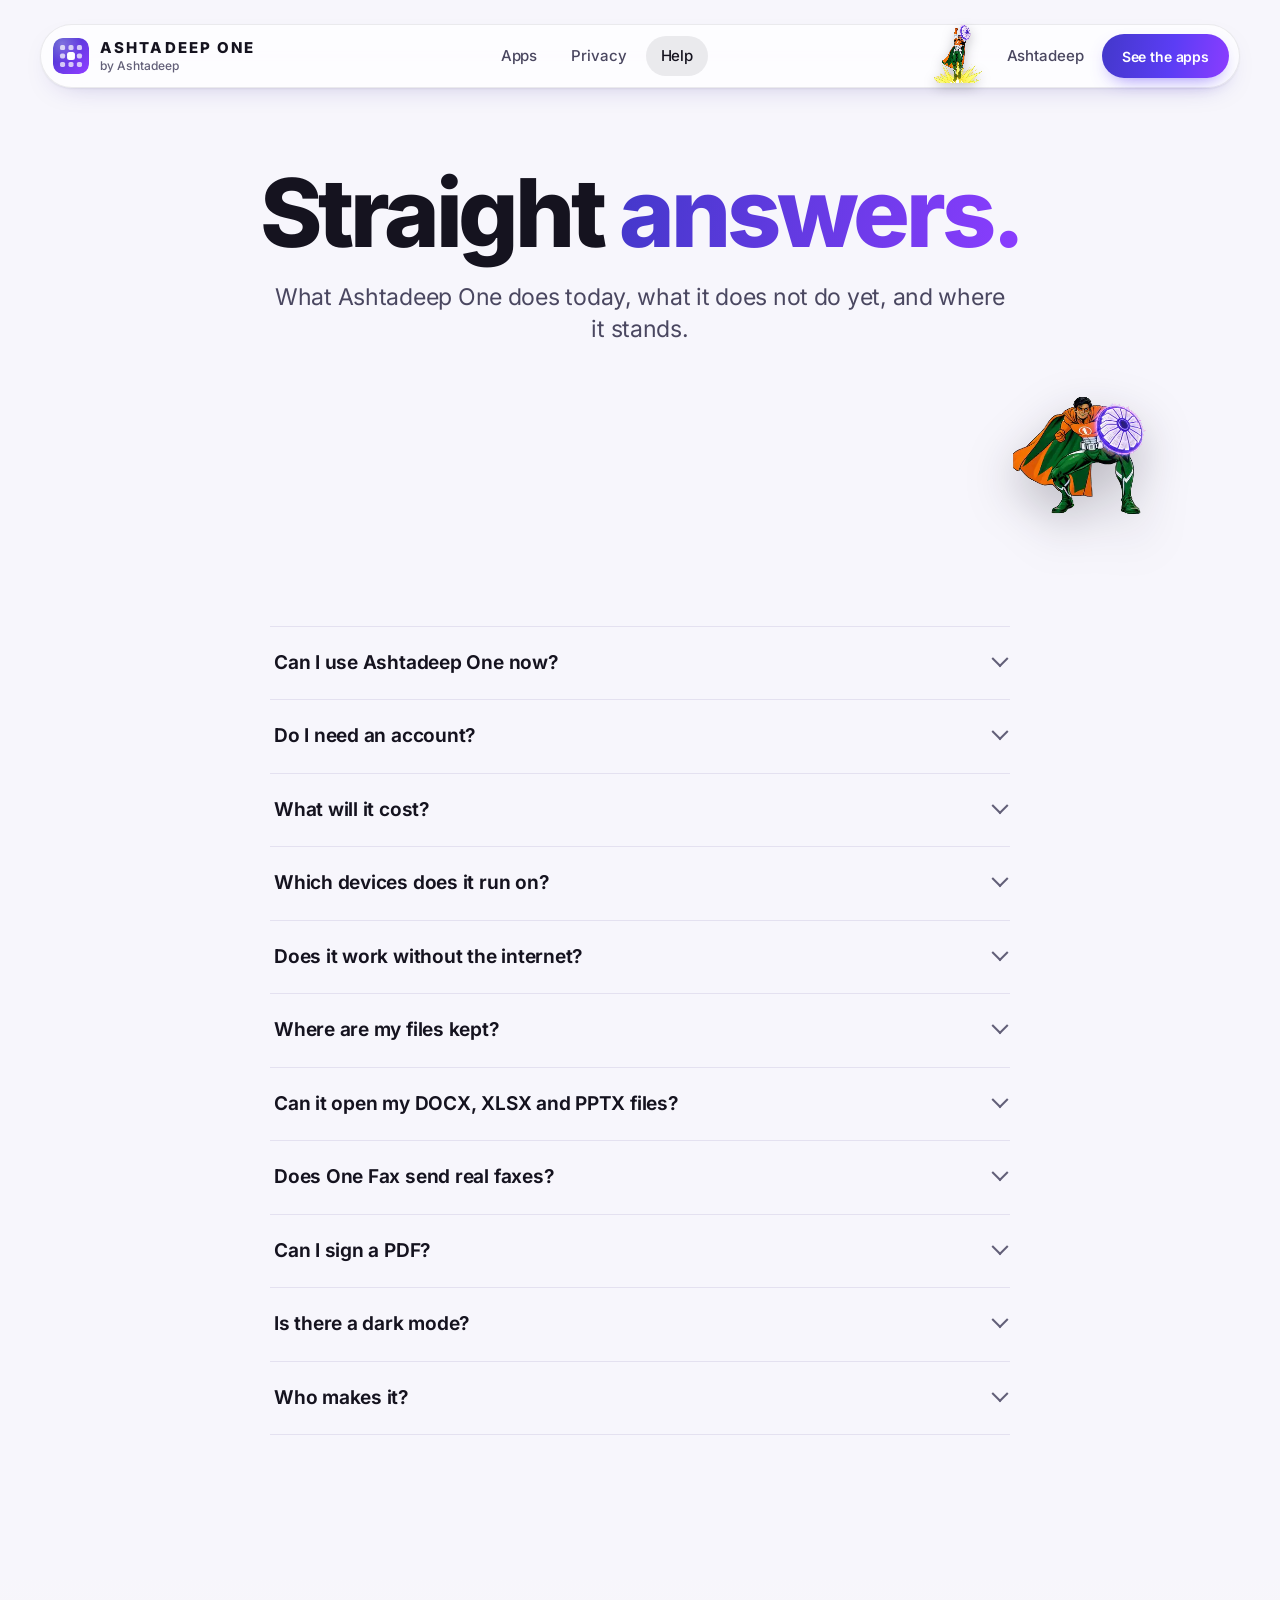
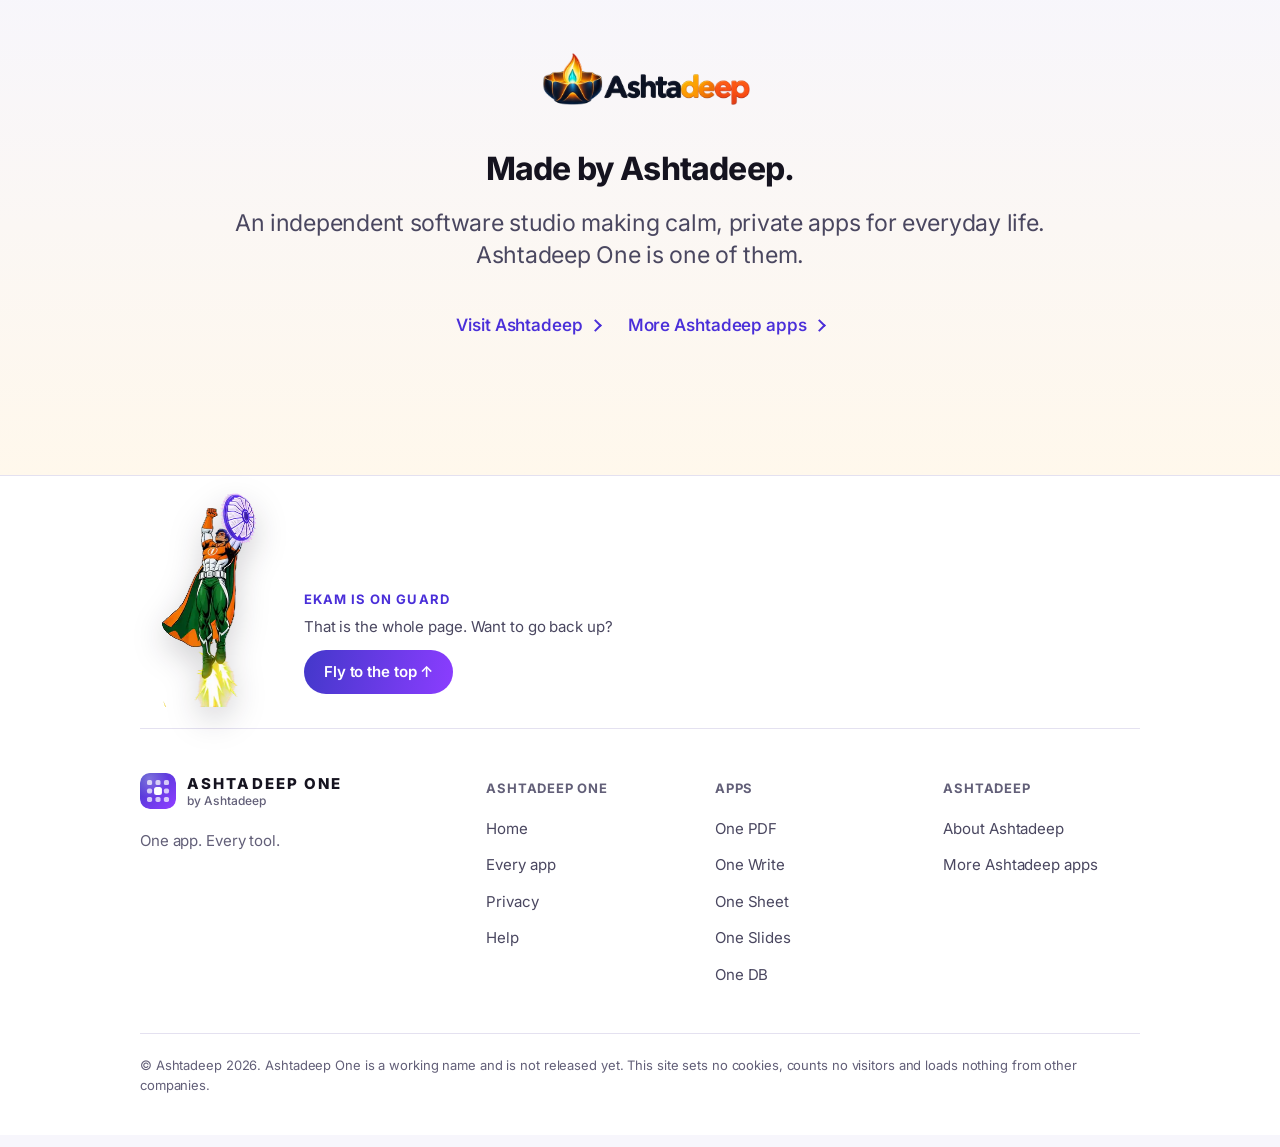
<file: help.html>
<!doctype html>
<html lang="en">
<head>
<meta charset="utf-8">
<meta name="viewport" content="width=device-width, initial-scale=1, viewport-fit=cover">
<title>Help · Ashtadeep One</title>
<meta name="description" content="Answers about Ashtadeep One: availability, devices, offline use, file formats and privacy.">
<meta name="theme-color" content="#ffffff">
<link rel="canonical" href="https://one.ashtadeep.com/help.html">
<link rel="icon" href="assets/brand/favicon.svg" type="image/svg+xml">
<link rel="apple-touch-icon" href="assets/brand/apple-touch-icon.png">
<meta property="og:type" content="website">
<meta property="og:site_name" content="Ashtadeep One">
<meta property="og:title" content="Help · Ashtadeep One">
<meta property="og:description" content="Answers about Ashtadeep One: availability, devices, offline use, file formats and privacy.">
<meta property="og:url" content="https://one.ashtadeep.com/help.html">
<meta property="og:image" content="https://one.ashtadeep.com/assets/brand/share.png">
<meta property="og:image:width" content="1200">
<meta property="og:image:height" content="630">
<meta property="og:image:alt" content="ASHTADEEP ONE: One app. Every tool.">
<meta name="twitter:card" content="summary_large_image">
<link rel="preload" href="assets/fonts/inter-latin-wght-normal.woff2" as="font" type="font/woff2" crossorigin>
<link rel="stylesheet" href="styles.css">
<script src="site.js" defer></script>
</head>
<body>
<a class="skip" href="#main">Skip to content</a>
<header class="nav">
  <nav class="nav-in" aria-label="Main">
    <a class="brand" href="index.html" aria-label="Ashtadeep One, home"><img src="assets/brand/favicon.svg" alt="" width="36" height="36"><span class="wordmark">ASHTADEEP ONE<small>by Ashtadeep</small></span></a>
    <ul class="links"><li><a href="apps.html">Apps</a></li><li><a href="privacy.html">Privacy</a></li><li><a href="help.html" aria-current="page">Help</a></li></ul>
    <a class="mini-ekam" href="#main" aria-label="Back to the top" title="Back to the top"><img class="ekam" src="assets/mascot/ekam-stand.webp" alt="" width="328" height="440"></a>
    <div class="nav-cta"><a class="company" href="https://ashtadeep.com/">Ashtadeep</a><a class="btn sm" href="apps.html">See the apps</a></div>
    <details class="menu">
      <summary aria-label="Menu"><svg viewBox="0 0 24 24" fill="none" stroke="currentColor" stroke-width="1.9" stroke-linecap="round" aria-hidden="true"><path d="M4 8h16M4 16h16"/></svg></summary>
      <div class="menu-panel"><a href="apps.html">Apps</a><a href="privacy.html">Privacy</a><a href="help.html">Help</a><a href="https://ashtadeep.com/">Ashtadeep</a></div>
    </details>
  </nav>
</header>
<main id="main">
<section class="hero small">
  <div class="wrap has-ekam">
    <div class="mascot" data-lines="[&quot;Namaste! I'm Ekam, guardian of Ashtadeep One.&quot;,&quot;Documents, PDFs, sheets and slides, in one workspace.&quot;,&quot;It works offline, and your files stay on your device.&quot;,&quot;We're still building it. Have a look around!&quot;]">
      <p class="bubble" aria-live="polite">Namaste! I'm Ekam, guardian of Ashtadeep One.</p>
      <img class="ekam" src="assets/mascot/ekam-stand.webp" alt="Ekam, the Ashtadeep One guardian, giving a thumbs-up and holding his shield of pages" width="328" height="440">
    </div>
    <h1 class="d1">Straight <span class="em">answers.</span></h1>
    <p class="lead">What Ashtadeep One does today, what it does not do yet, and where it stands.</p>
  </div>
</section>
<section class="sec tight">
  <div class="wrap narrow"><div class="qas"><details class="qa"><summary>Can I use Ashtadeep One now?</summary><p>Not yet. Ashtadeep One is in development and there is nothing to download. The first fourteen apps work and are tested; six more are being built.</p></details><details class="qa"><summary>Do I need an account?</summary><p>No. There is no sign-in and no account. Your files stay on your device.</p></details><details class="qa"><summary>What will it cost?</summary><p>That is not decided. Nothing is for sale yet.</p></details><details class="qa"><summary>Which devices does it run on?</summary><p>Ashtadeep One is an app you install from your browser. So far it is tested in Chromium-based browsers on a computer. Other browsers, phones and tablets will be named here once they are tested. Desktop and mobile apps are planned.</p></details><details class="qa"><summary>Does it work without the internet?</summary><p>Yes. Once installed, every app opens and makes its own documents with no connection. A few parts are fetched the first time you use them: the DOCX, XLSX and PPTX converters, text recognition, and rarely used code languages.</p></details><details class="qa"><summary>Where are my files kept?</summary><p>In your browser's own storage on this device. Nothing is uploaded. Because there is no copy anywhere else, clearing this site's data in your browser deletes them: download the ones you need from One Files. Backup and restore is being built.</p></details><details class="qa"><summary>Can it open my DOCX, XLSX and PPTX files?</summary><p>One Write opens and saves DOCX, and One Sheet opens and saves XLSX. One Slides exports PPTX; opening PPTX files is not built yet. A DOCX file keeps its text, styles, lists, tables, pictures and page setup, and One Write says what it left out.</p></details><details class="qa"><summary>Does One Fax send real faxes?</summary><p>Not yet. It runs on a clearly labelled demo service until a fax service is connected, so nothing is sent.</p></details><details class="qa"><summary>Can I sign a PDF?</summary><p>Yes, with a drawn, typed or uploaded signature. It is a picture of your signature, not a certificate-based digital signature.</p></details><details class="qa"><summary>Is there a dark mode?</summary><p>Yes. It follows your device, or you can choose light or dark in Settings.</p></details><details class="qa"><summary>Who makes it?</summary><p>Ashtadeep, an independent software studio. Ashtadeep One is a working name.</p></details></div></div>
</section>
<section class="sec company-band" aria-labelledby="company-title">
  <div class="wrap center">
    <a class="lockup" href="https://ashtadeep.com/"><img src="assets/brand/lockup-en.webp" alt="Ashtadeep" width="615" height="180" loading="lazy"></a>
    <h2 class="d3 reveal" id="company-title">Made by Ashtadeep.</h2>
    <p class="lead reveal">An independent software studio making calm, private apps for everyday life. Ashtadeep One is one of them.</p>
    <div class="actions"><a class="more" href="https://ashtadeep.com/">Visit Ashtadeep</a><a class="more" href="https://ashtadeep.com/#apps">More Ashtadeep apps</a></div>
  </div>
</section>
</main>
<footer class="foot">
  <div class="wrap">
    <div class="guard">
      <div class="fig"><img class="ekam" src="assets/mascot/ekam-stand.webp" alt="Ekam, Ashtadeep One's guardian, standing guard with his shield" width="328" height="440" loading="lazy"></div>
      <div class="say">
        <p class="kicker">Ekam is on guard</p>
        <p>That is the whole page. Want to go back up?</p>
        <a class="fly" href="#main">Fly to the top<span aria-hidden="true">&nbsp;↑</span></a>
      </div>
    </div>
    <div class="foot-grid">
      <div class="foot-brand">
        <a class="brand" href="index.html"><img src="assets/brand/favicon.svg" alt="" width="32" height="32"><span class="wordmark">ASHTADEEP ONE<small>by Ashtadeep</small></span></a>
        <p>One app. Every tool.</p>
      </div>
      <div><h2>Ashtadeep One</h2><ul><li><a href="index.html">Home</a></li><li><a href="apps.html">Every app</a></li><li><a href="privacy.html">Privacy</a></li><li><a href="help.html">Help</a></li></ul></div>
      <div><h2>Apps</h2><ul><li><a href="apps.html#pdf">One PDF</a></li><li><a href="apps.html#writer">One Write</a></li><li><a href="apps.html#sheets">One Sheet</a></li><li><a href="apps.html#slides">One Slides</a></li><li><a href="apps.html#database">One DB</a></li></ul></div>
      <div><h2>Ashtadeep</h2><ul><li><a href="https://ashtadeep.com/">About Ashtadeep</a></li><li><a href="https://ashtadeep.com/#apps">More Ashtadeep apps</a></li></ul></div>
    </div>
    <p class="fine">© Ashtadeep 2026. Ashtadeep One is a working name and is not released yet. This site sets no cookies, counts no visitors and loads nothing from other companies.</p>
  </div>
</footer>
</body>
</html>
</file>
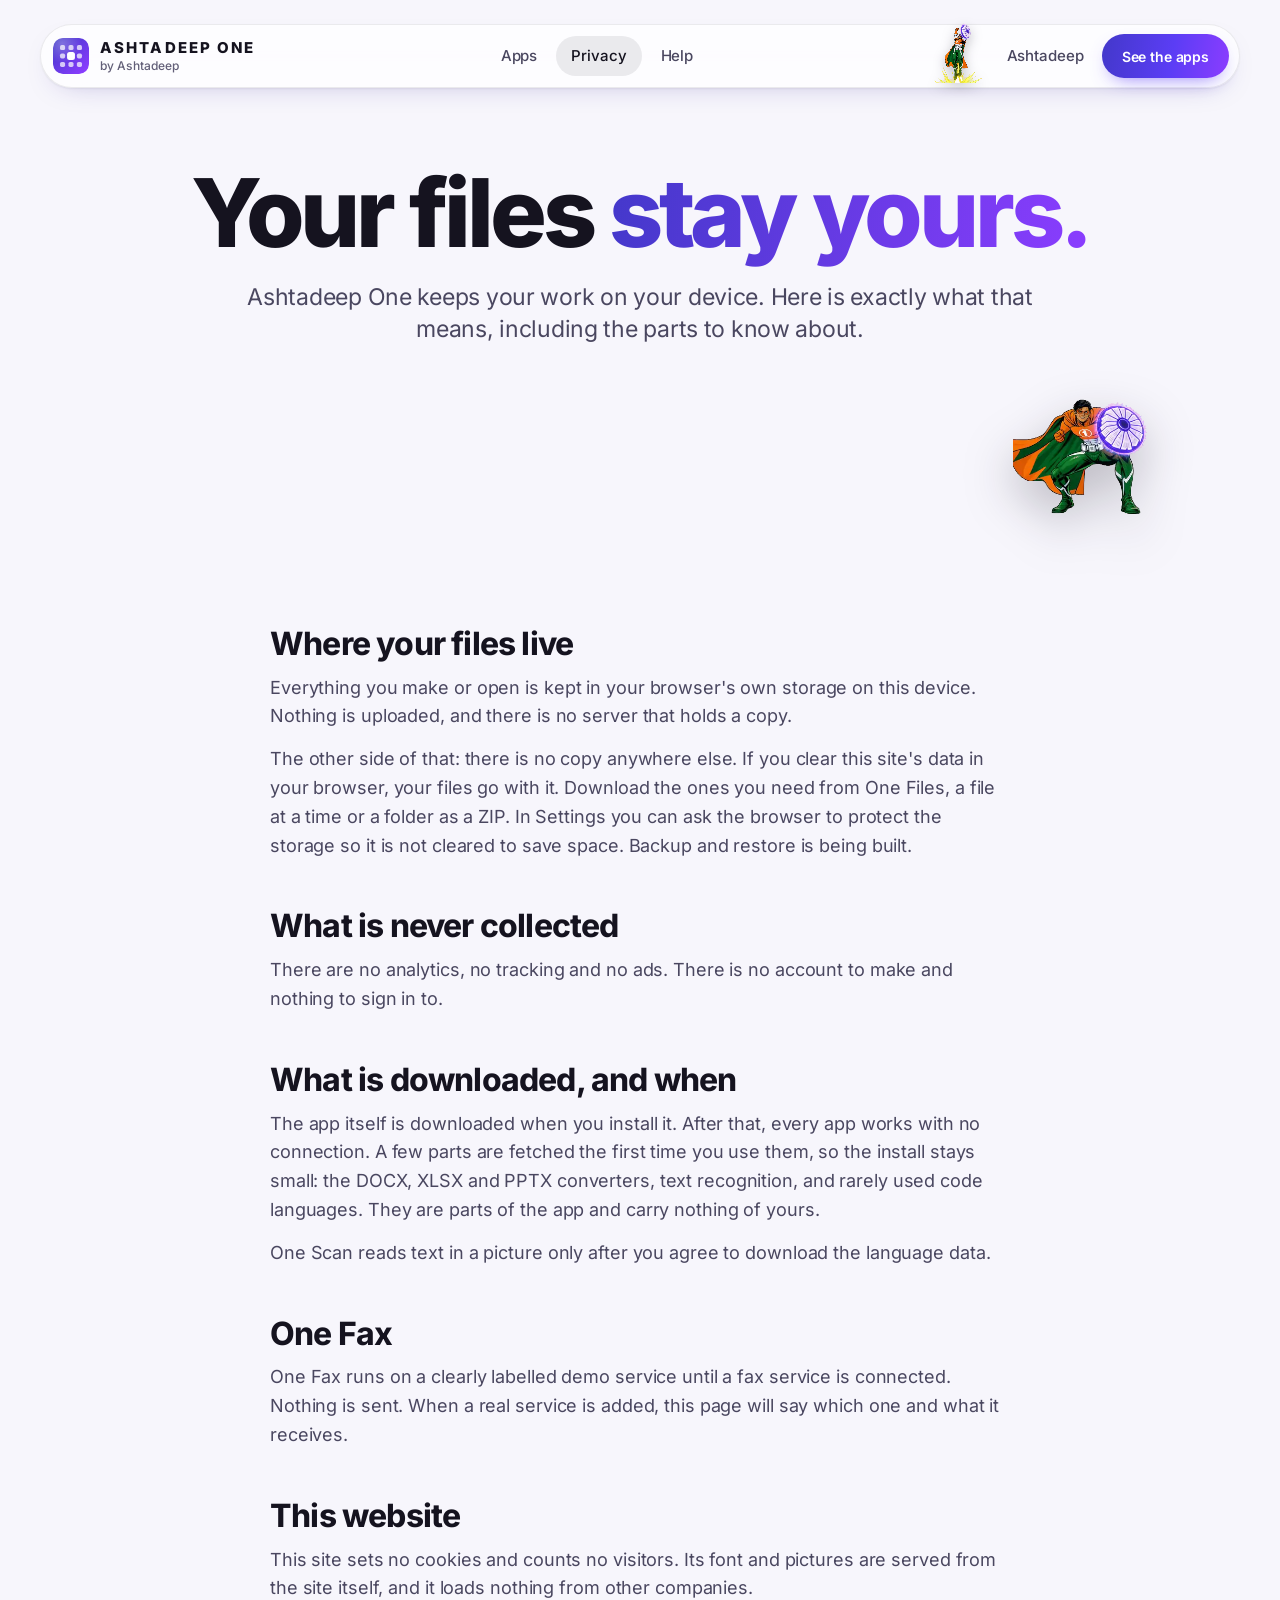
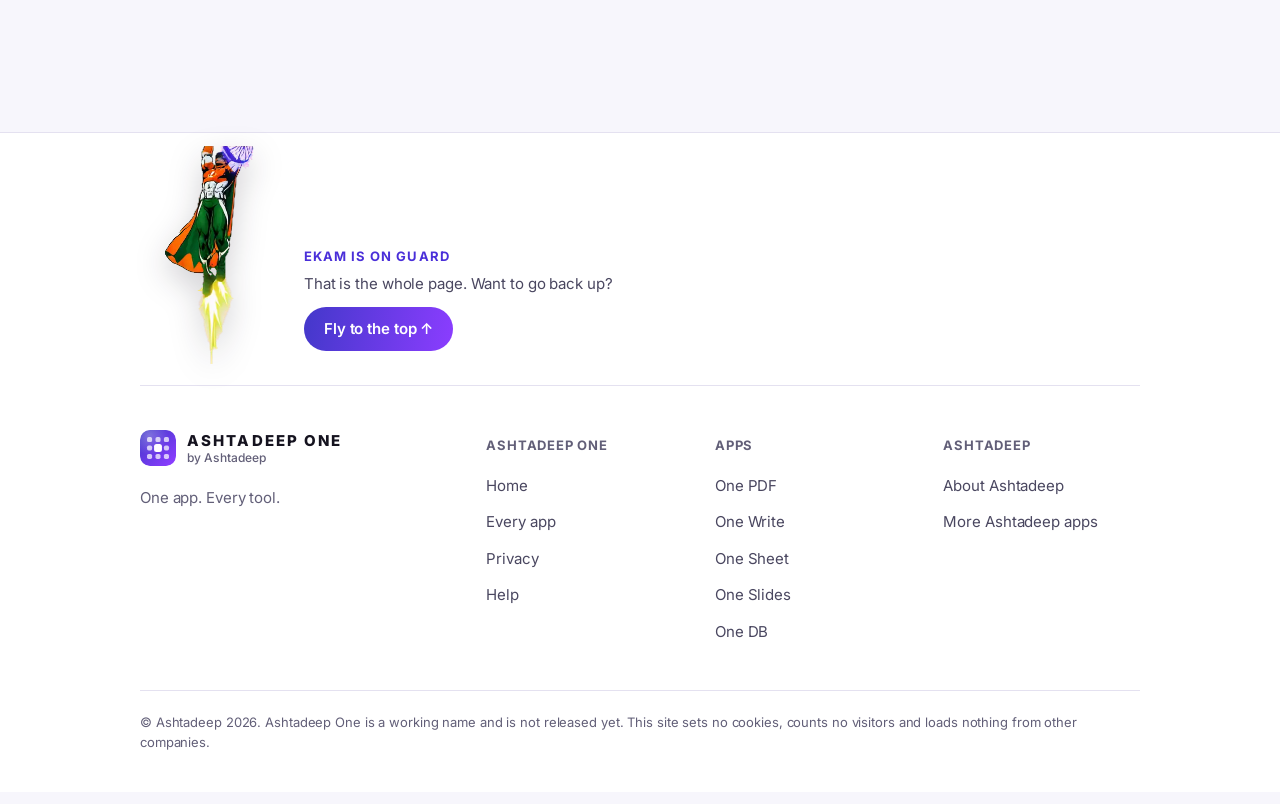
<file: privacy.html>
<!doctype html>
<html lang="en">
<head>
<meta charset="utf-8">
<meta name="viewport" content="width=device-width, initial-scale=1, viewport-fit=cover">
<title>Privacy · Ashtadeep One</title>
<meta name="description" content="Ashtadeep One keeps your files on your device: no uploads, no analytics, no account.">
<meta name="theme-color" content="#ffffff">
<link rel="canonical" href="https://one.ashtadeep.com/privacy.html">
<link rel="icon" href="assets/brand/favicon.svg" type="image/svg+xml">
<link rel="apple-touch-icon" href="assets/brand/apple-touch-icon.png">
<meta property="og:type" content="website">
<meta property="og:site_name" content="Ashtadeep One">
<meta property="og:title" content="Privacy · Ashtadeep One">
<meta property="og:description" content="Ashtadeep One keeps your files on your device: no uploads, no analytics, no account.">
<meta property="og:url" content="https://one.ashtadeep.com/privacy.html">
<meta property="og:image" content="https://one.ashtadeep.com/assets/brand/share.png">
<meta property="og:image:width" content="1200">
<meta property="og:image:height" content="630">
<meta property="og:image:alt" content="ASHTADEEP ONE: One app. Every tool.">
<meta name="twitter:card" content="summary_large_image">
<link rel="preload" href="assets/fonts/inter-latin-wght-normal.woff2" as="font" type="font/woff2" crossorigin>
<link rel="stylesheet" href="styles.css">
<script src="site.js" defer></script>
</head>
<body>
<a class="skip" href="#main">Skip to content</a>
<header class="nav">
  <nav class="nav-in" aria-label="Main">
    <a class="brand" href="index.html" aria-label="Ashtadeep One, home"><img src="assets/brand/favicon.svg" alt="" width="36" height="36"><span class="wordmark">ASHTADEEP ONE<small>by Ashtadeep</small></span></a>
    <ul class="links"><li><a href="apps.html">Apps</a></li><li><a href="privacy.html" aria-current="page">Privacy</a></li><li><a href="help.html">Help</a></li></ul>
    <a class="mini-ekam" href="#main" aria-label="Back to the top" title="Back to the top"><img class="ekam" src="assets/mascot/ekam-stand.webp" alt="" width="328" height="440"></a>
    <div class="nav-cta"><a class="company" href="https://ashtadeep.com/">Ashtadeep</a><a class="btn sm" href="apps.html">See the apps</a></div>
    <details class="menu">
      <summary aria-label="Menu"><svg viewBox="0 0 24 24" fill="none" stroke="currentColor" stroke-width="1.9" stroke-linecap="round" aria-hidden="true"><path d="M4 8h16M4 16h16"/></svg></summary>
      <div class="menu-panel"><a href="apps.html">Apps</a><a href="privacy.html">Privacy</a><a href="help.html">Help</a><a href="https://ashtadeep.com/">Ashtadeep</a></div>
    </details>
  </nav>
</header>
<main id="main">
<section class="hero small">
  <div class="wrap has-ekam">
    <div class="mascot" data-lines="[&quot;Namaste! I'm Ekam, guardian of Ashtadeep One.&quot;,&quot;Documents, PDFs, sheets and slides, in one workspace.&quot;,&quot;It works offline, and your files stay on your device.&quot;,&quot;We're still building it. Have a look around!&quot;]">
      <p class="bubble" aria-live="polite">Namaste! I'm Ekam, guardian of Ashtadeep One.</p>
      <img class="ekam" src="assets/mascot/ekam-stand.webp" alt="Ekam, the Ashtadeep One guardian, giving a thumbs-up and holding his shield of pages" width="328" height="440">
    </div>
    <h1 class="d1">Your files <span class="em">stay yours.</span></h1>
    <p class="lead">Ashtadeep One keeps your work on your device. Here is exactly what that means, including the parts to know about.</p>
  </div>
</section>
<section class="sec tight">
  <div class="wrap narrow prose">
    <h2 class="d3">Where your files live</h2>
    <p>Everything you make or open is kept in your browser's own storage on this device. Nothing is uploaded, and there is no server that holds a copy.</p>
    <p>The other side of that: there is no copy anywhere else. If you clear this site's data in your browser, your files go with it. Download the ones you need from One Files, a file at a time or a folder as a ZIP. In Settings you can ask the browser to protect the storage so it is not cleared to save space. Backup and restore is being built.</p>

    <h2 class="d3">What is never collected</h2>
    <p>There are no analytics, no tracking and no ads. There is no account to make and nothing to sign in to.</p>

    <h2 class="d3">What is downloaded, and when</h2>
    <p>The app itself is downloaded when you install it. After that, every app works with no connection. A few parts are fetched the first time you use them, so the install stays small: the DOCX, XLSX and PPTX converters, text recognition, and rarely used code languages. They are parts of the app and carry nothing of yours.</p>
    <p>One Scan reads text in a picture only after you agree to download the language data.</p>

    <h2 class="d3">One Fax</h2>
    <p>One Fax runs on a clearly labelled demo service until a fax service is connected. Nothing is sent. When a real service is added, this page will say which one and what it receives.</p>

    <h2 class="d3">This website</h2>
    <p>This site sets no cookies and counts no visitors. Its font and pictures are served from the site itself, and it loads nothing from other companies.</p>
  </div>
</section>
</main>
<footer class="foot">
  <div class="wrap">
    <div class="guard">
      <div class="fig"><img class="ekam" src="assets/mascot/ekam-stand.webp" alt="Ekam, Ashtadeep One's guardian, standing guard with his shield" width="328" height="440" loading="lazy"></div>
      <div class="say">
        <p class="kicker">Ekam is on guard</p>
        <p>That is the whole page. Want to go back up?</p>
        <a class="fly" href="#main">Fly to the top<span aria-hidden="true">&nbsp;↑</span></a>
      </div>
    </div>
    <div class="foot-grid">
      <div class="foot-brand">
        <a class="brand" href="index.html"><img src="assets/brand/favicon.svg" alt="" width="32" height="32"><span class="wordmark">ASHTADEEP ONE<small>by Ashtadeep</small></span></a>
        <p>One app. Every tool.</p>
      </div>
      <div><h2>Ashtadeep One</h2><ul><li><a href="index.html">Home</a></li><li><a href="apps.html">Every app</a></li><li><a href="privacy.html">Privacy</a></li><li><a href="help.html">Help</a></li></ul></div>
      <div><h2>Apps</h2><ul><li><a href="apps.html#pdf">One PDF</a></li><li><a href="apps.html#writer">One Write</a></li><li><a href="apps.html#sheets">One Sheet</a></li><li><a href="apps.html#slides">One Slides</a></li><li><a href="apps.html#database">One DB</a></li></ul></div>
      <div><h2>Ashtadeep</h2><ul><li><a href="https://ashtadeep.com/">About Ashtadeep</a></li><li><a href="https://ashtadeep.com/#apps">More Ashtadeep apps</a></li></ul></div>
    </div>
    <p class="fine">© Ashtadeep 2026. Ashtadeep One is a working name and is not released yet. This site sets no cookies, counts no visitors and loads nothing from other companies.</p>
  </div>
</footer>
</body>
</html>
</file>
<file: styles.css>
/* The product website. Light only, like the company site. Colors follow the app's brand (src/brand.ts:
   themeLight #5b3df5, mark gradient #4338ca to #8b3dff); each app tile uses that app's own accent. */

@font-face {
  font-family: 'Inter';
  src: url('assets/fonts/inter-latin-wght-normal.woff2') format('woff2');
  font-weight: 100 900;
  font-display: swap;
}

:root {
  color-scheme: light;
  --wash: #f7f6fc;
  --wash-2: #efedf9;
  --surface: #ffffff;
  --ink: #15131f;
  --ink-2: #4a4760;
  --ink-3: #625f78;
  --line: #e4e1f0;
  --brand: #5b3df5;
  --brand-ink: #4a2fd9;
  --brand-from: #4338ca;
  --brand-to: #8b3dff;
  --glass: rgb(255 255 255 / 0.72);
  --glass-edge: rgb(21 19 31 / 0.08);
  --shadow-tile: 0 1px 2px rgb(21 19 31 / 0.06), 0 10px 30px -18px rgb(43 26 140 / 0.35);
  --shadow-win: 0 2px 4px rgb(21 19 31 / 0.06), 0 30px 60px -30px rgb(43 26 140 / 0.45);
  --radius: 18px;
  --radius-lg: 28px;
  --pill: 999px;
  --gutter: clamp(16px, 4vw, 40px);
  --container: 1080px;
  --container-wide: 1240px;
  --ease: cubic-bezier(0.22, 1, 0.36, 1);
}

* {
  box-sizing: border-box;
}
html {
  scroll-behavior: smooth;
  scroll-padding-top: 110px;
  -webkit-text-size-adjust: 100%;
}
body {
  margin: 0;
  background: var(--wash);
  color: var(--ink);
  font:
    17px/1.5 'Inter',
    ui-sans-serif,
    system-ui,
    -apple-system,
    'Segoe UI',
    Roboto,
    sans-serif;
  letter-spacing: -0.006em;
  overflow-x: hidden;
  -webkit-font-smoothing: antialiased;
}
img,
svg {
  display: block;
  max-width: 100%;
}
img {
  height: auto;
}
a {
  color: var(--brand-ink);
  text-decoration: none;
}
a:hover {
  text-decoration: underline;
}
:focus-visible {
  outline: 3px solid var(--brand);
  outline-offset: 3px;
  border-radius: 8px;
}
.skip {
  position: absolute;
  left: -999px;
  top: 8px;
  z-index: 100;
  background: var(--surface);
  padding: 10px 14px;
  border-radius: 10px;
}
.skip:focus {
  left: 12px;
}

/* ---------- Type ---------- */
.d1,
.d2,
.d3,
.d4 {
  margin: 0;
  font-weight: 800;
  color: var(--ink);
  text-wrap: balance;
}
.d1 {
  font-size: clamp(44px, 7.4vw, 100px);
  line-height: 1;
  letter-spacing: -0.045em;
}
.d2 {
  font-size: clamp(32px, 4.8vw, 60px);
  line-height: 1.05;
  letter-spacing: -0.038em;
}
.d3 {
  font-size: clamp(24px, 2.6vw, 32px);
  line-height: 1.12;
  letter-spacing: -0.025em;
  font-weight: 750;
}
.d4 {
  font-size: 20px;
  line-height: 1.25;
  letter-spacing: -0.015em;
  font-weight: 700;
}
.em {
  background: linear-gradient(100deg, var(--brand-from), var(--brand-to));
  -webkit-background-clip: text;
  background-clip: text;
  color: transparent;
  padding-bottom: 0.06em;
}
.lead {
  font-size: clamp(18px, 1.8vw, 23px);
  line-height: 1.4;
  letter-spacing: -0.012em;
  color: var(--ink-2);
  margin: 20px auto 0;
  max-width: 36em;
  text-wrap: pretty;
}
.lead-s {
  font-size: 18px;
  line-height: 1.45;
  color: var(--ink-2);
  margin: 10px 0 0;
}
.eyebrow {
  display: inline-flex;
  align-items: center;
  gap: 10px;
  font-size: 15px;
  font-weight: 650;
  color: var(--brand-ink);
  margin: 0 0 14px;
}
.center {
  text-align: center;
}

/* ---------- Layout ---------- */
.wrap {
  max-width: var(--container);
  margin: 0 auto;
  padding: 0 var(--gutter);
}
.wrap.narrow {
  max-width: 820px;
}
.wrap-wide {
  max-width: var(--container-wide);
  margin: 0 auto;
  padding: 0 var(--gutter);
}
.sec {
  padding: clamp(72px, 10vw, 136px) 0;
}
.sec.tight {
  padding: clamp(32px, 5vw, 64px) 0 clamp(72px, 9vw, 120px);
}
.sec.alt {
  background: var(--surface);
}
.sec.tint {
  background: linear-gradient(180deg, var(--wash-2), var(--wash));
}
.head {
  margin: 0 auto clamp(40px, 5vw, 64px);
  max-width: 880px;
}
.head.center {
  text-align: center;
}

/* ---------- Navigation: a glass pill the page scrolls under ---------- */
.nav {
  position: sticky;
  top: 12px;
  z-index: 50;
  padding: 12px var(--gutter) 0;
  margin-top: -12px;
  pointer-events: none;
}
.nav-in {
  pointer-events: auto;
  max-width: var(--container-wide);
  margin: 0 auto;
  height: 64px;
  padding: 0 10px 0 12px;
  display: flex;
  align-items: center;
  gap: 20px;
  background: var(--glass);
  -webkit-backdrop-filter: blur(22px) saturate(180%);
  backdrop-filter: blur(22px) saturate(180%);
  border: 1px solid var(--glass-edge);
  border-radius: var(--pill);
  box-shadow: var(--shadow-tile);
  transition: box-shadow 200ms ease;
}
.nav.is-scrolled .nav-in {
  box-shadow:
    0 1px 2px var(--glass-edge),
    0 18px 40px -22px rgb(43 26 140 / 0.4);
}
.brand {
  display: inline-flex;
  align-items: center;
  gap: 11px;
  color: var(--ink);
}
.brand:hover {
  text-decoration: none;
}
.brand img {
  width: 36px;
  height: 36px;
  border-radius: 10px;
}
.wordmark {
  display: flex;
  flex-direction: column;
  font-weight: 800;
  font-size: 15px;
  letter-spacing: 0.14em;
  line-height: 1.1;
}
.wordmark small {
  font-size: 12px;
  font-weight: 500;
  letter-spacing: 0.01em;
  color: var(--ink-3);
  margin-top: 2px;
}
.links {
  display: flex;
  gap: 4px;
  margin: 0 auto;
  padding: 0;
  list-style: none;
}
.links a {
  display: block;
  font-size: 15px;
  font-weight: 500;
  color: var(--ink-2);
  padding: 9px 15px;
  border-radius: var(--pill);
  transition:
    background-color 150ms ease,
    color 150ms ease;
}
.links a:hover,
.links a[aria-current='page'] {
  color: var(--ink);
  background: var(--glass-edge);
  text-decoration: none;
}
.nav-cta {
  display: flex;
  align-items: center;
  gap: 4px;
}
.nav-cta .company {
  font-size: 15px;
  font-weight: 500;
  color: var(--ink-2);
  padding: 9px 14px;
  border-radius: var(--pill);
}
.nav-cta .company:hover {
  color: var(--ink);
  background: var(--glass-edge);
  text-decoration: none;
}
.menu {
  display: none;
  position: relative;
}
.menu > summary {
  list-style: none;
  cursor: pointer;
  width: 44px;
  height: 44px;
  display: grid;
  place-items: center;
  border-radius: var(--pill);
}
.menu > summary::-webkit-details-marker {
  display: none;
}
.menu > summary:hover {
  background: var(--glass-edge);
}
.menu > summary svg {
  width: 20px;
  height: 20px;
}
.menu-panel {
  position: absolute;
  right: 0;
  top: 54px;
  width: min(86vw, 300px);
  background: var(--surface);
  border: 1px solid var(--line);
  border-radius: 20px;
  box-shadow: var(--shadow-win);
  padding: 8px;
  animation: menu-in 220ms var(--ease);
  transform-origin: top right;
}
.menu-panel a {
  display: block;
  padding: 13px 14px;
  border-radius: 12px;
  color: var(--ink);
  font-size: 17px;
}
.menu-panel a:hover {
  background: var(--wash);
  text-decoration: none;
}
@keyframes menu-in {
  from {
    opacity: 0;
    transform: scale(0.96) translateY(-4px);
  }
  to {
    opacity: 1;
    transform: none;
  }
}
@media (max-width: 900px) {
  .nav {
    top: 8px;
    padding-top: 8px;
    margin-top: -8px;
  }
  .nav-in {
    height: 58px;
    padding: 0 6px 0 10px;
    gap: 8px;
  }
  .links,
  .nav-cta .company {
    display: none;
  }
  .menu {
    display: block;
  }
  .nav-cta {
    margin-left: auto;
  }
}
@media (max-width: 420px) {
  .nav-cta .btn.sm {
    display: none;
  }
  .wordmark {
    font-size: 13.5px;
  }
}

/* ---------- Buttons and links ---------- */
.btn {
  display: inline-flex;
  align-items: center;
  justify-content: center;
  gap: 8px;
  min-height: 48px;
  padding: 12px 24px;
  border-radius: var(--pill);
  border: 0;
  color: #fff;
  font-size: 17px;
  font-weight: 600;
  letter-spacing: -0.01em;
  cursor: pointer;
  background: linear-gradient(100deg, var(--brand-from), var(--brand) 55%, var(--brand-to));
  box-shadow: 0 8px 20px -10px rgb(91 61 245 / 0.8);
  transition:
    transform 120ms ease-out,
    filter 150ms ease;
}
.btn:hover {
  text-decoration: none;
  filter: brightness(1.08);
}
.btn:active {
  transform: scale(0.97);
  transition-duration: 60ms;
}
.btn.sm {
  min-height: 44px;
  padding: 0 20px;
  font-size: 14px;
}
.more {
  display: inline-flex;
  align-items: center;
  gap: 4px;
  min-height: 44px;
  font-size: 17px;
  font-weight: 550;
  color: var(--brand-ink);
}
.more::after {
  content: '';
  width: 7px;
  height: 7px;
  border-right: 2px solid currentColor;
  border-top: 2px solid currentColor;
  transform: rotate(45deg);
  margin-left: 4px;
  transition: transform 160ms ease-out;
}
.more:hover {
  text-decoration: none;
}
.more:hover::after {
  transform: translateX(3px) rotate(45deg);
}
.actions {
  display: flex;
  flex-wrap: wrap;
  align-items: center;
  justify-content: center;
  gap: 12px 28px;
  margin-top: 32px;
}

.status {
  display: inline-flex;
  align-items: center;
  gap: 8px;
  padding: 7px 14px;
  border-radius: var(--pill);
  background: var(--surface);
  border: 1px solid var(--line);
  color: var(--ink-2);
  font-size: 13.5px;
  font-weight: 600;
}
.status::before {
  content: '';
  width: 8px;
  height: 8px;
  border-radius: 50%;
  background: #d97706;
  box-shadow: 0 0 0 3px rgb(217 119 6 / 0.15);
}
.status.small {
  padding: 4px 10px;
  font-size: 12.5px;
}

/* ---------- App icons: the app's own rounded square, accent and glyph ---------- */
.app-icon {
  --size: 48px;
  width: var(--size);
  height: var(--size);
  flex: none;
  display: inline-grid;
  place-items: center;
  border-radius: 24%;
  color: #fff;
  background:
    linear-gradient(160deg, rgb(255 255 255 / 0.28) 0%, rgb(255 255 255 / 0) 46%),
    linear-gradient(
      145deg,
      color-mix(in srgb, var(--accent) 84%, #fff) 0%,
      var(--accent) 52%,
      color-mix(in srgb, var(--accent) 76%, #000) 100%
    );
  box-shadow:
    inset 0 1px 0 rgb(255 255 255 / 0.4),
    inset 0 -1px 0 rgb(0 0 0 / 0.12),
    0 1px 2px rgb(0 0 0 / 0.18),
    0 6px 14px -6px color-mix(in srgb, var(--accent) 70%, transparent);
}
.app-icon svg {
  width: 54%;
  height: 54%;
  filter: drop-shadow(0 1px 1px rgb(0 0 0 / 0.22));
}
.app-icon.xs {
  --size: 22px;
  border-radius: 26%;
}
.app-icon.sm {
  --size: 30px;
}
.app-icon.lg {
  --size: 64px;
}

/* ---------- Window frames around real screenshots ---------- */
.win {
  border-radius: 14px;
  overflow: hidden;
  background: var(--surface);
  box-shadow:
    0 0 0 1px var(--glass-edge),
    var(--shadow-win);
}
.win-bar {
  display: flex;
  align-items: center;
  gap: 7px;
  height: 30px;
  padding: 0 13px;
  background: #f1f0f6;
  border-bottom: 1px solid var(--line);
}
.win-bar i {
  width: 10px;
  height: 10px;
  border-radius: 50%;
  background: #d9d6e4;
}
.win-bar span {
  margin-left: 10px;
  font-size: 12px;
  color: var(--ink-3);
}
.win.dark .win-bar {
  background: #1d1b2b;
  border-bottom-color: #2b2940;
}
.win.dark .win-bar i {
  background: #3a3852;
}
.win img {
  width: 100%;
}

/* ---------- Hero ---------- */
.hero {
  padding: clamp(56px, 8vw, 112px) 0 0;
  text-align: center;
  overflow-x: clip;
}
.hero .status {
  margin-bottom: 26px;
}
.hero.small {
  padding-bottom: clamp(24px, 4vw, 48px);
}
.hero-stage {
  position: relative;
  max-width: 1320px;
  margin: clamp(48px, 6vw, 84px) auto 0;
  padding: 0 var(--gutter);
  display: grid;
  grid-template-columns: 1fr 2.3fr 1fr;
  align-items: end;
}
.hero-stage::before {
  content: '';
  position: absolute;
  inset: 20% 5% -10%;
  background: radial-gradient(50% 55% at 50% 60%, rgb(139 61 255 / 0.22), transparent 70%);
  z-index: -1;
}
.hero-stage .front {
  position: relative;
  z-index: 2;
}
.hero-stage .side {
  position: relative;
  z-index: 1;
  transform: translateY(12%) scale(1.5);
}
.hero-stage .side.left {
  transform-origin: right bottom;
  margin-right: -4%;
}
.hero-stage .side.right {
  transform-origin: left bottom;
  margin-left: -4%;
}
.hero-stage .side .win {
  box-shadow:
    0 0 0 1px var(--glass-edge),
    0 20px 40px -24px rgb(43 26 140 / 0.4);
}
@media (max-width: 760px) {
  .hero-stage {
    grid-template-columns: 1fr;
  }
  .hero-stage .side {
    display: none;
  }
}

/* ---------- App tiles ---------- */
.tiles {
  list-style: none;
  margin: 0;
  padding: 0;
  display: grid;
  grid-template-columns: repeat(auto-fill, minmax(270px, 1fr));
  gap: 14px;
}
.tile {
  display: flex;
  gap: 16px;
  align-items: flex-start;
  height: 100%;
  padding: 20px;
  border-radius: var(--radius);
  background: var(--surface);
  border: 1px solid var(--line);
  color: var(--ink);
  box-shadow: var(--shadow-tile);
  transition:
    transform 180ms var(--ease),
    box-shadow 180ms ease;
}
.tile:hover {
  text-decoration: none;
  transform: translateY(-2px);
  box-shadow:
    0 1px 2px rgb(21 19 31 / 0.06),
    0 18px 40px -20px rgb(43 26 140 / 0.45);
}
.tile b {
  display: block;
  font-size: 17px;
  letter-spacing: -0.01em;
}
.tile span span {
  display: block;
  margin-top: 3px;
  font-size: 14.5px;
  line-height: 1.4;
  color: var(--ink-3);
}
.soon {
  margin-top: 36px;
  text-align: center;
}
.soon p {
  margin: 0 0 14px;
  color: var(--ink-2);
  display: flex;
  align-items: center;
  justify-content: center;
  gap: 10px;
  flex-wrap: wrap;
}
.chips {
  list-style: none;
  margin: 0;
  padding: 0;
  display: flex;
  flex-wrap: wrap;
  justify-content: center;
  gap: 10px;
}
.chip {
  display: inline-flex;
  align-items: center;
  gap: 9px;
  min-height: 44px;
  padding: 6px 16px 6px 10px;
  border-radius: var(--pill);
  background: var(--surface);
  border: 1px solid var(--line);
  color: var(--ink);
  font-size: 15px;
  font-weight: 550;
}
.chip:hover {
  text-decoration: none;
  border-color: var(--brand);
}

/* ---------- Feature bands ---------- */
.band {
  padding-top: clamp(40px, 6vw, 80px);
  padding-bottom: clamp(40px, 6vw, 80px);
}
.band-in {
  display: grid;
  grid-template-columns: 0.85fr 1.6fr;
  gap: clamp(28px, 5vw, 72px);
  align-items: center;
}
.band.flip .band-in {
  grid-template-columns: 1.6fr 0.85fr;
}
.band.flip .band-text {
  order: 2;
}
.band-shot {
  margin: 0;
}
.band .d2 {
  font-size: clamp(30px, 3.5vw, 48px);
}
.ticks {
  list-style: none;
  padding: 0;
  margin: 22px 0 18px;
  display: grid;
  gap: 11px;
}
.ticks li {
  position: relative;
  padding-left: 30px;
  font-size: 16.5px;
  line-height: 1.45;
  color: var(--ink-2);
}
.ticks li::before {
  content: '';
  position: absolute;
  left: 0;
  top: 2px;
  width: 20px;
  height: 20px;
  border-radius: 50%;
  background: color-mix(in srgb, var(--brand) 12%, transparent)
    url("data:image/svg+xml,%3Csvg xmlns='http://www.w3.org/2000/svg' viewBox='0 0 24 24' fill='none' stroke='%235b3df5' stroke-width='3' stroke-linecap='round' stroke-linejoin='round'%3E%3Cpath d='m6 12 4 4 8-8'/%3E%3C/svg%3E")
    center / 13px no-repeat;
}
.ticks.muted li::before {
  background: var(--wash-2)
    url("data:image/svg+xml,%3Csvg xmlns='http://www.w3.org/2000/svg' viewBox='0 0 24 24' fill='none' stroke='%23625f78' stroke-width='3' stroke-linecap='round'%3E%3Cpath d='M7 12h10'/%3E%3C/svg%3E")
    center / 12px no-repeat;
}
@media (max-width: 860px) {
  .band-in,
  .band.flip .band-in {
    grid-template-columns: 1fr;
  }
  .band.flip .band-text {
    order: 0;
  }
}

/* ---------- Cards ---------- */
.cards {
  list-style: none;
  margin: 0;
  padding: 0;
  display: grid;
  grid-template-columns: repeat(2, 1fr);
  gap: 22px;
}
.card a {
  display: block;
  height: 100%;
  border-radius: var(--radius-lg);
  overflow: hidden;
  background: var(--wash);
  border: 1px solid var(--line);
  color: var(--ink);
  transition:
    transform 200ms var(--ease),
    box-shadow 200ms ease;
}
.card a:hover {
  text-decoration: none;
  transform: translateY(-3px);
  box-shadow: var(--shadow-win);
}
.card-shot {
  padding: 28px 28px 0;
  background: linear-gradient(180deg, var(--wash-2), var(--wash));
}
.card-shot img {
  border-radius: 10px 10px 0 0;
  box-shadow:
    0 0 0 1px var(--glass-edge),
    0 20px 40px -24px rgb(43 26 140 / 0.5);
}
.card-text {
  padding: 22px 28px 28px;
}
.card-text .eyebrow {
  margin-bottom: 8px;
}
@media (max-width: 760px) {
  .cards {
    grid-template-columns: 1fr;
  }
}

/* ---------- Journeys ---------- */
.journeys {
  list-style: none;
  margin: 0;
  padding: 0;
  display: grid;
  grid-template-columns: repeat(4, 1fr);
  gap: 16px;
}
.journey {
  padding: 24px;
  border-radius: var(--radius);
  background: var(--surface);
  border: 1px solid var(--line);
  box-shadow: var(--shadow-tile);
}
.journey p {
  margin: 16px 0 0;
  color: var(--ink-2);
  font-size: 16px;
  line-height: 1.45;
}
.pair {
  display: flex;
  align-items: center;
  gap: 10px;
}
.pair .arrow {
  width: 18px;
  height: 18px;
  color: var(--ink-3);
}
@media (max-width: 1000px) {
  .journeys {
    grid-template-columns: repeat(2, 1fr);
  }
}
@media (max-width: 560px) {
  .journeys {
    grid-template-columns: 1fr;
  }
}

/* ---------- Facts ---------- */
.facts {
  list-style: none;
  margin: 0 0 32px;
  padding: 0;
  display: grid;
  grid-template-columns: repeat(3, 1fr);
  gap: 18px;
}
.fact {
  padding: 30px;
  border-radius: var(--radius-lg);
  background: var(--surface);
  border: 1px solid var(--line);
  box-shadow: var(--shadow-tile);
}
.fact p {
  margin: 8px 0 0;
  color: var(--ink-2);
}
.fact-i {
  display: grid;
  place-items: center;
  width: 52px;
  height: 52px;
  margin-bottom: 18px;
  border-radius: 16px;
  color: #fff;
  background: linear-gradient(135deg, var(--brand-from), var(--brand-to));
  box-shadow: 0 10px 20px -12px rgb(91 61 245 / 0.9);
}
.fact-i svg {
  width: 26px;
  height: 26px;
}
@media (max-width: 860px) {
  .facts {
    grid-template-columns: 1fr;
  }
}

/* ---------- Light and dark ---------- */
.duo {
  display: grid;
  grid-template-columns: 1fr 1fr;
  gap: 22px;
}
@media (max-width: 760px) {
  .duo {
    grid-template-columns: 1fr;
  }
}

/* ---------- Formats ---------- */
.formats {
  display: grid;
  gap: 26px;
}
.fmt-row h3 {
  margin: 0 0 12px;
  font-size: 14px;
  font-weight: 650;
  letter-spacing: 0.02em;
  color: var(--ink-3);
  text-align: center;
}
.fmts {
  list-style: none;
  margin: 0;
  padding: 0;
  display: flex;
  flex-wrap: wrap;
  justify-content: center;
  gap: 10px;
}
.fmts li {
  padding: 9px 16px;
  border-radius: 12px;
  background: var(--wash);
  border: 1px solid var(--line);
  font-weight: 650;
  font-size: 15px;
  letter-spacing: 0.01em;
}

/* ---------- Questions ---------- */
.qas {
  border-top: 1px solid var(--line);
  margin-bottom: 26px;
}
.qa {
  border-bottom: 1px solid var(--line);
}
.qa summary {
  list-style: none;
  cursor: pointer;
  display: flex;
  justify-content: space-between;
  align-items: center;
  gap: 16px;
  padding: 22px 4px;
  font-size: 19px;
  font-weight: 650;
  letter-spacing: -0.012em;
}
.qa summary::-webkit-details-marker {
  display: none;
}
.qa summary::after {
  content: '';
  flex: none;
  width: 10px;
  height: 10px;
  border-right: 2px solid var(--ink-3);
  border-bottom: 2px solid var(--ink-3);
  transform: rotate(45deg) translate(-3px, -3px);
  transition: transform 200ms var(--ease);
}
.qa[open] summary::after {
  transform: rotate(225deg);
}
.qa p {
  margin: -6px 4px 22px;
  color: var(--ink-2);
  max-width: 44em;
}

/* ---------- Company band ---------- */
.company-band {
  background: linear-gradient(180deg, var(--wash), #fff8ec);
  padding-top: clamp(40px, 6vw, 80px);
}
.lockup {
  display: inline-block;
  margin-bottom: 26px;
}
.lockup img {
  width: 220px;
}

/* ---------- Apps page ---------- */
.jump {
  position: sticky;
  top: 84px;
  z-index: 40;
  padding: 8px var(--gutter);
  pointer-events: none;
}
.jump-in {
  pointer-events: auto;
  max-width: max-content;
  margin: 0 auto;
  display: flex;
  gap: 4px;
  padding: 6px;
  overflow-x: auto;
  background: var(--glass);
  -webkit-backdrop-filter: blur(20px) saturate(180%);
  backdrop-filter: blur(20px) saturate(180%);
  border: 1px solid var(--glass-edge);
  border-radius: var(--pill);
  box-shadow: var(--shadow-tile);
  scrollbar-width: none;
}
.jump-in a {
  flex: none;
  padding: 9px 15px;
  border-radius: var(--pill);
  font-size: 14px;
  font-weight: 550;
  color: var(--ink-2);
  white-space: nowrap;
}
.jump-in a:hover {
  background: var(--glass-edge);
  color: var(--ink);
  text-decoration: none;
}
@media (max-width: 900px) {
  .jump {
    top: 74px;
  }
  .jump-in {
    max-width: 100%;
  }
}
.apps-list {
  padding-bottom: clamp(48px, 7vw, 96px);
}
.group {
  padding-top: clamp(40px, 6vw, 72px);
}
.group-t {
  margin: 0 0 12px;
  font-size: 14px;
  font-weight: 700;
  letter-spacing: 0.08em;
  text-transform: uppercase;
  color: var(--ink-3);
}
.app-row {
  display: grid;
  grid-template-columns: 0.9fr 1.5fr;
  gap: clamp(24px, 4vw, 56px);
  align-items: center;
  padding: clamp(28px, 4vw, 48px) 0;
  border-top: 1px solid var(--line);
}
.app-row:not(:has(.app-shot)) {
  grid-template-columns: 1fr;
}
.app-row:not(:has(.app-shot)) .ticks {
  grid-template-columns: repeat(2, 1fr);
  column-gap: 32px;
}
.app-row .app-icon {
  margin-bottom: 18px;
}
.app-shot {
  margin: 0;
}
@media (max-width: 860px) {
  .app-row {
    grid-template-columns: 1fr;
  }
  .app-row:not(:has(.app-shot)) .ticks {
    grid-template-columns: 1fr;
  }
}
.soon-grid {
  display: grid;
  grid-template-columns: repeat(auto-fill, minmax(320px, 1fr));
  gap: 18px;
}
.soon-card {
  padding: 26px;
  border-radius: var(--radius-lg);
  background: var(--wash);
  border: 1px solid var(--line);
}
.soon-head {
  display: flex;
  gap: 16px;
  align-items: flex-start;
}
.soon-head p {
  margin: 4px 0 0;
  color: var(--ink-3);
  font-size: 15px;
  line-height: 1.4;
}
.planned {
  margin: 20px 0 0;
  font-size: 13px;
  font-weight: 700;
  letter-spacing: 0.08em;
  text-transform: uppercase;
  color: var(--ink-3);
}
.soon-card .ticks {
  margin: 10px 0 0;
}
.soon-card .ticks li {
  font-size: 15px;
}
.head .status {
  margin-bottom: 18px;
}

/* ---------- Prose ---------- */
.prose h2 {
  margin: 48px 0 12px;
}
.prose h2:first-child {
  margin-top: 0;
}
.prose p {
  margin: 0 0 14px;
  color: var(--ink-2);
  font-size: 18px;
  line-height: 1.6;
}

/* ---------- Footer ---------- */
.foot {
  background: var(--surface);
  border-top: 1px solid var(--line);
  padding: 56px 0 40px;
  font-size: 15px;
}
.foot-grid {
  display: grid;
  grid-template-columns: 1.6fr 1fr 1fr 1fr;
  gap: 32px;
}
.foot-brand p {
  margin: 14px 0 0;
  color: var(--ink-3);
}
.foot h2 {
  margin: 6px 0 12px;
  font-size: 13px;
  font-weight: 700;
  letter-spacing: 0.06em;
  text-transform: uppercase;
  color: var(--ink-3);
}
.foot ul {
  list-style: none;
  margin: 0;
  padding: 0;
}
.foot li a {
  display: inline-block;
  padding: 7px 0;
  color: var(--ink-2);
}
.foot li a:hover {
  color: var(--ink);
}
.fine {
  margin: 40px 0 0;
  padding-top: 22px;
  border-top: 1px solid var(--line);
  font-size: 13px;
  color: var(--ink-3);
}
@media (max-width: 760px) {
  .foot-grid {
    grid-template-columns: 1fr 1fr;
  }
  .foot-brand {
    grid-column: 1 / -1;
  }
}

/* ---------- Motion: shown once as it comes into view; never needed to read the page ---------- */
.js .reveal {
  transition:
    opacity 800ms var(--ease),
    transform 900ms var(--ease);
}
.js .reveal.pre {
  opacity: 0;
  transform: translateY(26px);
}
@media (prefers-reduced-motion: reduce) {
  html {
    scroll-behavior: auto;
  }
  .js .reveal,
  .js .reveal.pre {
    transition: none;
    opacity: 1;
    transform: none;
  }
  .tile,
  .card a,
  .btn,
  .menu-panel {
    transition: none;
    animation: none;
  }
}

/* Ekam, the mascot, on every page and every screen (owner, 2026-10-07), as Vyom is on the company site. On phones
   and tablets he stands at the foot of the hero, on its right, his speech bubble beside him, and the hero leaves room
   for him; on wide screens he stands beside the hero's words, his bubble above him. --ekam-w is his figure's width. */
.hero .wrap { position: relative; --ekam-w: 66px; }
@media (min-width: 600px) { .hero .wrap { --ekam-w: 84px; } }
@media (min-width: 900px) { .hero .wrap { --ekam-w: 100px; } }
.hero .wrap.has-ekam { padding-bottom: calc(var(--ekam-w) * 339 / 234 + 6px); }
.mascot { display: block; position: absolute; z-index: 3; right: var(--gutter); bottom: 0; width: var(--ekam-w); aspect-ratio: 234 / 339; pointer-events: none; }
.mascot .ekam { filter: drop-shadow(0 14px 18px rgb(18 17 31 / .25)); }
.mascot.waiting .bubble { opacity: 0; }
.mascot .bubble { position: absolute; right: calc(100% + 10px); bottom: 42%; width: max-content; max-width: min(230px, 56vw); margin: 0; padding: 10px 13px; background: #fff; color: #12111f; border-radius: 16px; box-shadow: 0 10px 30px -12px rgb(18 17 31 / .35); font-size: .875rem; line-height: 1.35; font-weight: 500; text-align: left; transition: opacity 260ms ease; }
.mascot .bubble::after { content: ""; position: absolute; left: 100%; top: 50%; margin-top: -8px; border: 8px solid transparent; border-left-color: #fff; border-right: 0; }
.mascot .bubble.fade { opacity: 0; }
@media (min-width: 1100px) {
  .hero:not(.small) .wrap.has-ekam { padding-bottom: 0; }
  .hero.small .wrap.has-ekam { --ekam-w: 112px; }
  .mascot { right: -70px; bottom: auto; top: 470px; width: 170px; }
  .hero.small .mascot { right: var(--gutter); top: auto; bottom: 0; width: var(--ekam-w); }
  .mascot .ekam { filter: drop-shadow(0 18px 24px rgb(18 17 31 / .25)); }
  .mascot .bubble { right: 30px; bottom: calc(100% + 10px); width: 220px; max-width: none; padding: 12px 14px; font-size: .9375rem; }
  .mascot .bubble::after { left: auto; right: 56px; top: 100%; margin-top: 0; border: 8px solid transparent; border-top-color: #fff; border-bottom: 0; }
  .hero.small .mascot .bubble { left: auto; right: calc(100% + 10px); bottom: 46%; width: 210px; }
  .hero.small .mascot .bubble::after { right: auto; left: 100%; top: 50%; margin-top: -8px; border: 8px solid transparent; border-left-color: #fff; border-right: 0; }
}
.meet-inner { display: grid; gap: 32px; align-items: center; }
@media (min-width: 860px) { .meet-inner { grid-template-columns: .85fr 1fr; gap: 56px; } }
.meet-art { width: 100%; max-width: 420px; height: auto; margin: 0 auto; border-radius: 22px; box-shadow: 0 24px 60px -24px rgb(18 17 31 / .45); }
.meet-text .hi { margin: 8px 0 0; opacity: .8; }
.meet-text p { max-width: 46ch; }

/* Ekam in motion. His clips are whole 328 x 440 frames so they line up: the figure, shield and all, fills
   x 32-266, y 88-427 of the frame. Each holder is the size of the figure and the frame spills past it, so he can
   fly in and out of view. */
.mascot .ekam, .guard .fig .ekam, .mini-ekam .ekam { position: absolute; max-width: none; width: 140.2%; height: auto; left: -13.7%; top: -26%; }
.ekam.away { visibility: hidden; }
.ekam.dropin { animation: ekam-drop 520ms cubic-bezier(.5, 0, .9, .4) both; }
.ekam.launch { animation: ekam-launch 1500ms cubic-bezier(.6, 0, 1, .6) 1450ms both; }
@keyframes ekam-drop { from { transform: translateY(-70vh); } to { transform: none; } }
@keyframes ekam-launch { from { transform: none; } to { transform: translateY(-130vh); } }

/* Header: a small Ekam stands in the bar, landing there as the page opens; tapping him flies you back to the top. */
.mini-ekam { display: block; position: relative; flex: none; width: 34px; aspect-ratio: 234 / 339; }
.mini-ekam .ekam { filter: drop-shadow(0 4px 6px rgb(18 17 31 / .25)); }
.mini-ekam .ekam.dropin { animation-name: ekam-drop-mini; }
@keyframes ekam-drop-mini { from { transform: translateY(-160px); } to { transform: none; } }

/* The company link: Ekam flies you there. */
.nav-cta .company.flying { color: var(--ink); background: var(--glass-edge); }

/* Footer: Ekam on guard, with the way back up. */
.guard { display: flex; align-items: flex-end; gap: 40px; margin: 0 0 44px; padding-bottom: 28px; border-bottom: 1px solid var(--line); }
.guard .fig { position: relative; flex: none; width: 116px; margin-left: 8px; aspect-ratio: 234 / 339; }
.guard .fig .ekam { filter: drop-shadow(0 12px 16px rgb(18 17 31 / .2)); }
.guard .say { padding-bottom: 6px; }
.guard .say p { margin: 0 0 12px; color: var(--ink-2); }
.guard .say .kicker { margin: 0 0 6px; font-size: 13px; font-weight: 700; letter-spacing: .08em; text-transform: uppercase; color: var(--brand-ink); }
.guard .fly { display: inline-flex; align-items: center; min-height: 44px; padding: 0 20px; border-radius: var(--pill); background: linear-gradient(100deg, var(--brand-from), var(--brand-to)); color: #fff; font-weight: 600; text-decoration: none; transition: transform 160ms ease; }
.guard .fly:active { transform: scale(.97); }
@media (prefers-reduced-motion: reduce) { .ekam.dropin, .ekam.launch { animation: none; } }
@media (max-width: 900px) { .mini-ekam { margin-left: auto; } .nav-cta { margin-left: 0; } }
@media (max-width: 560px) { .guard { gap: 24px; } .guard .fig { width: 96px; } }
</file>
